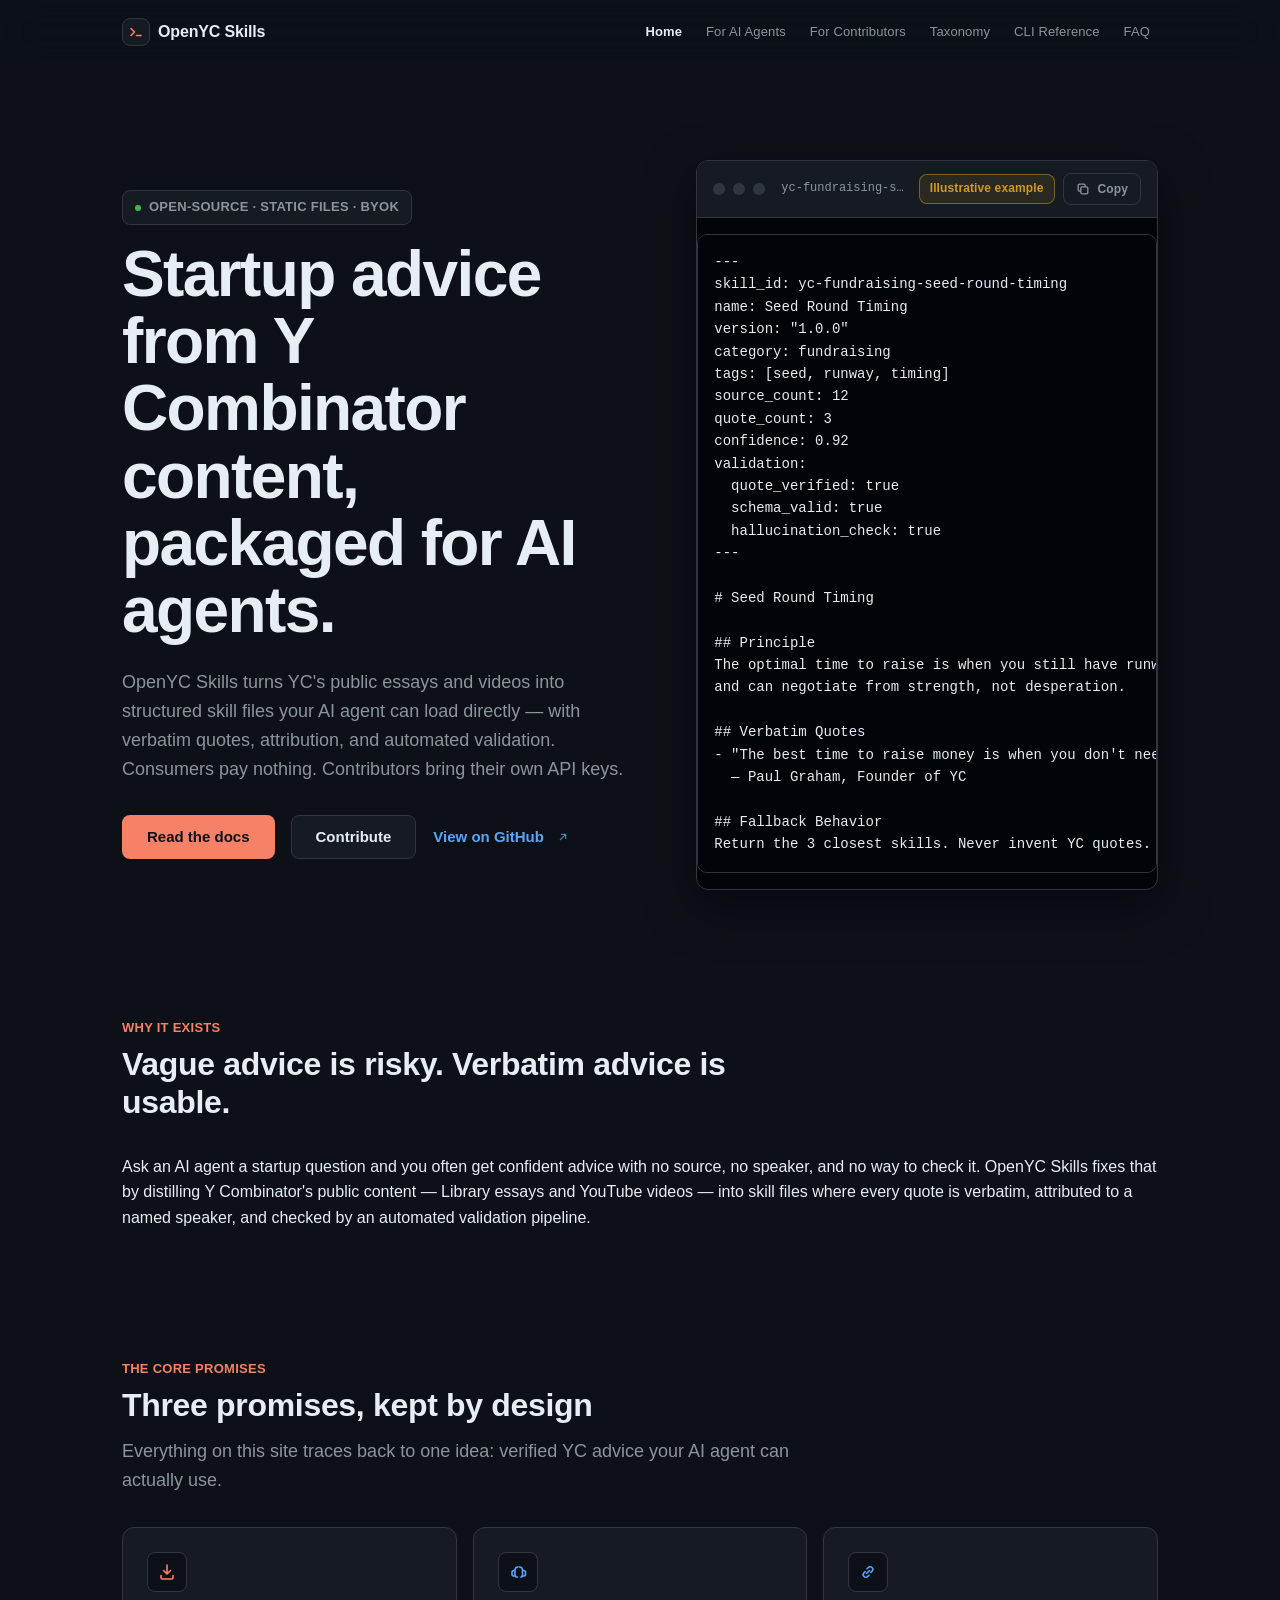
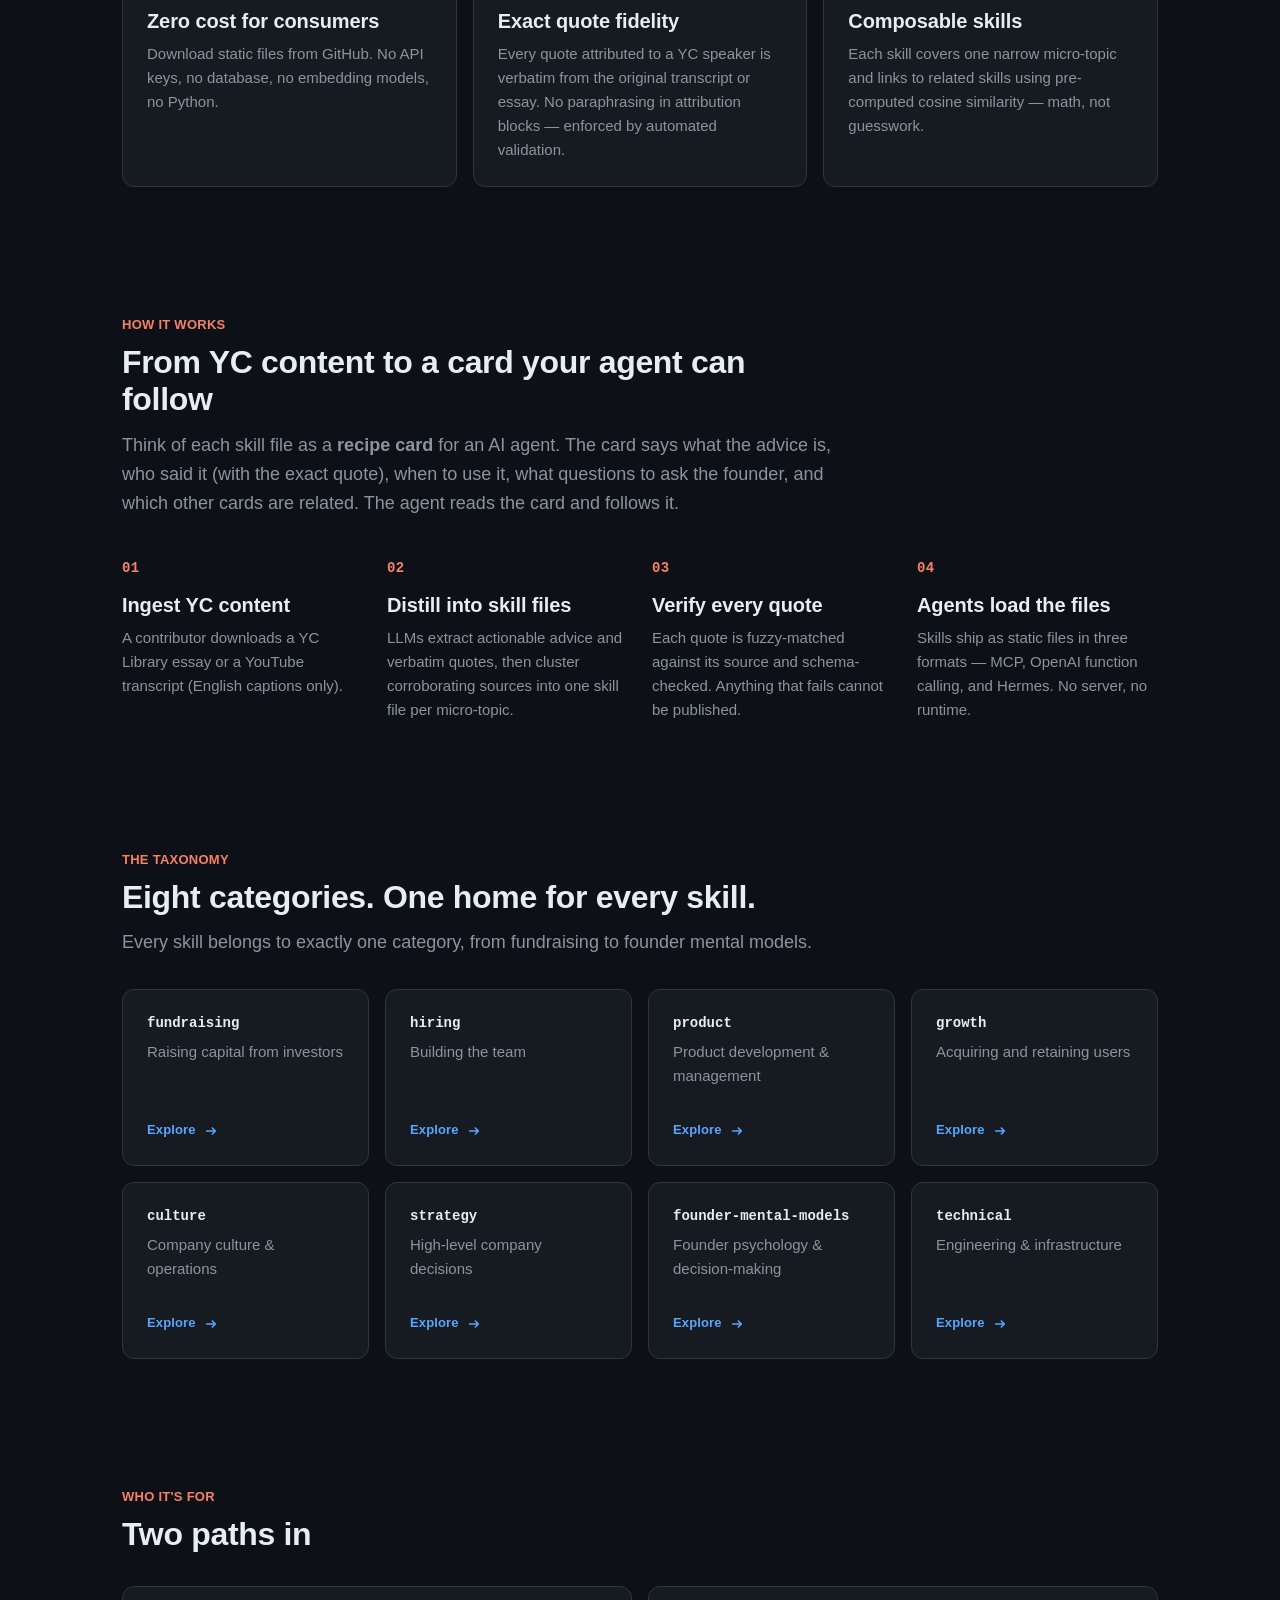
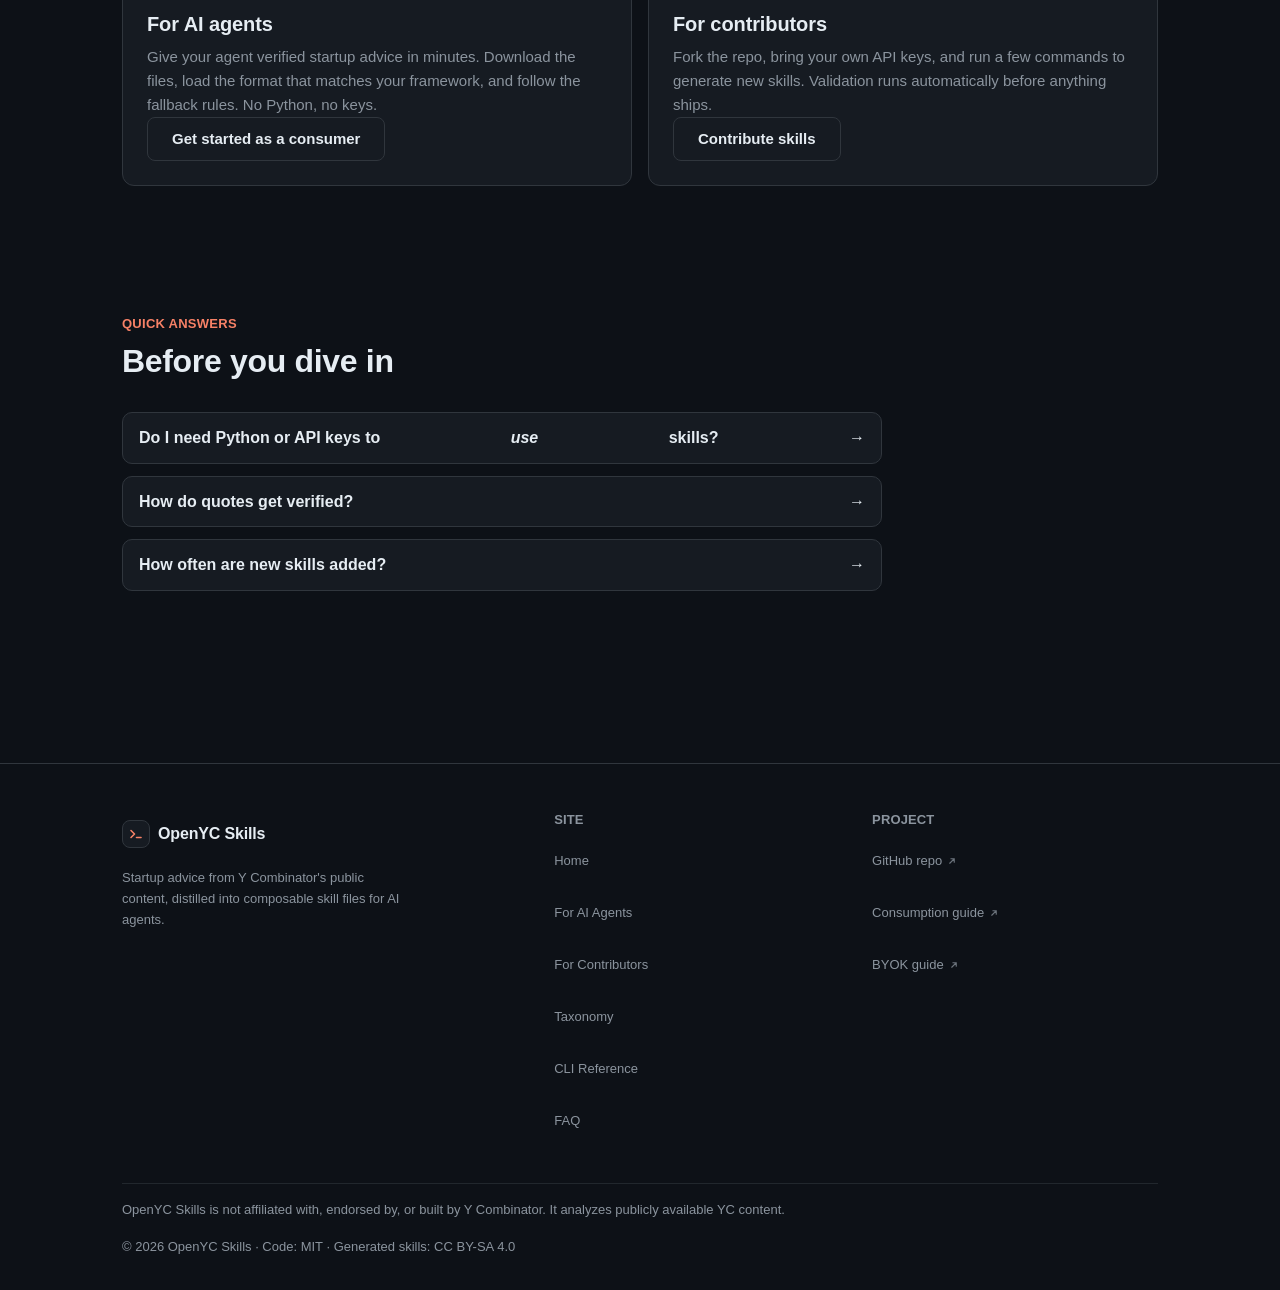
<file: index.html>
<!doctype html>
<html lang="en">
<head>
  <meta charset="utf-8">
  <meta name="viewport" content="width=device-width, initial-scale=1">
  <title>OpenYC Skills — Startup advice from Y Combinator, packaged for AI agents</title>
  <meta name="description" content="Startup advice from Y Combinator's public essays and videos, distilled into verified skill files your AI agent can load directly. Free static files — no server, no API keys.">
  <link rel="canonical" href="https://hanushashwat.github.io/OpenYC-Website/">
  <meta property="og:type" content="website">
  <meta property="og:title" content="OpenYC Skills">
  <meta property="og:description" content="Startup advice from Y Combinator content, packaged for AI agents. Verified quotes, composable skill files, three agent formats — free static files.">
  <meta property="og:url" content="https://hanushashwat.github.io/OpenYC-Website/">
  <link rel="stylesheet" href="styles/main.css">
  <script src="scripts/motion.js" defer></script>
  <script src="scripts/main.js" defer></script>
</head>
<body>
  <a class="skip-link" href="#main">Skip to content</a>

  <header class="site-header" id="top">
    <div class="container header-inner">
      <a class="brand" href="index.html" aria-label="OpenYC Skills — home">
        <span class="brand-mark" aria-hidden="true">
          <svg viewBox="0 0 14 14" fill="none" stroke="currentColor" stroke-width="1.6" stroke-linecap="round" stroke-linejoin="round">
            <path d="M2 3.5 5.5 7 2 10.5"></path>
            <path d="M7.5 10.5H12"></path>
          </svg>
        </span>
        OpenYC Skills
      </a>
      <button class="nav-toggle" type="button" aria-expanded="false" aria-controls="site-nav" hidden>
        <span class="sr-only">Toggle menu</span>
        <svg class="icon-menu" viewBox="0 0 20 20" fill="none" stroke="currentColor" stroke-width="1.8" stroke-linecap="round" aria-hidden="true">
          <path d="M3 5.5h14M3 10h14M3 14.5h14"></path>
        </svg>
        <svg class="icon-close" viewBox="0 0 20 20" fill="none" stroke="currentColor" stroke-width="1.8" stroke-linecap="round" aria-hidden="true">
          <path d="M5 5l10 10M15 5 5 15"></path>
        </svg>
      </button>
      <nav id="site-nav" aria-label="Primary">
        <ul class="nav-links">
          <li><a href="index.html" aria-current="page">Home</a></li>
          <li><a href="agents.html">For AI Agents</a></li>
          <li><a href="contributors.html">For Contributors</a></li>
          <li><a href="taxonomy.html">Taxonomy</a></li>
          <li><a href="cli.html">CLI Reference</a></li>
          <li><a href="about.html">FAQ</a></li>
        </ul>
      </nav>
    </div>
  </header>

  <main id="main">
    <!-- SOURCE: AGENTS.md §3.2 (30-second explanation), §3.3 (approved one-liner) -->
    <section class="hero">
      <div class="container">
        <div class="hero-copy hero-in">
          <p class="hero-eyebrow">
            <span class="eyebrow-dot" aria-hidden="true"></span>
            Open-source &middot; Static files &middot; BYOK
          </p>
          <h1>Startup advice from Y Combinator content, packaged for AI agents.</h1>
          <p class="hero-sub">OpenYC Skills turns YC's public essays and videos into structured skill files your AI agent can load directly &mdash; with verbatim quotes, attribution, and automated validation. Consumers pay nothing. Contributors bring their own API keys.</p>
          <div class="hero-actions">
            <a class="btn btn-primary" href="agents.html">Read the docs</a>
            <a class="btn btn-secondary" href="contributors.html">Contribute</a>
            <a class="btn btn-link" href="https://github.com/HanuShashwat/openyc-skills">
              View on GitHub
              <svg class="external-mark" viewBox="0 0 16 16" fill="none" stroke="currentColor" stroke-width="1.5" stroke-linecap="round" stroke-linejoin="round" aria-hidden="true" width="14" height="14">
                <path d="M5 11 11 5M6.5 5H11v4.5"></path>
              </svg>
            </a>
          </div>
        </div>
        <div class="hero-visual hero-in hero-in--delay">
          <div class="terminal">
            <div class="terminal-bar">
              <div class="terminal-bar-left">
                <span class="terminal-dot" aria-hidden="true"></span>
                <span class="terminal-dot" aria-hidden="true"></span>
                <span class="terminal-dot" aria-hidden="true"></span>
                <span class="terminal-filename">yc-fundraising-seed-round-timing.md</span>
              </div>
              <span class="terminal-actions">
                <span class="terminal-badge">Illustrative example</span>
              </span>
            </div>
            <!-- SOURCE: AGENTS.md §6.4 (skill anatomy). Content below is a simplified,
                 clearly labeled illustrative example — no skill files are published yet. -->
            <pre class="code" data-label="illustrative skill file"><code>---
skill_id: yc-fundraising-seed-round-timing
name: Seed Round Timing
version: "1.0.0"
category: fundraising
tags: [seed, runway, timing]
source_count: 12
quote_count: 3
confidence: 0.92
validation:
  quote_verified: true
  schema_valid: true
  hallucination_check: true
---

# Seed Round Timing

## Principle
The optimal time to raise is when you still have runway
and can negotiate from strength, not desperation.

## Verbatim Quotes
- "The best time to raise money is when you don't need it."
  — Paul Graham, Founder of YC

## Fallback Behavior
Return the 3 closest skills. Never invent YC quotes.</code></pre>
          </div>
        </div>
      </div>
    </section>

    <section class="section" aria-labelledby="problem-heading">
      <div class="container">
        <div class="section-head">
          <span class="section-kicker">Why it exists</span>
          <h2 id="problem-heading">Vague advice is risky. Verbatim advice is usable.</h2>
        </div>
        <p>Ask an AI agent a startup question and you often get confident advice with no source, no speaker, and no way to check it. OpenYC Skills fixes that by distilling Y Combinator's public content &mdash; Library essays and YouTube videos &mdash; into skill files where every quote is verbatim, attributed to a named speaker, and checked by an automated validation pipeline.</p>
      </div>
    </section>

    <!-- SOURCE: AGENTS.md §6.1 (the three core promises) -->
    <section class="section" aria-labelledby="promises-heading">
      <div class="container">
        <div class="section-head">
          <span class="section-kicker">The core promises</span>
          <h2 id="promises-heading">Three promises, kept by design</h2>
          <p class="section-lead">Everything on this site traces back to one idea: verified YC advice your AI agent can actually use.</p>
        </div>
        <div class="grid grid--promises">
          <article class="card card--pad card--lift">
            <span class="card-icon card-icon--accent" aria-hidden="true">
              <svg viewBox="0 0 20 20" fill="none" stroke="currentColor" stroke-width="1.6" stroke-linecap="round" stroke-linejoin="round">
                <path d="M10 3v9m0 0 3.5-3.5M10 12 6.5 8.5"></path>
                <path d="M4 13.5v2A1.5 1.5 0 0 0 5.5 17h9a1.5 1.5 0 0 0 1.5-1.5v-2"></path>
              </svg>
            </span>
            <h3 class="card-title">Zero cost for consumers</h3>
            <p class="card-text">Download static files from GitHub. No API keys, no database, no embedding models, no Python.</p>
          </article>
          <article class="card card--pad card--lift">
            <span class="card-icon" aria-hidden="true">
              <svg viewBox="0 0 20 20" fill="none" stroke="currentColor" stroke-width="1.6" stroke-linecap="round" stroke-linejoin="round">
                <path d="M7 8.5c0-2 1.2-3.5 3-3.5M7 8.5v4.8c0 .9.7 1.7 1.7 1.7h.8M7 8.5H5.8c-.9 0-1.8.7-1.8 1.7v2.1c0 .9.7 1.7 1.7 1.7h1.8"></path>
                <path d="M14.5 8.5c0-2-1.2-3.5-3-3.5m3 3.5v4.8c0 .9-.7 1.7-1.7 1.7H13m1.5-6.5h1.2c.9 0 1.8.7 1.8 1.7v2.1c0 .9-.7 1.7-1.7 1.7h-1.8"></path>
              </svg>
            </span>
            <h3 class="card-title">Exact quote fidelity</h3>
            <p class="card-text">Every quote attributed to a YC speaker is verbatim from the original transcript or essay. No paraphrasing in attribution blocks &mdash; enforced by automated validation.</p>
          </article>
          <article class="card card--pad card--lift">
            <span class="card-icon" aria-hidden="true">
              <svg viewBox="0 0 20 20" fill="none" stroke="currentColor" stroke-width="1.6" stroke-linecap="round" stroke-linejoin="round">
                <path d="M8.5 11.5l3-3"></path>
                <path d="M9 6.8 10.3 5.5a2.6 2.6 0 0 1 3.7 3.7L12.7 10.5"></path>
                <path d="M11 13.2 9.7 14.5a2.6 2.6 0 0 1-3.7-3.7L7.3 9.5"></path>
              </svg>
            </span>
            <h3 class="card-title">Composable skills</h3>
            <p class="card-text">Each skill covers one narrow micro-topic and links to related skills using pre-computed cosine similarity &mdash; math, not guesswork.</p>
          </article>
        </div>
      </div>
    </section>

    <!-- SOURCE: AGENTS.md §3.4 (analogy) and §6.7 (pipeline stages, plain English) -->
    <section class="section" aria-labelledby="how-heading">
      <div class="container">
        <div class="section-head">
          <span class="section-kicker">How it works</span>
          <h2 id="how-heading">From YC content to a card your agent can follow</h2>
          <p class="section-lead">Think of each skill file as a <strong>recipe card</strong> for an AI agent. The card says what the advice is, who said it (with the exact quote), when to use it, what questions to ask the founder, and which other cards are related. The agent reads the card and follows it.</p>
        </div>
        <ol class="steps">
          <li class="step">
            <h3 class="step-title">Ingest YC content</h3>
            <p class="step-text">A contributor downloads a YC Library essay or a YouTube transcript (English captions only).</p>
          </li>
          <li class="step">
            <h3 class="step-title">Distill into skill files</h3>
            <p class="step-text">LLMs extract actionable advice and verbatim quotes, then cluster corroborating sources into one skill file per micro-topic.</p>
          </li>
          <li class="step">
            <h3 class="step-title">Verify every quote</h3>
            <p class="step-text">Each quote is fuzzy-matched against its source and schema-checked. Anything that fails cannot be published.</p>
          </li>
          <li class="step">
            <h3 class="step-title">Agents load the files</h3>
            <p class="step-text">Skills ship as static files in three formats &mdash; MCP, OpenAI function calling, and Hermes. No server, no runtime.</p>
          </li>
        </ol>
      </div>
    </section>

    <!-- SOURCE: AGENTS.md §6.3 (8 categories, exact names/descriptions) -->
    <section class="section" aria-labelledby="taxonomy-heading">
      <div class="container">
        <div class="section-head">
          <span class="section-kicker">The taxonomy</span>
          <h2 id="taxonomy-heading">Eight categories. One home for every skill.</h2>
          <p class="section-lead">Every skill belongs to exactly one category, from fundraising to founder mental models.</p>
        </div>
        <div class="grid grid--categories">
          <a class="card card--pad card--lift card-link category-card" href="taxonomy.html">
            <h3 class="card-title">fundraising</h3>
            <p class="card-text">Raising capital from investors</p>
            <span class="card-cta">Explore
              <svg viewBox="0 0 16 16" fill="none" stroke="currentColor" stroke-width="1.8" stroke-linecap="round" stroke-linejoin="round" aria-hidden="true">
                <path d="M3 8h10m0 0-3.5-3.5M13 8 9.5 11.5"></path>
              </svg>
            </span>
          </a>
          <a class="card card--pad card--lift card-link category-card" href="taxonomy.html">
            <h3 class="card-title">hiring</h3>
            <p class="card-text">Building the team</p>
            <span class="card-cta">Explore
              <svg viewBox="0 0 16 16" fill="none" stroke="currentColor" stroke-width="1.8" stroke-linecap="round" stroke-linejoin="round" aria-hidden="true">
                <path d="M3 8h10m0 0-3.5-3.5M13 8 9.5 11.5"></path>
              </svg>
            </span>
          </a>
          <a class="card card--pad card--lift card-link category-card" href="taxonomy.html">
            <h3 class="card-title">product</h3>
            <p class="card-text">Product development &amp; management</p>
            <span class="card-cta">Explore
              <svg viewBox="0 0 16 16" fill="none" stroke="currentColor" stroke-width="1.8" stroke-linecap="round" stroke-linejoin="round" aria-hidden="true">
                <path d="M3 8h10m0 0-3.5-3.5M13 8 9.5 11.5"></path>
              </svg>
            </span>
          </a>
          <a class="card card--pad card--lift card-link category-card" href="taxonomy.html">
            <h3 class="card-title">growth</h3>
            <p class="card-text">Acquiring and retaining users</p>
            <span class="card-cta">Explore
              <svg viewBox="0 0 16 16" fill="none" stroke="currentColor" stroke-width="1.8" stroke-linecap="round" stroke-linejoin="round" aria-hidden="true">
                <path d="M3 8h10m0 0-3.5-3.5M13 8 9.5 11.5"></path>
              </svg>
            </span>
          </a>
          <a class="card card--pad card--lift card-link category-card" href="taxonomy.html">
            <h3 class="card-title">culture</h3>
            <p class="card-text">Company culture &amp; operations</p>
            <span class="card-cta">Explore
              <svg viewBox="0 0 16 16" fill="none" stroke="currentColor" stroke-width="1.8" stroke-linecap="round" stroke-linejoin="round" aria-hidden="true">
                <path d="M3 8h10m0 0-3.5-3.5M13 8 9.5 11.5"></path>
              </svg>
            </span>
          </a>
          <a class="card card--pad card--lift card-link category-card" href="taxonomy.html">
            <h3 class="card-title">strategy</h3>
            <p class="card-text">High-level company decisions</p>
            <span class="card-cta">Explore
              <svg viewBox="0 0 16 16" fill="none" stroke="currentColor" stroke-width="1.8" stroke-linecap="round" stroke-linejoin="round" aria-hidden="true">
                <path d="M3 8h10m0 0-3.5-3.5M13 8 9.5 11.5"></path>
              </svg>
            </span>
          </a>
          <a class="card card--pad card--lift card-link category-card" href="taxonomy.html">
            <h3 class="card-title">founder-mental-models</h3>
            <p class="card-text">Founder psychology &amp; decision-making</p>
            <span class="card-cta">Explore
              <svg viewBox="0 0 16 16" fill="none" stroke="currentColor" stroke-width="1.8" stroke-linecap="round" stroke-linejoin="round" aria-hidden="true">
                <path d="M3 8h10m0 0-3.5-3.5M13 8 9.5 11.5"></path>
              </svg>
            </span>
          </a>
          <a class="card card--pad card--lift card-link category-card" href="taxonomy.html">
            <h3 class="card-title">technical</h3>
            <p class="card-text">Engineering &amp; infrastructure</p>
            <span class="card-cta">Explore
              <svg viewBox="0 0 16 16" fill="none" stroke="currentColor" stroke-width="1.8" stroke-linecap="round" stroke-linejoin="round" aria-hidden="true">
                <path d="M3 8h10m0 0-3.5-3.5M13 8 9.5 11.5"></path>
              </svg>
            </span>
          </a>
        </div>
      </div>
    </section>

    <section class="section" aria-labelledby="audience-heading">
      <div class="container">
        <div class="section-head">
          <span class="section-kicker">Who it's for</span>
          <h2 id="audience-heading">Two paths in</h2>
        </div>
        <div class="grid grid--audience">
          <article class="card card--pad">
            <h3 class="card-title">For AI agents</h3>
            <p class="card-text">Give your agent verified startup advice in minutes. Download the files, load the format that matches your framework, and follow the fallback rules. No Python, no keys.</p>
            <a class="btn btn-secondary" href="agents.html">Get started as a consumer</a>
          </article>
          <article class="card card--pad">
            <h3 class="card-title">For contributors</h3>
            <p class="card-text">Fork the repo, bring your own API keys, and run a few commands to generate new skills. Validation runs automatically before anything ships.</p>
            <a class="btn btn-secondary" href="contributors.html">Contribute skills</a>
          </article>
        </div>
      </div>
    </section>

    <!-- SOURCE: AGENTS.md §8.7 FAQ items; answers from docs/CONSUMPTION.md FAQ -->
    <section class="section section--tight" aria-labelledby="faq-teaser-heading">
      <div class="container">
        <div class="section-head">
          <span class="section-kicker">Quick answers</span>
          <h2 id="faq-teaser-heading">Before you dive in</h2>
        </div>
        <ul class="faq-teaser">
          <li><a href="about.html#q-python">Do I need Python or API keys to <em>use</em> skills? <span aria-hidden="true">&rarr;</span></a></li>
          <li><a href="about.html#q-verified">How do quotes get verified? <span aria-hidden="true">&rarr;</span></a></li>
          <li><a href="about.html#q-frequency">How often are new skills added? <span aria-hidden="true">&rarr;</span></a></li>
        </ul>
      </div>
    </section>
  </main>

  <footer class="site-footer">
    <div class="container">
      <div class="footer-grid">
        <div class="footer-brand">
          <a class="brand" href="index.html" aria-label="OpenYC Skills — home">
            <span class="brand-mark" aria-hidden="true">
              <svg viewBox="0 0 14 14" fill="none" stroke="currentColor" stroke-width="1.6" stroke-linecap="round" stroke-linejoin="round">
                <path d="M2 3.5 5.5 7 2 10.5"></path>
                <path d="M7.5 10.5H12"></path>
              </svg>
            </span>
            OpenYC Skills
          </a>
          <p>Startup advice from Y Combinator's public content, distilled into composable skill files for AI agents.</p>
        </div>
        <nav aria-label="Footer — site">
          <h2 class="footer-heading">Site</h2>
          <ul class="footer-links">
            <li><a href="index.html">Home</a></li>
            <li><a href="agents.html">For AI Agents</a></li>
            <li><a href="contributors.html">For Contributors</a></li>
            <li><a href="taxonomy.html">Taxonomy</a></li>
            <li><a href="cli.html">CLI Reference</a></li>
            <li><a href="about.html">FAQ</a></li>
          </ul>
        </nav>
        <nav aria-label="Footer — project">
          <h2 class="footer-heading">Project</h2>
          <ul class="footer-links">
            <li><a href="https://github.com/HanuShashwat/openyc-skills">GitHub repo
              <svg class="external-mark" viewBox="0 0 16 16" fill="none" stroke="currentColor" stroke-width="1.5" stroke-linecap="round" stroke-linejoin="round" aria-hidden="true" width="12" height="12">
                <path d="M5 11 11 5M6.5 5H11v4.5"></path>
              </svg>
            </a></li>
            <li><a href="https://github.com/HanuShashwat/openyc-skills/blob/main/docs/CONSUMPTION.md">Consumption guide
              <svg class="external-mark" viewBox="0 0 16 16" fill="none" stroke="currentColor" stroke-width="1.5" stroke-linecap="round" stroke-linejoin="round" aria-hidden="true" width="12" height="12">
                <path d="M5 11 11 5M6.5 5H11v4.5"></path>
              </svg>
            </a></li>
            <li><a href="https://github.com/HanuShashwat/openyc-skills/blob/main/docs/BYOK.md">BYOK guide
              <svg class="external-mark" viewBox="0 0 16 16" fill="none" stroke="currentColor" stroke-width="1.5" stroke-linecap="round" stroke-linejoin="round" aria-hidden="true" width="12" height="12">
                <path d="M5 11 11 5M6.5 5H11v4.5"></path>
              </svg>
            </a></li>
          </ul>
        </nav>
      </div>
      <!-- SOURCE: AGENTS.md §16.1.1 (disclaimer is required) -->
      <p class="footer-disclaimer">OpenYC Skills is not affiliated with, endorsed by, or built by Y Combinator. It analyzes publicly available YC content.</p>
      <!-- SOURCE: AGENTS.md §6.11 (licenses) -->
      <p class="footer-legal">&copy; 2026 OpenYC Skills &middot; Code: MIT &middot; Generated skills: CC BY-SA 4.0</p>
    </div>
  </footer>
</body>
</html>
</file>
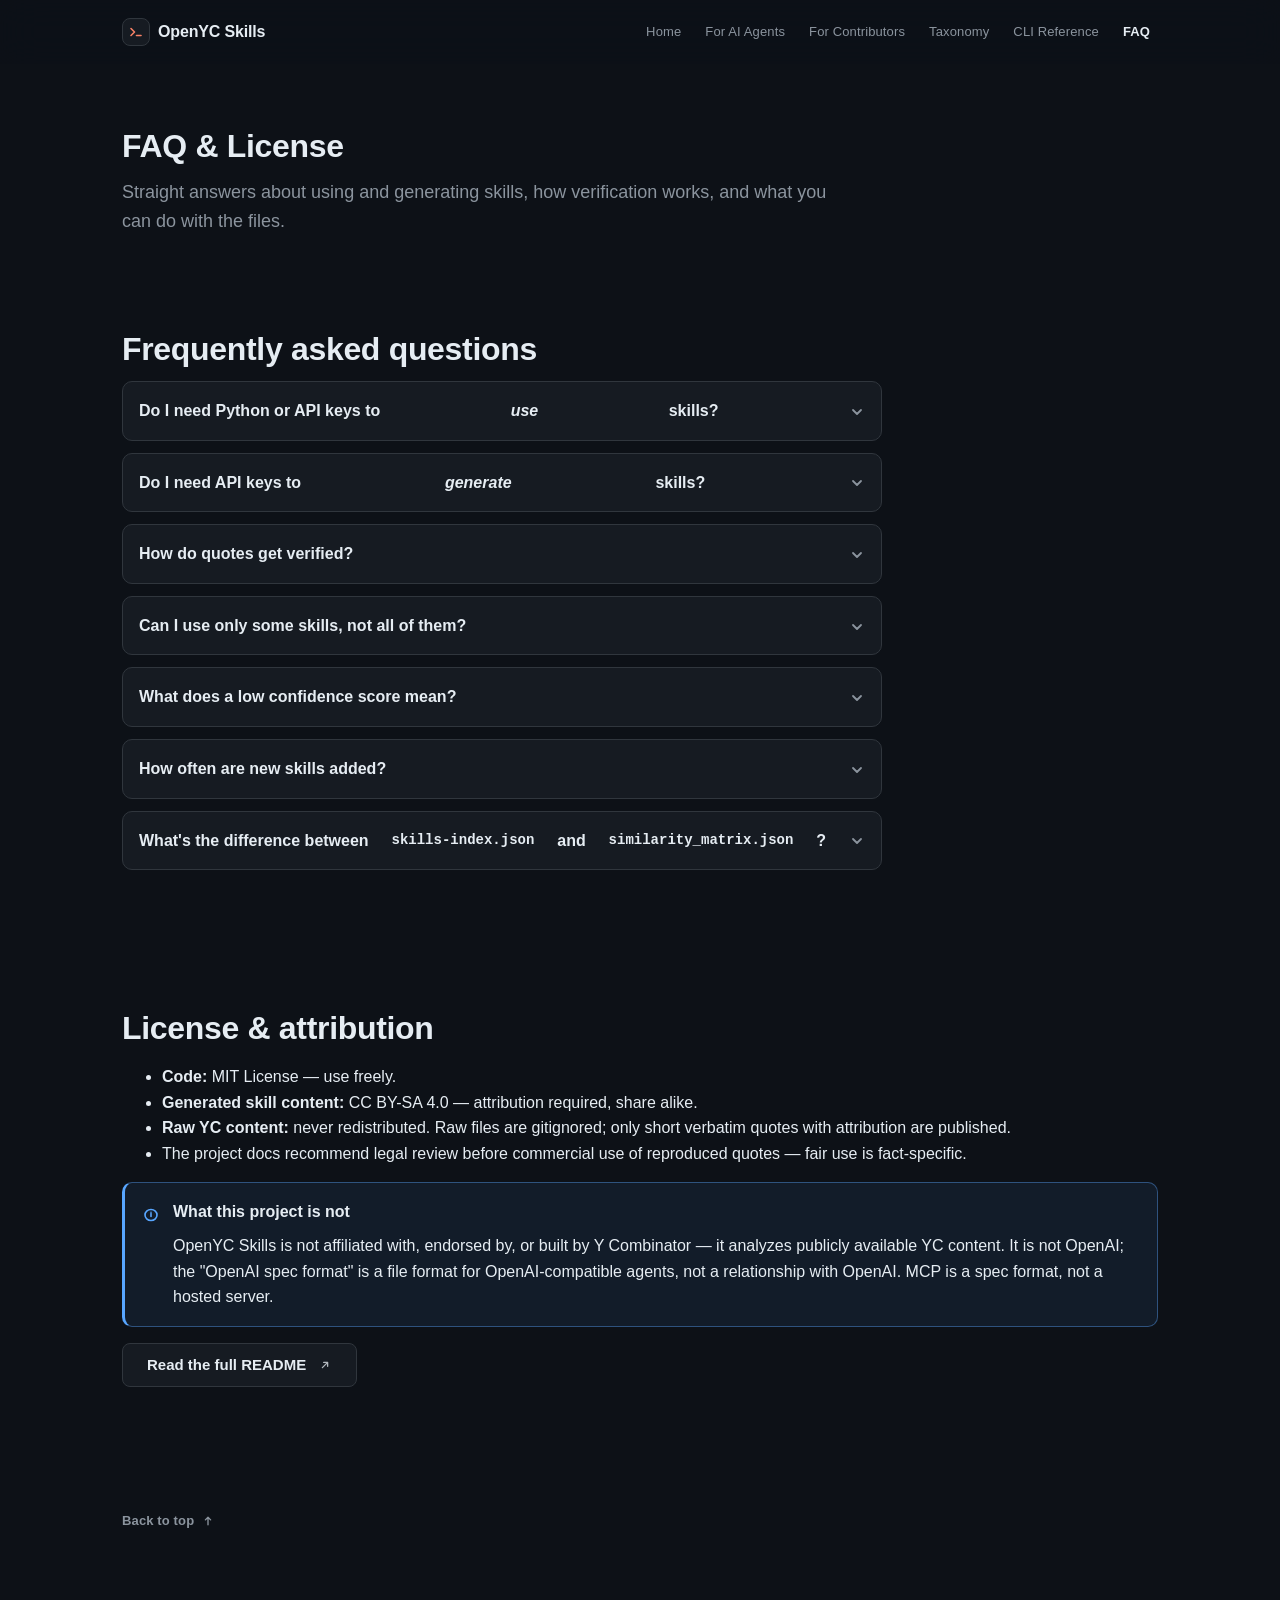
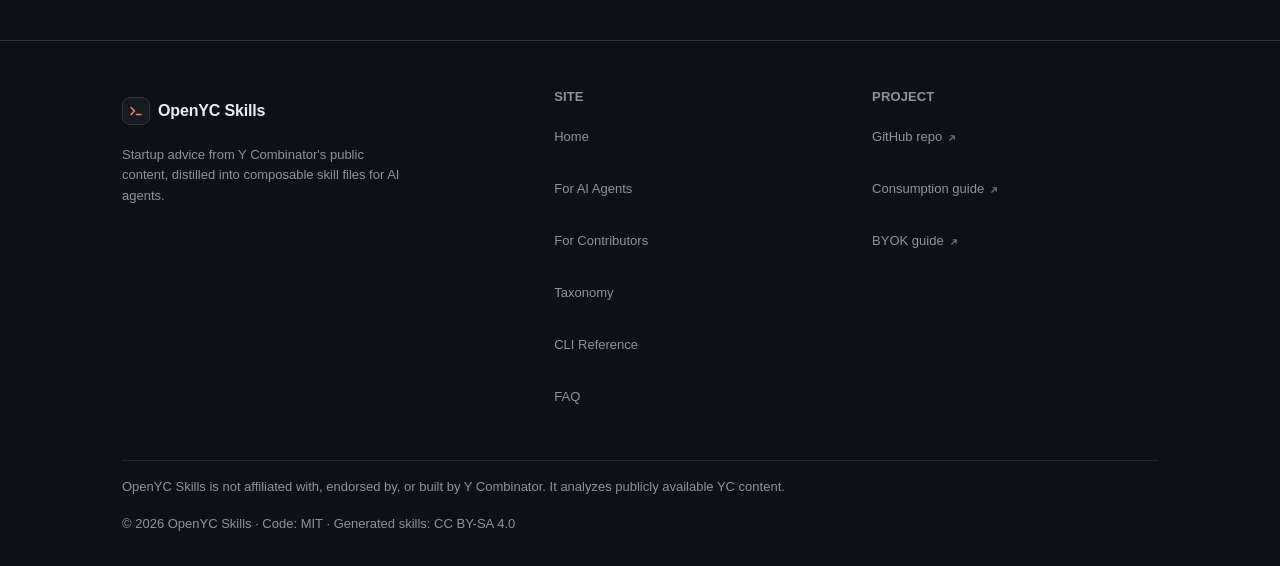
<file: about.html>
<!doctype html>
<html lang="en">
<head>
  <meta charset="utf-8">
  <meta name="viewport" content="width=device-width, initial-scale=1">
  <title>FAQ & License — OpenYC Skills</title>
  <meta name="description" content="Frequently asked questions about OpenYC Skills — using skills, generating them, quote verification, confidence, release cadence — plus license details (MIT + CC BY-SA 4.0) and the Y Combinator disclaimer.">
  <link rel="canonical" href="https://hanushashwat.github.io/OpenYC-Website/about.html">
  <link rel="stylesheet" href="styles/main.css">
  <script src="scripts/motion.js" defer></script>
  <script src="scripts/main.js" defer></script>
</head>
<body>
  <a class="skip-link" href="#main">Skip to content</a>

  <header class="site-header" id="top">
    <div class="container header-inner">
      <a class="brand" href="index.html" aria-label="OpenYC Skills — home">
        <span class="brand-mark" aria-hidden="true">
          <svg viewBox="0 0 14 14" fill="none" stroke="currentColor" stroke-width="1.6" stroke-linecap="round" stroke-linejoin="round">
            <path d="M2 3.5 5.5 7 2 10.5"></path>
            <path d="M7.5 10.5H12"></path>
          </svg>
        </span>
        OpenYC Skills
      </a>
      <button class="nav-toggle" type="button" aria-expanded="false" aria-controls="site-nav" hidden>
        <span class="sr-only">Toggle menu</span>
        <svg class="icon-menu" viewBox="0 0 20 20" fill="none" stroke="currentColor" stroke-width="1.8" stroke-linecap="round" aria-hidden="true">
          <path d="M3 5.5h14M3 10h14M3 14.5h14"></path>
        </svg>
        <svg class="icon-close" viewBox="0 0 20 20" fill="none" stroke="currentColor" stroke-width="1.8" stroke-linecap="round" aria-hidden="true">
          <path d="M5 5l10 10M15 5 5 15"></path>
        </svg>
      </button>
      <nav id="site-nav" aria-label="Primary">
        <ul class="nav-links">
          <li><a href="index.html">Home</a></li>
          <li><a href="agents.html">For AI Agents</a></li>
          <li><a href="contributors.html">For Contributors</a></li>
          <li><a href="taxonomy.html">Taxonomy</a></li>
          <li><a href="cli.html">CLI Reference</a></li>
          <li><a href="about.html" aria-current="page">FAQ</a></li>
        </ul>
      </nav>
    </div>
  </header>

  <main id="main">
    <section class="page-head">
      <div class="container">
        <h1 class="page-title">FAQ &amp; License</h1>
        <p class="page-lead">Straight answers about using and generating skills, how verification works, and what you can do with the files.</p>
      </div>
    </section>

    <!-- SOURCE: docs/CONSUMPTION.md FAQ + AGENTS.md §6.8/§6.6/§6.10 -->
    <section class="section section--tight" aria-labelledby="faq">
      <div class="container">
        <h2 id="faq">Frequently asked questions</h2>
        <div class="faq">
          <details class="faq-item" id="q-python">
            <summary>
              Do I need Python or API keys to <em>use</em> skills?
              <span class="summary-chevron" aria-hidden="true">
                <svg viewBox="0 0 16 16" fill="none" stroke="currentColor" stroke-width="1.8" stroke-linecap="round" stroke-linejoin="round">
                  <path d="m4 6 4 4 4-4"></path>
                </svg>
              </span>
            </summary>
            <div class="faq-body">
              <div class="faq-inner">
                <p><strong>No.</strong> Skills are static Markdown and JSON files. You can read them with any programming language &mdash; no Python, no API keys, no database, no embedding models.</p>
              </div>
            </div>
          </details>

          <details class="faq-item" id="q-generate">
            <summary>
              Do I need API keys to <em>generate</em> skills?
              <span class="summary-chevron" aria-hidden="true">
                <svg viewBox="0 0 16 16" fill="none" stroke="currentColor" stroke-width="1.8" stroke-linecap="round" stroke-linejoin="round">
                  <path d="m4 6 4 4 4-4"></path>
                </svg>
              </span>
            </summary>
            <div class="faq-body">
              <div class="faq-inner">
                <p><strong>Yes.</strong> Generating skills is a BYOK model: contributors supply at least one LLM API key (DeepSeek, Kimi, GLM, or Gemini) and run the pipeline locally. See <a href="contributors.html">For Contributors</a>.</p>
              </div>
            </div>
          </details>

          <details class="faq-item" id="q-verified">
            <summary>
              How do quotes get verified?
              <span class="summary-chevron" aria-hidden="true">
                <svg viewBox="0 0 16 16" fill="none" stroke="currentColor" stroke-width="1.8" stroke-linecap="round" stroke-linejoin="round">
                  <path d="m4 6 4 4 4-4"></path>
                </svg>
              </span>
            </summary>
            <div class="faq-body">
              <div class="faq-inner">
                <p>A three-layer validation suite: fuzzy quote verification against the source chunk (rapidfuzz), schema validation of the skill's frontmatter (Pydantic), and a hallucination guard that checks for invented speakers, claims, or quotes (Gemini as LLM-as-judge). Skills that fail move to <code>skills/_failed/</code> and cannot be published. GitHub Actions re-runs validation on every pull request.</p>
              </div>
            </div>
          </details>

          <details class="faq-item" id="q-some">
            <summary>
              Can I use only some skills, not all of them?
              <span class="summary-chevron" aria-hidden="true">
                <svg viewBox="0 0 16 16" fill="none" stroke="currentColor" stroke-width="1.8" stroke-linecap="round" stroke-linejoin="round">
                  <path d="m4 6 4 4 4-4"></path>
                </svg>
              </span>
            </summary>
            <div class="faq-body">
              <div class="faq-inner">
                <p><strong>Yes.</strong> Pick and choose the skills relevant to your use case. The <code>by_category</code> and <code>by_tag</code> lookups in <code>skills-index.json</code> make filtering easy, and the <code>/category</code> and <code>%tag</code> signal prefixes route queries to a subset.</p>
              </div>
            </div>
          </details>

          <details class="faq-item" id="q-confidence">
            <summary>
              What does a low confidence score mean?
              <span class="summary-chevron" aria-hidden="true">
                <svg viewBox="0 0 16 16" fill="none" stroke="currentColor" stroke-width="1.8" stroke-linecap="round" stroke-linejoin="round">
                  <path d="m4 6 4 4 4-4"></path>
                </svg>
              </span>
            </summary>
            <div class="faq-body">
              <div class="faq-inner">
                <p>Confidence is a 0.0&ndash;1.0 score computed from cluster metrics &mdash; not the LLM's opinion. A low score means fewer sources corroborated the advice, or sources disagreed. The skill is still valid but should be treated as less authoritative; consider pairing it with related higher-confidence skills.</p>
              </div>
            </div>
          </details>

          <details class="faq-item" id="q-frequency">
            <summary>
              How often are new skills added?
              <span class="summary-chevron" aria-hidden="true">
                <svg viewBox="0 0 16 16" fill="none" stroke="currentColor" stroke-width="1.8" stroke-linecap="round" stroke-linejoin="round">
                  <path d="m4 6 4 4 4-4"></path>
                </svg>
              </span>
            </summary>
            <div class="faq-body">
              <div class="faq-inner">
                <p>Skills are added manually by contributors &mdash; there is no fixed schedule. Watch the repository or check Releases for updates.</p>
              </div>
            </div>
          </details>

          <details class="faq-item" id="q-index">
            <summary>
              What's the difference between <code>skills-index.json</code> and <code>similarity_matrix.json</code>?
              <span class="summary-chevron" aria-hidden="true">
                <svg viewBox="0 0 16 16" fill="none" stroke="currentColor" stroke-width="1.8" stroke-linecap="round" stroke-linejoin="round">
                  <path d="m4 6 4 4 4-4"></path>
                </svg>
              </span>
            </summary>
            <div class="faq-body">
              <div class="faq-inner">
                <p><code>skills-index.json</code> is a <strong>lookup table</strong> &mdash; find skills by ID, tag, or category. <code>similarity_matrix.json</code> is a <strong>relationship matrix</strong> &mdash; pre-computed cosine similarity between every pair of skills, used for fuzzy search and <code>related_skills</code>.</p>
              </div>
            </div>
          </details>
        </div>
      </div>
    </section>

    <!-- SOURCE: AGENTS.md §6.11 (licensing and attribution, exact) -->
    <section class="section section--tight" aria-labelledby="license">
      <div class="container">
        <h2 id="license">License &amp; attribution</h2>
        <ul>
          <li><strong>Code:</strong> MIT License &mdash; use freely.</li>
          <li><strong>Generated skill content:</strong> CC BY-SA 4.0 &mdash; attribution required, share alike.</li>
          <li><strong>Raw YC content:</strong> never redistributed. Raw files are gitignored; only short verbatim quotes with attribution are published.</li>
          <li>The project docs recommend legal review before commercial use of reproduced quotes &mdash; fair use is fact-specific.</li>
        </ul>
        <div class="callout callout--info">
          <span class="callout-icon" aria-hidden="true">
            <svg viewBox="0 0 20 20" fill="none" stroke="currentColor" stroke-width="1.6" stroke-linecap="round" stroke-linejoin="round">
              <path d="M10 4.5c-3.5 0-6 2.5-6 5.5s2.5 5.5 6 5.5 6-2.5 6-5.5-2.5-5.5-6-5.5z"></path>
              <path d="M10 8.5v3M10 7.2v.1"></path>
            </svg>
          </span>
          <div>
            <p class="callout-title">What this project is not</p>
            <p>OpenYC Skills is not affiliated with, endorsed by, or built by Y Combinator &mdash; it analyzes publicly available YC content. It is not OpenAI; the "OpenAI spec format" is a file format for OpenAI-compatible agents, not a relationship with OpenAI. MCP is a spec format, not a hosted server.</p>
          </div>
        </div>
        <p><a class="btn btn-secondary" href="https://github.com/HanuShashwat/openyc-skills/blob/main/README.md">Read the full README
          <svg class="external-mark" viewBox="0 0 16 16" fill="none" stroke="currentColor" stroke-width="1.5" stroke-linecap="round" stroke-linejoin="round" aria-hidden="true" width="14" height="14">
            <path d="M5 11 11 5M6.5 5H11v4.5"></path>
          </svg>
        </a></p>
      </div>
    </section>

    <div class="container">
      <a class="back-to-top" href="#top">Back to top
        <svg viewBox="0 0 16 16" fill="none" stroke="currentColor" stroke-width="1.8" stroke-linecap="round" stroke-linejoin="round" aria-hidden="true" width="12" height="12">
          <path d="M8 13V3m0 0L4.5 6.5M8 3l3.5 3.5"></path>
        </svg>
      </a>
    </div>
  </main>

  <footer class="site-footer">
    <div class="container">
      <div class="footer-grid">
        <div class="footer-brand">
          <a class="brand" href="index.html" aria-label="OpenYC Skills — home">
            <span class="brand-mark" aria-hidden="true">
              <svg viewBox="0 0 14 14" fill="none" stroke="currentColor" stroke-width="1.6" stroke-linecap="round" stroke-linejoin="round">
                <path d="M2 3.5 5.5 7 2 10.5"></path>
                <path d="M7.5 10.5H12"></path>
              </svg>
            </span>
            OpenYC Skills
          </a>
          <p>Startup advice from Y Combinator's public content, distilled into composable skill files for AI agents.</p>
        </div>
        <nav aria-label="Footer — site">
          <h2 class="footer-heading">Site</h2>
          <ul class="footer-links">
            <li><a href="index.html">Home</a></li>
            <li><a href="agents.html">For AI Agents</a></li>
            <li><a href="contributors.html">For Contributors</a></li>
            <li><a href="taxonomy.html">Taxonomy</a></li>
            <li><a href="cli.html">CLI Reference</a></li>
            <li><a href="about.html">FAQ</a></li>
          </ul>
        </nav>
        <nav aria-label="Footer — project">
          <h2 class="footer-heading">Project</h2>
          <ul class="footer-links">
            <li><a href="https://github.com/HanuShashwat/openyc-skills">GitHub repo
              <svg class="external-mark" viewBox="0 0 16 16" fill="none" stroke="currentColor" stroke-width="1.5" stroke-linecap="round" stroke-linejoin="round" aria-hidden="true" width="12" height="12">
                <path d="M5 11 11 5M6.5 5H11v4.5"></path>
              </svg>
            </a></li>
            <li><a href="https://github.com/HanuShashwat/openyc-skills/blob/main/docs/CONSUMPTION.md">Consumption guide
              <svg class="external-mark" viewBox="0 0 16 16" fill="none" stroke="currentColor" stroke-width="1.5" stroke-linecap="round" stroke-linejoin="round" aria-hidden="true" width="12" height="12">
                <path d="M5 11 11 5M6.5 5H11v4.5"></path>
              </svg>
            </a></li>
            <li><a href="https://github.com/HanuShashwat/openyc-skills/blob/main/docs/BYOK.md">BYOK guide
              <svg class="external-mark" viewBox="0 0 16 16" fill="none" stroke="currentColor" stroke-width="1.5" stroke-linecap="round" stroke-linejoin="round" aria-hidden="true" width="12" height="12">
                <path d="M5 11 11 5M6.5 5H11v4.5"></path>
              </svg>
            </a></li>
          </ul>
        </nav>
      </div>
      <p class="footer-disclaimer">OpenYC Skills is not affiliated with, endorsed by, or built by Y Combinator. It analyzes publicly available YC content.</p>
      <p class="footer-legal">&copy; 2026 OpenYC Skills &middot; Code: MIT &middot; Generated skills: CC BY-SA 4.0</p>
    </div>
  </footer>
</body>
</html>
</file>
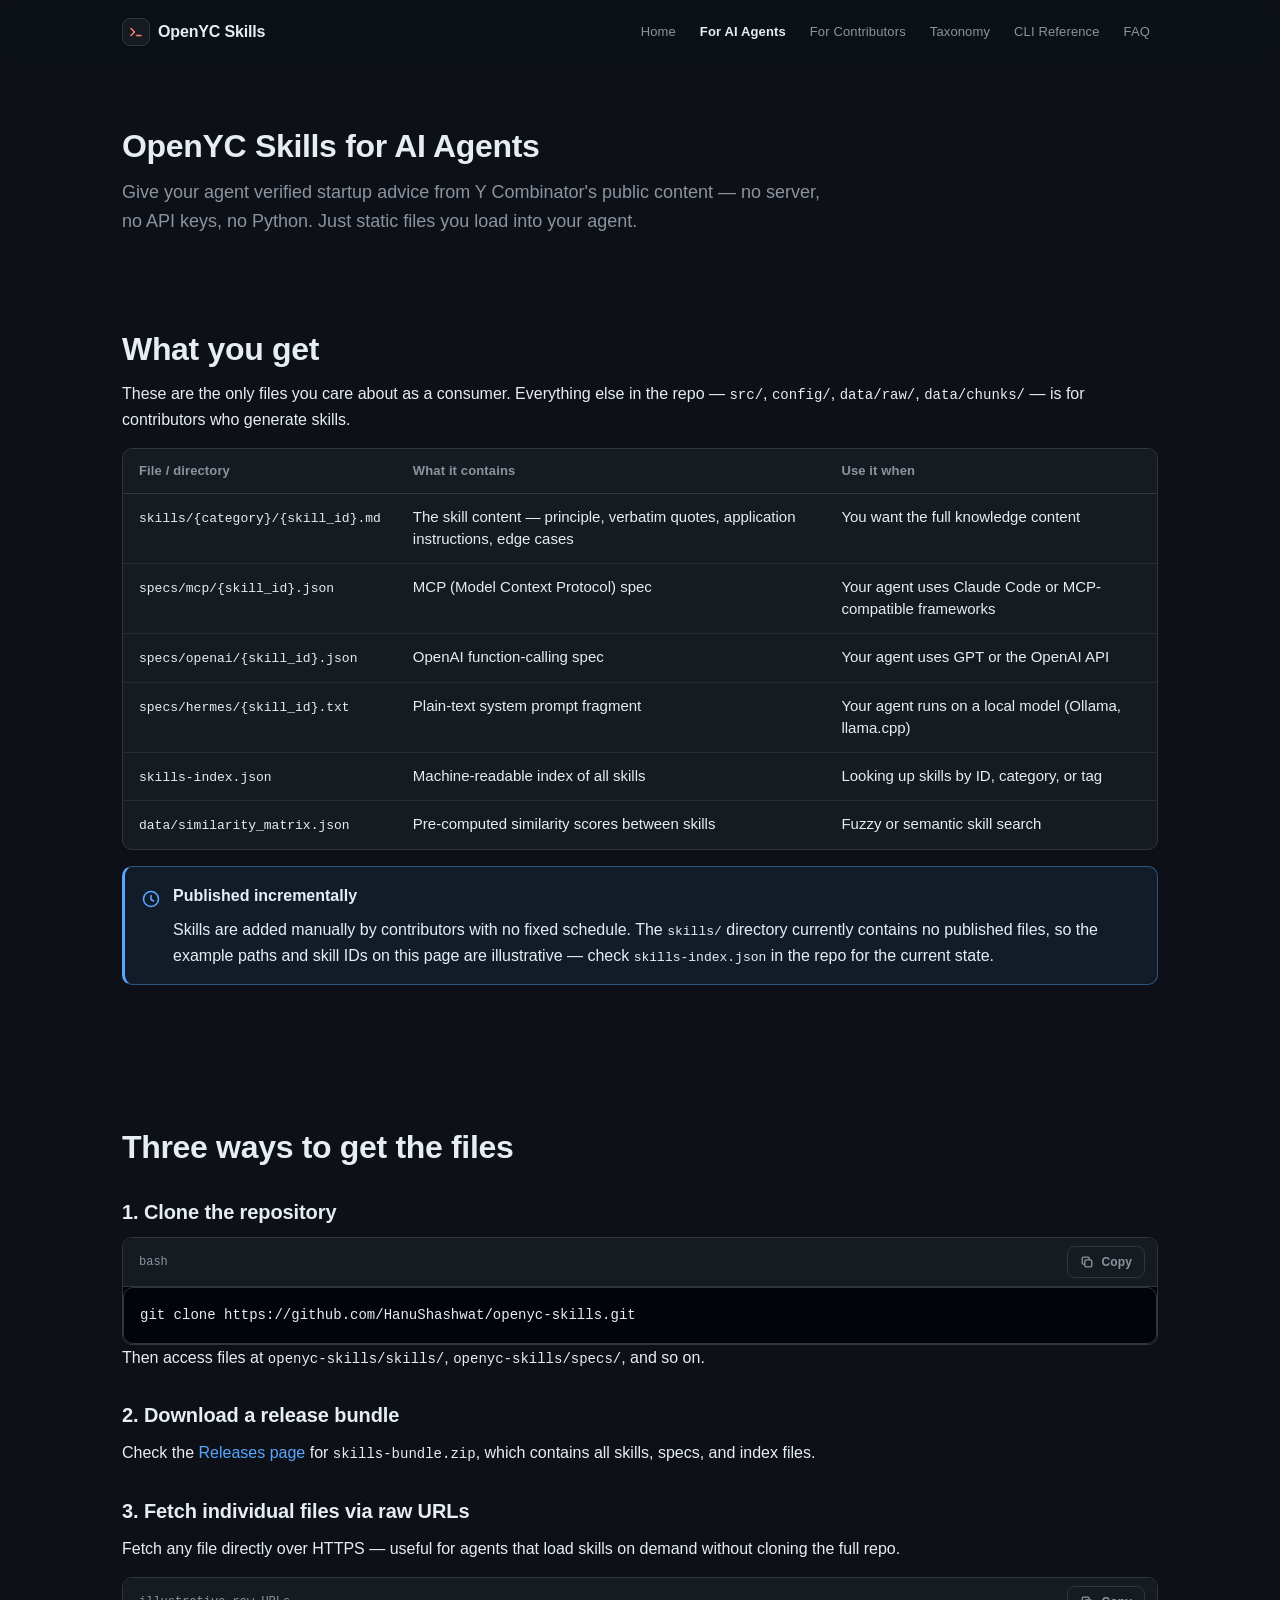
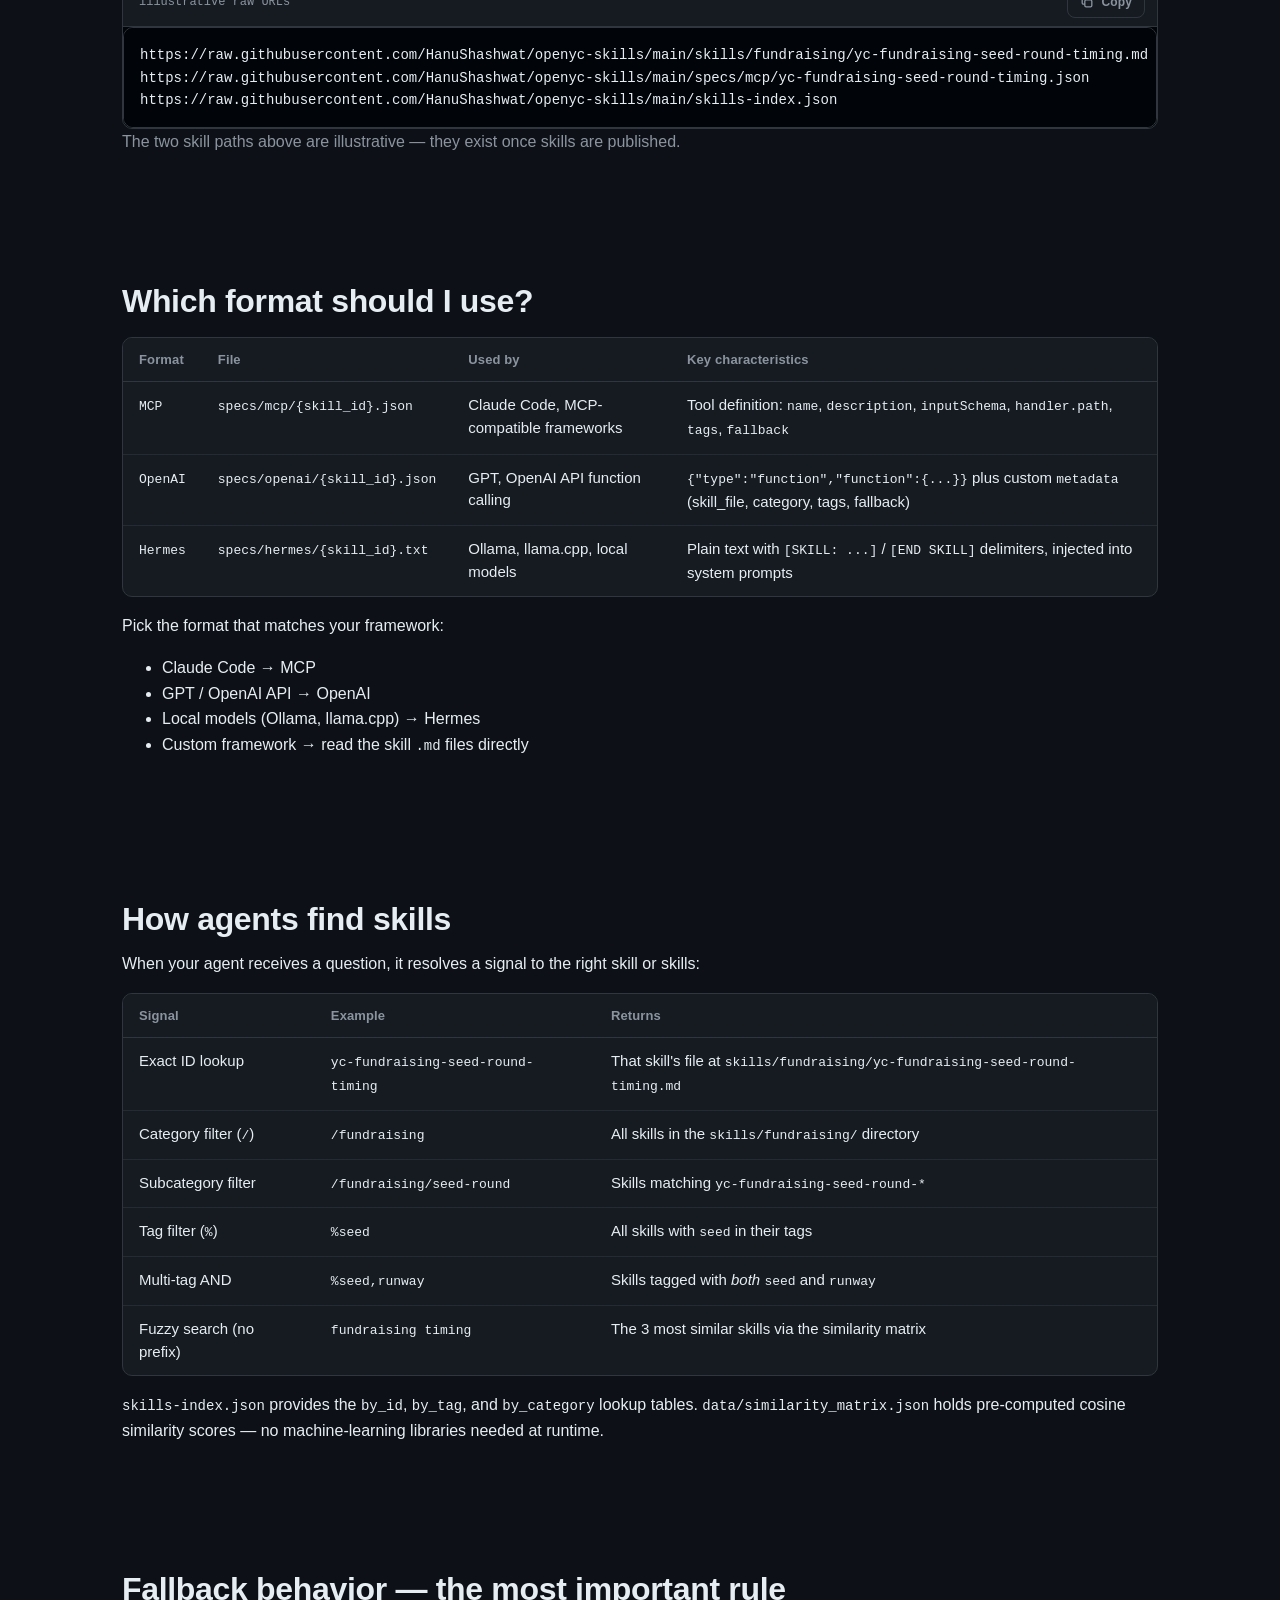
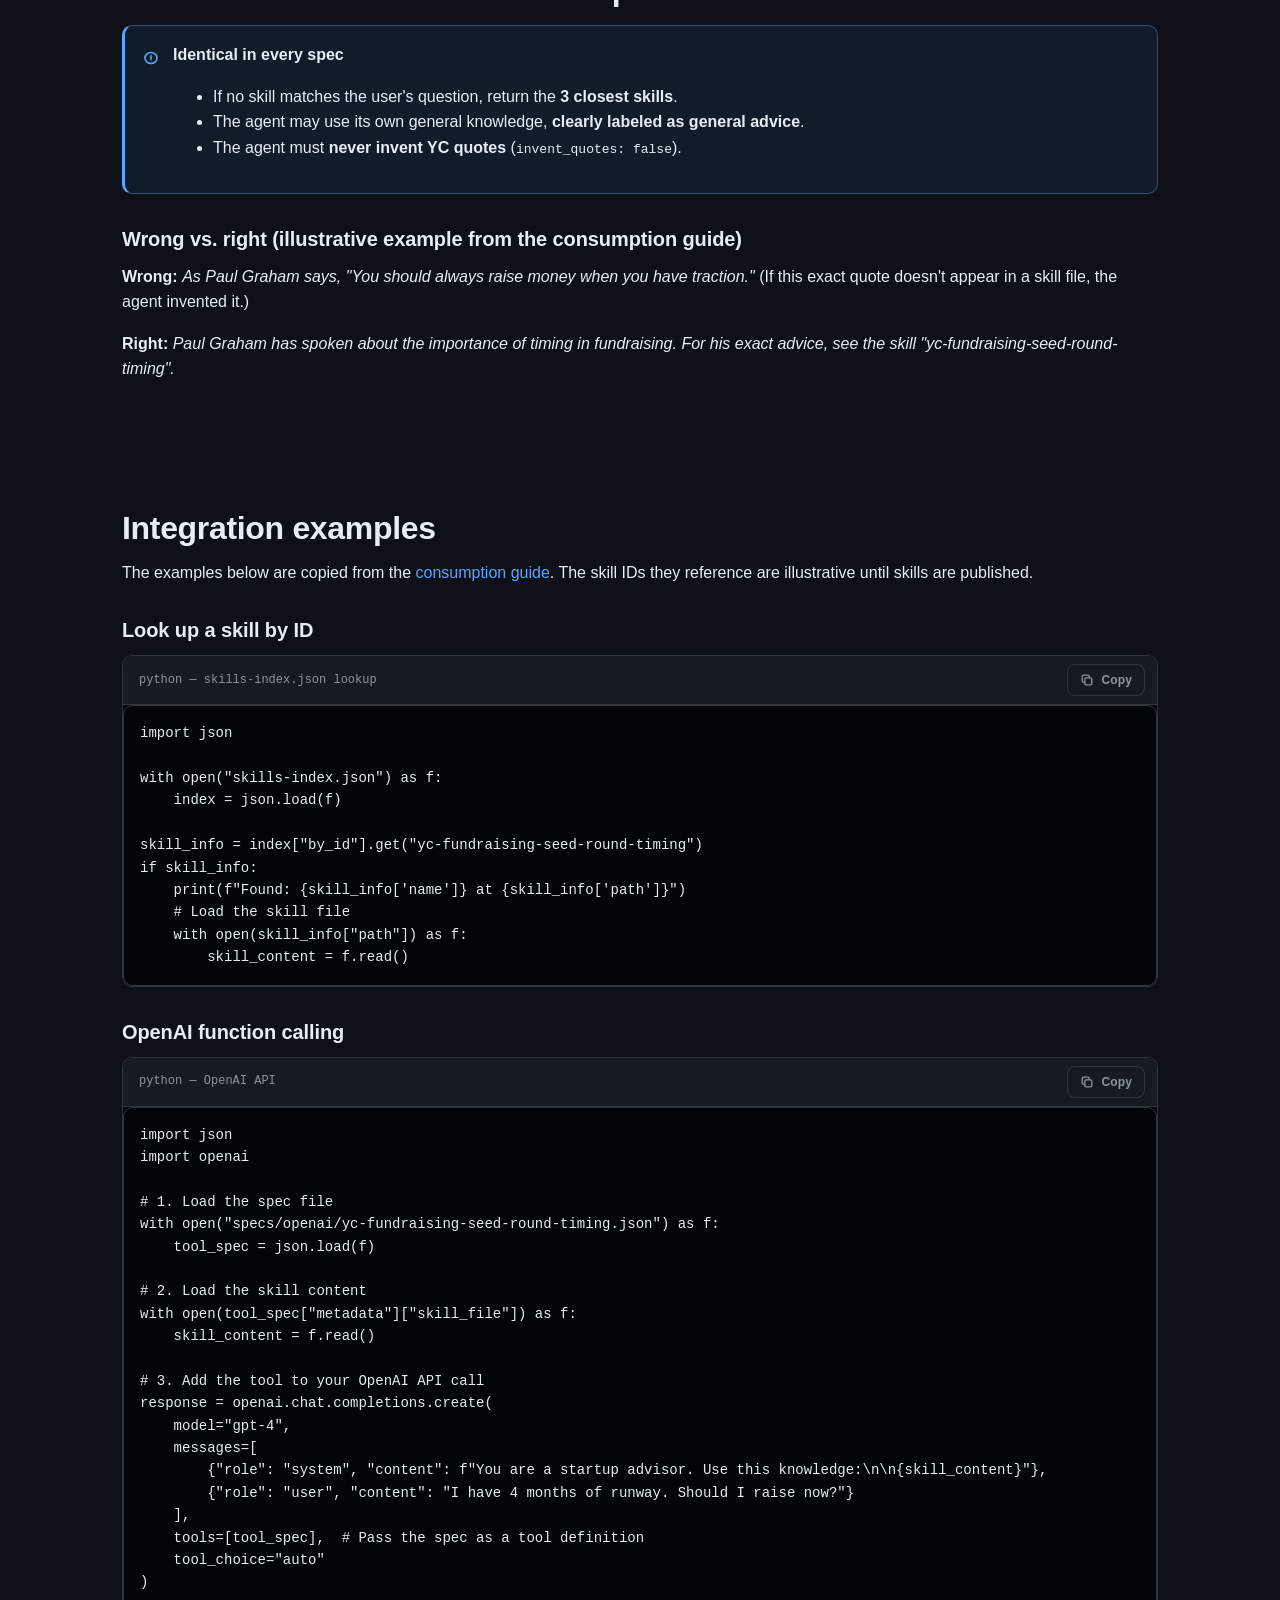
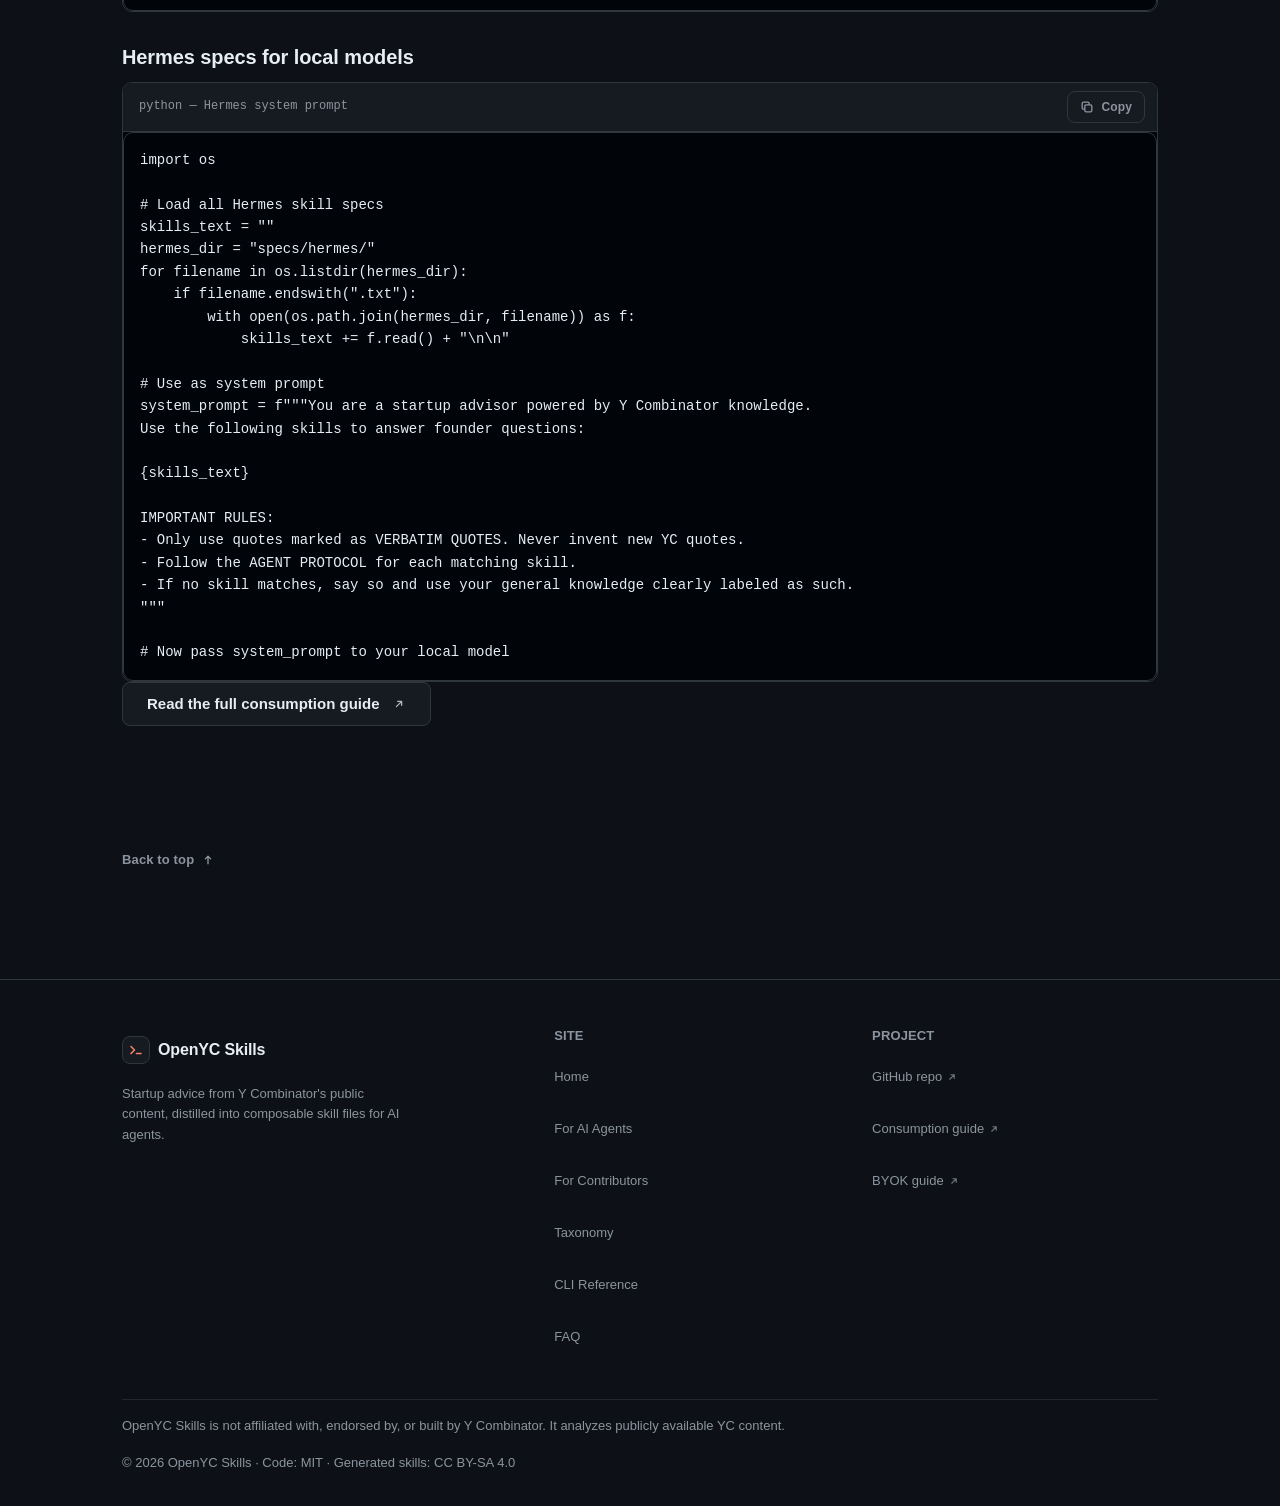
<file: agents.html>
<!doctype html>
<html lang="en">
<head>
  <meta charset="utf-8">
  <meta name="viewport" content="width=device-width, initial-scale=1">
  <title>For AI Agents — OpenYC Skills</title>
  <meta name="description" content="How to load OpenYC Skills into your AI agent: what you get, the three spec formats, signal routing, fallback rules, and copy-paste Python examples. No server, no API keys.">
  <link rel="canonical" href="https://hanushashwat.github.io/OpenYC-Website/agents.html">
  <link rel="stylesheet" href="styles/main.css">
  <script src="scripts/motion.js" defer></script>
  <script src="scripts/main.js" defer></script>
</head>
<body>
  <a class="skip-link" href="#main">Skip to content</a>

  <header class="site-header" id="top">
    <div class="container header-inner">
      <a class="brand" href="index.html" aria-label="OpenYC Skills — home">
        <span class="brand-mark" aria-hidden="true">
          <svg viewBox="0 0 14 14" fill="none" stroke="currentColor" stroke-width="1.6" stroke-linecap="round" stroke-linejoin="round">
            <path d="M2 3.5 5.5 7 2 10.5"></path>
            <path d="M7.5 10.5H12"></path>
          </svg>
        </span>
        OpenYC Skills
      </a>
      <button class="nav-toggle" type="button" aria-expanded="false" aria-controls="site-nav" hidden>
        <span class="sr-only">Toggle menu</span>
        <svg class="icon-menu" viewBox="0 0 20 20" fill="none" stroke="currentColor" stroke-width="1.8" stroke-linecap="round" aria-hidden="true">
          <path d="M3 5.5h14M3 10h14M3 14.5h14"></path>
        </svg>
        <svg class="icon-close" viewBox="0 0 20 20" fill="none" stroke="currentColor" stroke-width="1.8" stroke-linecap="round" aria-hidden="true">
          <path d="M5 5l10 10M15 5 5 15"></path>
        </svg>
      </button>
      <nav id="site-nav" aria-label="Primary">
        <ul class="nav-links">
          <li><a href="index.html">Home</a></li>
          <li><a href="agents.html" aria-current="page">For AI Agents</a></li>
          <li><a href="contributors.html">For Contributors</a></li>
          <li><a href="taxonomy.html">Taxonomy</a></li>
          <li><a href="cli.html">CLI Reference</a></li>
          <li><a href="about.html">FAQ</a></li>
        </ul>
      </nav>
    </div>
  </header>

  <main id="main">
    <section class="page-head">
      <div class="container">
        <h1 class="page-title">OpenYC Skills for AI Agents</h1>
        <p class="page-lead">Give your agent verified startup advice from Y Combinator's public content &mdash; no server, no API keys, no Python. Just static files you load into your agent.</p>
      </div>
    </section>

    <!-- SOURCE: AGENTS.md §6.2 (outputs); table wording from docs/CONSUMPTION.md "What You're Getting" -->
    <section class="section section--tight" aria-labelledby="what-you-get">
      <div class="container">
        <h2 id="what-you-get">What you get</h2>
        <p>These are the only files you care about as a consumer. Everything else in the repo &mdash; <code>src/</code>, <code>config/</code>, <code>data/raw/</code>, <code>data/chunks/</code> &mdash; is for contributors who generate skills.</p>
        <div class="table-wrap">
          <table>
            <thead>
              <tr>
                <th scope="col">File / directory</th>
                <th scope="col">What it contains</th>
                <th scope="col">Use it when</th>
              </tr>
            </thead>
            <tbody>
              <tr>
                <td><code>skills/{category}/{skill_id}.md</code></td>
                <td>The skill content &mdash; principle, verbatim quotes, application instructions, edge cases</td>
                <td>You want the full knowledge content</td>
              </tr>
              <tr>
                <td><code>specs/mcp/{skill_id}.json</code></td>
                <td>MCP (Model Context Protocol) spec</td>
                <td>Your agent uses Claude Code or MCP-compatible frameworks</td>
              </tr>
              <tr>
                <td><code>specs/openai/{skill_id}.json</code></td>
                <td>OpenAI function-calling spec</td>
                <td>Your agent uses GPT or the OpenAI API</td>
              </tr>
              <tr>
                <td><code>specs/hermes/{skill_id}.txt</code></td>
                <td>Plain-text system prompt fragment</td>
                <td>Your agent runs on a local model (Ollama, llama.cpp)</td>
              </tr>
              <tr>
                <td><code>skills-index.json</code></td>
                <td>Machine-readable index of all skills</td>
                <td>Looking up skills by ID, category, or tag</td>
              </tr>
              <tr>
                <td><code>data/similarity_matrix.json</code></td>
                <td>Pre-computed similarity scores between skills</td>
                <td>Fuzzy or semantic skill search</td>
              </tr>
            </tbody>
          </table>
        </div>
        <div class="callout callout--info">
          <span class="callout-icon" aria-hidden="true">
            <svg viewBox="0 0 20 20" fill="none" stroke="currentColor" stroke-width="1.6" stroke-linecap="round" stroke-linejoin="round">
              <circle cx="10" cy="10" r="7.5"></circle>
              <path d="M10 6.5v4l2.5 1.5"></path>
            </svg>
          </span>
          <div>
            <p class="callout-title">Published incrementally</p>
            <p>Skills are added manually by contributors with no fixed schedule. The <code>skills/</code> directory currently contains no published files, so the example paths and skill IDs on this page are illustrative &mdash; check <code>skills-index.json</code> in the repo for the current state.</p>
          </div>
        </div>
      </div>
    </section>

    <!-- SOURCE: docs/CONSUMPTION.md "Getting the Files" (three exact methods) -->
    <section class="section section--tight" aria-labelledby="getting-files">
      <div class="container">
        <h2 id="getting-files">Three ways to get the files</h2>
        <h3>1. Clone the repository</h3>
        <pre class="code" data-label="bash"><code>git clone https://github.com/HanuShashwat/openyc-skills.git</code></pre>
        <p>Then access files at <code>openyc-skills/skills/</code>, <code>openyc-skills/specs/</code>, and so on.</p>

        <h3>2. Download a release bundle</h3>
        <p>Check the <a href="https://github.com/HanuShashwat/openyc-skills/releases">Releases page</a> for <code>skills-bundle.zip</code>, which contains all skills, specs, and index files.</p>

        <h3>3. Fetch individual files via raw URLs</h3>
        <p>Fetch any file directly over HTTPS &mdash; useful for agents that load skills on demand without cloning the full repo.</p>
        <pre class="code" data-label="illustrative raw URLs"><code>https://raw.githubusercontent.com/HanuShashwat/openyc-skills/main/skills/fundraising/yc-fundraising-seed-round-timing.md
https://raw.githubusercontent.com/HanuShashwat/openyc-skills/main/specs/mcp/yc-fundraising-seed-round-timing.json
https://raw.githubusercontent.com/HanuShashwat/openyc-skills/main/skills-index.json</code></pre>
        <p class="text-muted">The two skill paths above are illustrative &mdash; they exist once skills are published.</p>
      </div>
    </section>

    <!-- SOURCE: AGENTS.md §6.5 (spec formats, exact) -->
    <section class="section section--tight" aria-labelledby="formats">
      <div class="container">
        <h2 id="formats">Which format should I use?</h2>
        <div class="table-wrap">
          <table>
            <thead>
              <tr>
                <th scope="col">Format</th>
                <th scope="col">File</th>
                <th scope="col">Used by</th>
                <th scope="col">Key characteristics</th>
              </tr>
            </thead>
            <tbody>
              <tr>
                <td><code>MCP</code></td>
                <td><code>specs/mcp/{skill_id}.json</code></td>
                <td>Claude Code, MCP-compatible frameworks</td>
                <td>Tool definition: <code>name</code>, <code>description</code>, <code>inputSchema</code>, <code>handler.path</code>, <code>tags</code>, <code>fallback</code></td>
              </tr>
              <tr>
                <td><code>OpenAI</code></td>
                <td><code>specs/openai/{skill_id}.json</code></td>
                <td>GPT, OpenAI API function calling</td>
                <td><code>{"type":"function","function":{...}}</code> plus custom <code>metadata</code> (skill_file, category, tags, fallback)</td>
              </tr>
              <tr>
                <td><code>Hermes</code></td>
                <td><code>specs/hermes/{skill_id}.txt</code></td>
                <td>Ollama, llama.cpp, local models</td>
                <td>Plain text with <code>[SKILL: ...]</code> / <code>[END SKILL]</code> delimiters, injected into system prompts</td>
              </tr>
            </tbody>
          </table>
        </div>
        <p>Pick the format that matches your framework:</p>
        <ul>
          <li>Claude Code &rarr; MCP</li>
          <li>GPT / OpenAI API &rarr; OpenAI</li>
          <li>Local models (Ollama, llama.cpp) &rarr; Hermes</li>
          <li>Custom framework &rarr; read the skill <code>.md</code> files directly</li>
        </ul>
      </div>
    </section>

    <!-- SOURCE: docs/CONSUMPTION.md "Finding Skills — Signal Resolution & Routing" -->
    <section class="section section--tight" aria-labelledby="finding-skills">
      <div class="container">
        <h2 id="finding-skills">How agents find skills</h2>
        <p>When your agent receives a question, it resolves a signal to the right skill or skills:</p>
        <div class="table-wrap">
          <table>
            <thead>
              <tr>
                <th scope="col">Signal</th>
                <th scope="col">Example</th>
                <th scope="col">Returns</th>
              </tr>
            </thead>
            <tbody>
              <tr>
                <td>Exact ID lookup</td>
                <td><code>yc-fundraising-seed-round-timing</code></td>
                <td>That skill's file at <code>skills/fundraising/yc-fundraising-seed-round-timing.md</code></td>
              </tr>
              <tr>
                <td>Category filter (<code>/</code>)</td>
                <td><code>/fundraising</code></td>
                <td>All skills in the <code>skills/fundraising/</code> directory</td>
              </tr>
              <tr>
                <td>Subcategory filter</td>
                <td><code>/fundraising/seed-round</code></td>
                <td>Skills matching <code>yc-fundraising-seed-round-*</code></td>
              </tr>
              <tr>
                <td>Tag filter (<code>%</code>)</td>
                <td><code>%seed</code></td>
                <td>All skills with <code>seed</code> in their tags</td>
              </tr>
              <tr>
                <td>Multi-tag AND</td>
                <td><code>%seed,runway</code></td>
                <td>Skills tagged with <em>both</em> <code>seed</code> and <code>runway</code></td>
              </tr>
              <tr>
                <td>Fuzzy search (no prefix)</td>
                <td><code>fundraising timing</code></td>
                <td>The 3 most similar skills via the similarity matrix</td>
              </tr>
            </tbody>
          </table>
        </div>
        <p><code>skills-index.json</code> provides the <code>by_id</code>, <code>by_tag</code>, and <code>by_category</code> lookup tables. <code>data/similarity_matrix.json</code> holds pre-computed cosine similarity scores &mdash; no machine-learning libraries needed at runtime.</p>
      </div>
    </section>

    <!-- SOURCE: AGENTS.md §6.5 fallback rules + docs/CONSUMPTION.md §13 (exact Wrong/Right example) -->
    <section class="section section--tight" aria-labelledby="fallback">
      <div class="container">
        <h2 id="fallback">Fallback behavior &mdash; the most important rule</h2>
        <div class="callout callout--info">
          <span class="callout-icon" aria-hidden="true">
            <svg viewBox="0 0 20 20" fill="none" stroke="currentColor" stroke-width="1.6" stroke-linecap="round" stroke-linejoin="round">
              <path d="M10 4.5c-3.5 0-6 2.5-6 5.5s2.5 5.5 6 5.5 6-2.5 6-5.5-2.5-5.5-6-5.5z"></path>
              <path d="M10 8.5v3M10 7.2v.1"></path>
            </svg>
          </span>
          <div>
            <p class="callout-title">Identical in every spec</p>
            <ul>
              <li>If no skill matches the user's question, return the <strong>3 closest skills</strong>.</li>
              <li>The agent may use its own general knowledge, <strong>clearly labeled as general advice</strong>.</li>
              <li>The agent must <strong>never invent YC quotes</strong> (<code>invent_quotes: false</code>).</li>
            </ul>
          </div>
        </div>
        <h3>Wrong vs. right (illustrative example from the consumption guide)</h3>
        <p><strong>Wrong:</strong> <em>As Paul Graham says, "You should always raise money when you have traction."</em> (If this exact quote doesn't appear in a skill file, the agent invented it.)</p>
        <p><strong>Right:</strong> <em>Paul Graham has spoken about the importance of timing in fundraising. For his exact advice, see the skill "yc-fundraising-seed-round-timing".</em></p>
      </div>
    </section>

    <!-- SOURCE: docs/CONSUMPTION.md "Integration Examples" (code copied verbatim) -->
    <section class="section section--tight" aria-labelledby="examples">
      <div class="container">
        <h2 id="examples">Integration examples</h2>
        <p>The examples below are copied from the <a href="https://github.com/HanuShashwat/openyc-skills/blob/main/docs/CONSUMPTION.md">consumption guide</a>. The skill IDs they reference are illustrative until skills are published.</p>

        <h3>Look up a skill by ID</h3>
        <pre class="code" data-label="python — skills-index.json lookup"><code>import json

with open("skills-index.json") as f:
    index = json.load(f)

skill_info = index["by_id"].get("yc-fundraising-seed-round-timing")
if skill_info:
    print(f"Found: {skill_info['name']} at {skill_info['path']}")
    # Load the skill file
    with open(skill_info["path"]) as f:
        skill_content = f.read()</code></pre>

        <h3>OpenAI function calling</h3>
        <pre class="code" data-label="python — OpenAI API"><code>import json
import openai

# 1. Load the spec file
with open("specs/openai/yc-fundraising-seed-round-timing.json") as f:
    tool_spec = json.load(f)

# 2. Load the skill content
with open(tool_spec["metadata"]["skill_file"]) as f:
    skill_content = f.read()

# 3. Add the tool to your OpenAI API call
response = openai.chat.completions.create(
    model="gpt-4",
    messages=[
        {"role": "system", "content": f"You are a startup advisor. Use this knowledge:\n\n{skill_content}"},
        {"role": "user", "content": "I have 4 months of runway. Should I raise now?"}
    ],
    tools=[tool_spec],  # Pass the spec as a tool definition
    tool_choice="auto"
)</code></pre>

        <h3>Hermes specs for local models</h3>
        <pre class="code" data-label="python — Hermes system prompt"><code>import os

# Load all Hermes skill specs
skills_text = ""
hermes_dir = "specs/hermes/"
for filename in os.listdir(hermes_dir):
    if filename.endswith(".txt"):
        with open(os.path.join(hermes_dir, filename)) as f:
            skills_text += f.read() + "\n\n"

# Use as system prompt
system_prompt = f"""You are a startup advisor powered by Y Combinator knowledge.
Use the following skills to answer founder questions:

{skills_text}

IMPORTANT RULES:
- Only use quotes marked as VERBATIM QUOTES. Never invent new YC quotes.
- Follow the AGENT PROTOCOL for each matching skill.
- If no skill matches, say so and use your general knowledge clearly labeled as such.
"""

# Now pass system_prompt to your local model</code></pre>

        <p><a class="btn btn-secondary" href="https://github.com/HanuShashwat/openyc-skills/blob/main/docs/CONSUMPTION.md">Read the full consumption guide
          <svg class="external-mark" viewBox="0 0 16 16" fill="none" stroke="currentColor" stroke-width="1.5" stroke-linecap="round" stroke-linejoin="round" aria-hidden="true" width="14" height="14">
            <path d="M5 11 11 5M6.5 5H11v4.5"></path>
          </svg>
        </a></p>
      </div>
    </section>

    <div class="container">
      <a class="back-to-top" href="#top">Back to top
        <svg viewBox="0 0 16 16" fill="none" stroke="currentColor" stroke-width="1.8" stroke-linecap="round" stroke-linejoin="round" aria-hidden="true" width="12" height="12">
          <path d="M8 13V3m0 0L4.5 6.5M8 3l3.5 3.5"></path>
        </svg>
      </a>
    </div>
  </main>

  <footer class="site-footer">
    <div class="container">
      <div class="footer-grid">
        <div class="footer-brand">
          <a class="brand" href="index.html" aria-label="OpenYC Skills — home">
            <span class="brand-mark" aria-hidden="true">
              <svg viewBox="0 0 14 14" fill="none" stroke="currentColor" stroke-width="1.6" stroke-linecap="round" stroke-linejoin="round">
                <path d="M2 3.5 5.5 7 2 10.5"></path>
                <path d="M7.5 10.5H12"></path>
              </svg>
            </span>
            OpenYC Skills
          </a>
          <p>Startup advice from Y Combinator's public content, distilled into composable skill files for AI agents.</p>
        </div>
        <nav aria-label="Footer — site">
          <h2 class="footer-heading">Site</h2>
          <ul class="footer-links">
            <li><a href="index.html">Home</a></li>
            <li><a href="agents.html">For AI Agents</a></li>
            <li><a href="contributors.html">For Contributors</a></li>
            <li><a href="taxonomy.html">Taxonomy</a></li>
            <li><a href="cli.html">CLI Reference</a></li>
            <li><a href="about.html">FAQ</a></li>
          </ul>
        </nav>
        <nav aria-label="Footer — project">
          <h2 class="footer-heading">Project</h2>
          <ul class="footer-links">
            <li><a href="https://github.com/HanuShashwat/openyc-skills">GitHub repo
              <svg class="external-mark" viewBox="0 0 16 16" fill="none" stroke="currentColor" stroke-width="1.5" stroke-linecap="round" stroke-linejoin="round" aria-hidden="true" width="12" height="12">
                <path d="M5 11 11 5M6.5 5H11v4.5"></path>
              </svg>
            </a></li>
            <li><a href="https://github.com/HanuShashwat/openyc-skills/blob/main/docs/CONSUMPTION.md">Consumption guide
              <svg class="external-mark" viewBox="0 0 16 16" fill="none" stroke="currentColor" stroke-width="1.5" stroke-linecap="round" stroke-linejoin="round" aria-hidden="true" width="12" height="12">
                <path d="M5 11 11 5M6.5 5H11v4.5"></path>
              </svg>
            </a></li>
            <li><a href="https://github.com/HanuShashwat/openyc-skills/blob/main/docs/BYOK.md">BYOK guide
              <svg class="external-mark" viewBox="0 0 16 16" fill="none" stroke="currentColor" stroke-width="1.5" stroke-linecap="round" stroke-linejoin="round" aria-hidden="true" width="12" height="12">
                <path d="M5 11 11 5M6.5 5H11v4.5"></path>
              </svg>
            </a></li>
          </ul>
        </nav>
      </div>
      <p class="footer-disclaimer">OpenYC Skills is not affiliated with, endorsed by, or built by Y Combinator. It analyzes publicly available YC content.</p>
      <p class="footer-legal">&copy; 2026 OpenYC Skills &middot; Code: MIT &middot; Generated skills: CC BY-SA 4.0</p>
    </div>
  </footer>
</body>
</html>
</file>
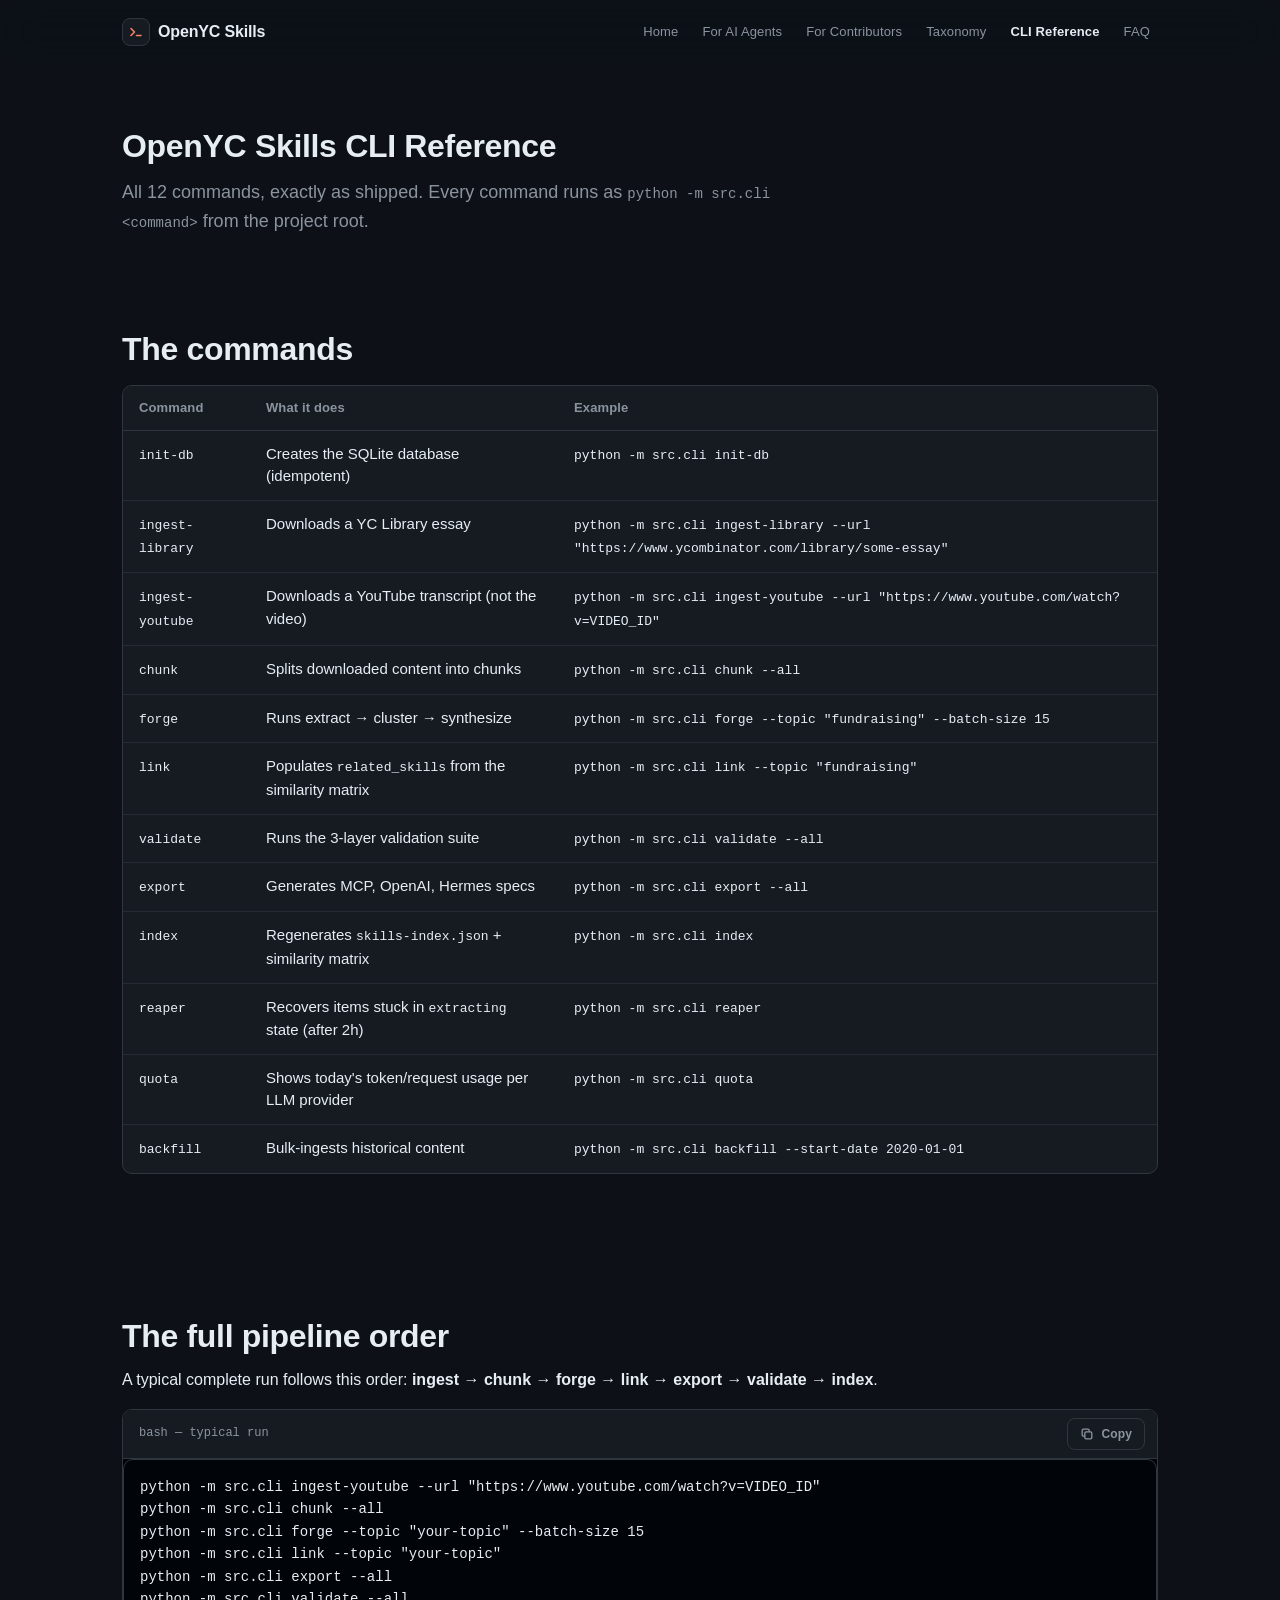
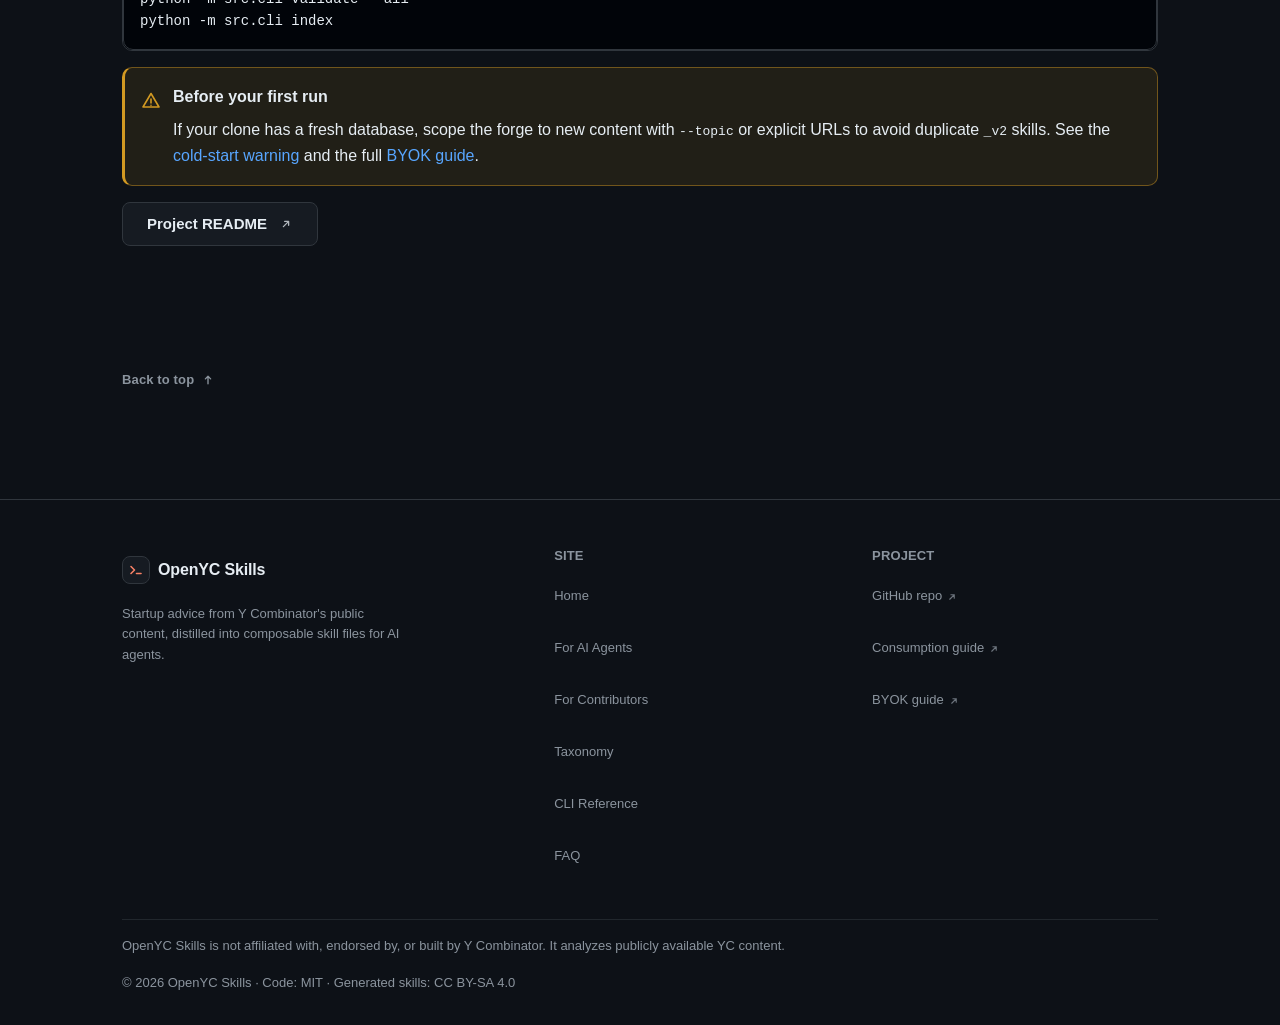
<file: cli.html>
<!doctype html>
<html lang="en">
<head>
  <meta charset="utf-8">
  <meta name="viewport" content="width=device-width, initial-scale=1">
  <title>CLI Reference — OpenYC Skills</title>
  <meta name="description" content="Every OpenYC Skills CLI command, exactly as shipped: init-db, ingest-library, ingest-youtube, chunk, forge, link, validate, export, index, reaper, quota, backfill.">
  <link rel="canonical" href="https://hanushashwat.github.io/OpenYC-Website/cli.html">
  <link rel="stylesheet" href="styles/main.css">
  <script src="scripts/motion.js" defer></script>
  <script src="scripts/main.js" defer></script>
</head>
<body>
  <a class="skip-link" href="#main">Skip to content</a>

  <header class="site-header" id="top">
    <div class="container header-inner">
      <a class="brand" href="index.html" aria-label="OpenYC Skills — home">
        <span class="brand-mark" aria-hidden="true">
          <svg viewBox="0 0 14 14" fill="none" stroke="currentColor" stroke-width="1.6" stroke-linecap="round" stroke-linejoin="round">
            <path d="M2 3.5 5.5 7 2 10.5"></path>
            <path d="M7.5 10.5H12"></path>
          </svg>
        </span>
        OpenYC Skills
      </a>
      <button class="nav-toggle" type="button" aria-expanded="false" aria-controls="site-nav" hidden>
        <span class="sr-only">Toggle menu</span>
        <svg class="icon-menu" viewBox="0 0 20 20" fill="none" stroke="currentColor" stroke-width="1.8" stroke-linecap="round" aria-hidden="true">
          <path d="M3 5.5h14M3 10h14M3 14.5h14"></path>
        </svg>
        <svg class="icon-close" viewBox="0 0 20 20" fill="none" stroke="currentColor" stroke-width="1.8" stroke-linecap="round" aria-hidden="true">
          <path d="M5 5l10 10M15 5 5 15"></path>
        </svg>
      </button>
      <nav id="site-nav" aria-label="Primary">
        <ul class="nav-links">
          <li><a href="index.html">Home</a></li>
          <li><a href="agents.html">For AI Agents</a></li>
          <li><a href="contributors.html">For Contributors</a></li>
          <li><a href="taxonomy.html">Taxonomy</a></li>
          <li><a href="cli.html" aria-current="page">CLI Reference</a></li>
          <li><a href="about.html">FAQ</a></li>
        </ul>
      </nav>
    </div>
  </header>

  <main id="main">
    <section class="page-head">
      <div class="container">
        <h1 class="page-title">OpenYC Skills CLI Reference</h1>
        <p class="page-lead">All 12 commands, exactly as shipped. Every command runs as <code>python -m src.cli &lt;command&gt;</code> from the project root.</p>
      </div>
    </section>

    <!-- SOURCE: AGENTS.md §6.9 (exact commands — copy verbatim, do not rename flags) -->
    <section class="section section--tight" aria-labelledby="commands">
      <div class="container">
        <h2 id="commands">The commands</h2>
        <div class="table-wrap">
          <table>
            <thead>
              <tr>
                <th scope="col">Command</th>
                <th scope="col">What it does</th>
                <th scope="col">Example</th>
              </tr>
            </thead>
            <tbody>
              <tr>
                <td><code>init-db</code></td>
                <td>Creates the SQLite database (idempotent)</td>
                <td><code>python -m src.cli init-db</code></td>
              </tr>
              <tr>
                <td><code>ingest-library</code></td>
                <td>Downloads a YC Library essay</td>
                <td><code>python -m src.cli ingest-library --url "https://www.ycombinator.com/library/some-essay"</code></td>
              </tr>
              <tr>
                <td><code>ingest-youtube</code></td>
                <td>Downloads a YouTube transcript (not the video)</td>
                <td><code>python -m src.cli ingest-youtube --url "https://www.youtube.com/watch?v=VIDEO_ID"</code></td>
              </tr>
              <tr>
                <td><code>chunk</code></td>
                <td>Splits downloaded content into chunks</td>
                <td><code>python -m src.cli chunk --all</code></td>
              </tr>
              <tr>
                <td><code>forge</code></td>
                <td>Runs extract &rarr; cluster &rarr; synthesize</td>
                <td><code>python -m src.cli forge --topic "fundraising" --batch-size 15</code></td>
              </tr>
              <tr>
                <td><code>link</code></td>
                <td>Populates <code>related_skills</code> from the similarity matrix</td>
                <td><code>python -m src.cli link --topic "fundraising"</code></td>
              </tr>
              <tr>
                <td><code>validate</code></td>
                <td>Runs the 3-layer validation suite</td>
                <td><code>python -m src.cli validate --all</code></td>
              </tr>
              <tr>
                <td><code>export</code></td>
                <td>Generates MCP, OpenAI, Hermes specs</td>
                <td><code>python -m src.cli export --all</code></td>
              </tr>
              <tr>
                <td><code>index</code></td>
                <td>Regenerates <code>skills-index.json</code> + similarity matrix</td>
                <td><code>python -m src.cli index</code></td>
              </tr>
              <tr>
                <td><code>reaper</code></td>
                <td>Recovers items stuck in <code>extracting</code> state (after 2h)</td>
                <td><code>python -m src.cli reaper</code></td>
              </tr>
              <tr>
                <td><code>quota</code></td>
                <td>Shows today's token/request usage per LLM provider</td>
                <td><code>python -m src.cli quota</code></td>
              </tr>
              <tr>
                <td><code>backfill</code></td>
                <td>Bulk-ingests historical content</td>
                <td><code>python -m src.cli backfill --start-date 2020-01-01</code></td>
              </tr>
            </tbody>
          </table>
        </div>
      </div>
    </section>

    <!-- SOURCE: AGENTS.md §8.6 (pipeline order) and §6.10 (workflow commands) -->
    <section class="section section--tight" aria-labelledby="pipeline-order">
      <div class="container">
        <h2 id="pipeline-order">The full pipeline order</h2>
        <p>A typical complete run follows this order: <strong>ingest &rarr; chunk &rarr; forge &rarr; link &rarr; export &rarr; validate &rarr; index</strong>.</p>
        <pre class="code" data-label="bash — typical run"><code>python -m src.cli ingest-youtube --url "https://www.youtube.com/watch?v=VIDEO_ID"
python -m src.cli chunk --all
python -m src.cli forge --topic "your-topic" --batch-size 15
python -m src.cli link --topic "your-topic"
python -m src.cli export --all
python -m src.cli validate --all
python -m src.cli index</code></pre>
        <div class="callout callout--warning">
          <span class="callout-icon" aria-hidden="true">
            <svg viewBox="0 0 20 20" fill="none" stroke="currentColor" stroke-width="1.6" stroke-linecap="round" stroke-linejoin="round">
              <path d="M10 3.5 18 17H2L10 3.5z"></path>
              <path d="M10 9v4M10 15.2v.1"></path>
            </svg>
          </span>
          <div>
            <p class="callout-title">Before your first run</p>
            <p>If your clone has a fresh database, scope the forge to new content with <code>--topic</code> or explicit URLs to avoid duplicate <code>_v2</code> skills. See the <a href="contributors.html#workflow">cold-start warning</a> and the full <a href="https://github.com/HanuShashwat/openyc-skills/blob/main/docs/BYOK.md">BYOK guide</a>.</p>
          </div>
        </div>
        <p><a class="btn btn-secondary" href="https://github.com/HanuShashwat/openyc-skills/blob/main/README.md">Project README
          <svg class="external-mark" viewBox="0 0 16 16" fill="none" stroke="currentColor" stroke-width="1.5" stroke-linecap="round" stroke-linejoin="round" aria-hidden="true" width="14" height="14">
            <path d="M5 11 11 5M6.5 5H11v4.5"></path>
          </svg>
        </a></p>
      </div>
    </section>

    <div class="container">
      <a class="back-to-top" href="#top">Back to top
        <svg viewBox="0 0 16 16" fill="none" stroke="currentColor" stroke-width="1.8" stroke-linecap="round" stroke-linejoin="round" aria-hidden="true" width="12" height="12">
          <path d="M8 13V3m0 0L4.5 6.5M8 3l3.5 3.5"></path>
        </svg>
      </a>
    </div>
  </main>

  <footer class="site-footer">
    <div class="container">
      <div class="footer-grid">
        <div class="footer-brand">
          <a class="brand" href="index.html" aria-label="OpenYC Skills — home">
            <span class="brand-mark" aria-hidden="true">
              <svg viewBox="0 0 14 14" fill="none" stroke="currentColor" stroke-width="1.6" stroke-linecap="round" stroke-linejoin="round">
                <path d="M2 3.5 5.5 7 2 10.5"></path>
                <path d="M7.5 10.5H12"></path>
              </svg>
            </span>
            OpenYC Skills
          </a>
          <p>Startup advice from Y Combinator's public content, distilled into composable skill files for AI agents.</p>
        </div>
        <nav aria-label="Footer — site">
          <h2 class="footer-heading">Site</h2>
          <ul class="footer-links">
            <li><a href="index.html">Home</a></li>
            <li><a href="agents.html">For AI Agents</a></li>
            <li><a href="contributors.html">For Contributors</a></li>
            <li><a href="taxonomy.html">Taxonomy</a></li>
            <li><a href="cli.html">CLI Reference</a></li>
            <li><a href="about.html">FAQ</a></li>
          </ul>
        </nav>
        <nav aria-label="Footer — project">
          <h2 class="footer-heading">Project</h2>
          <ul class="footer-links">
            <li><a href="https://github.com/HanuShashwat/openyc-skills">GitHub repo
              <svg class="external-mark" viewBox="0 0 16 16" fill="none" stroke="currentColor" stroke-width="1.5" stroke-linecap="round" stroke-linejoin="round" aria-hidden="true" width="12" height="12">
                <path d="M5 11 11 5M6.5 5H11v4.5"></path>
              </svg>
            </a></li>
            <li><a href="https://github.com/HanuShashwat/openyc-skills/blob/main/docs/CONSUMPTION.md">Consumption guide
              <svg class="external-mark" viewBox="0 0 16 16" fill="none" stroke="currentColor" stroke-width="1.5" stroke-linecap="round" stroke-linejoin="round" aria-hidden="true" width="12" height="12">
                <path d="M5 11 11 5M6.5 5H11v4.5"></path>
              </svg>
            </a></li>
            <li><a href="https://github.com/HanuShashwat/openyc-skills/blob/main/docs/BYOK.md">BYOK guide
              <svg class="external-mark" viewBox="0 0 16 16" fill="none" stroke="currentColor" stroke-width="1.5" stroke-linecap="round" stroke-linejoin="round" aria-hidden="true" width="12" height="12">
                <path d="M5 11 11 5M6.5 5H11v4.5"></path>
              </svg>
            </a></li>
          </ul>
        </nav>
      </div>
      <p class="footer-disclaimer">OpenYC Skills is not affiliated with, endorsed by, or built by Y Combinator. It analyzes publicly available YC content.</p>
      <p class="footer-legal">&copy; 2026 OpenYC Skills &middot; Code: MIT &middot; Generated skills: CC BY-SA 4.0</p>
    </div>
  </footer>
</body>
</html>
</file>
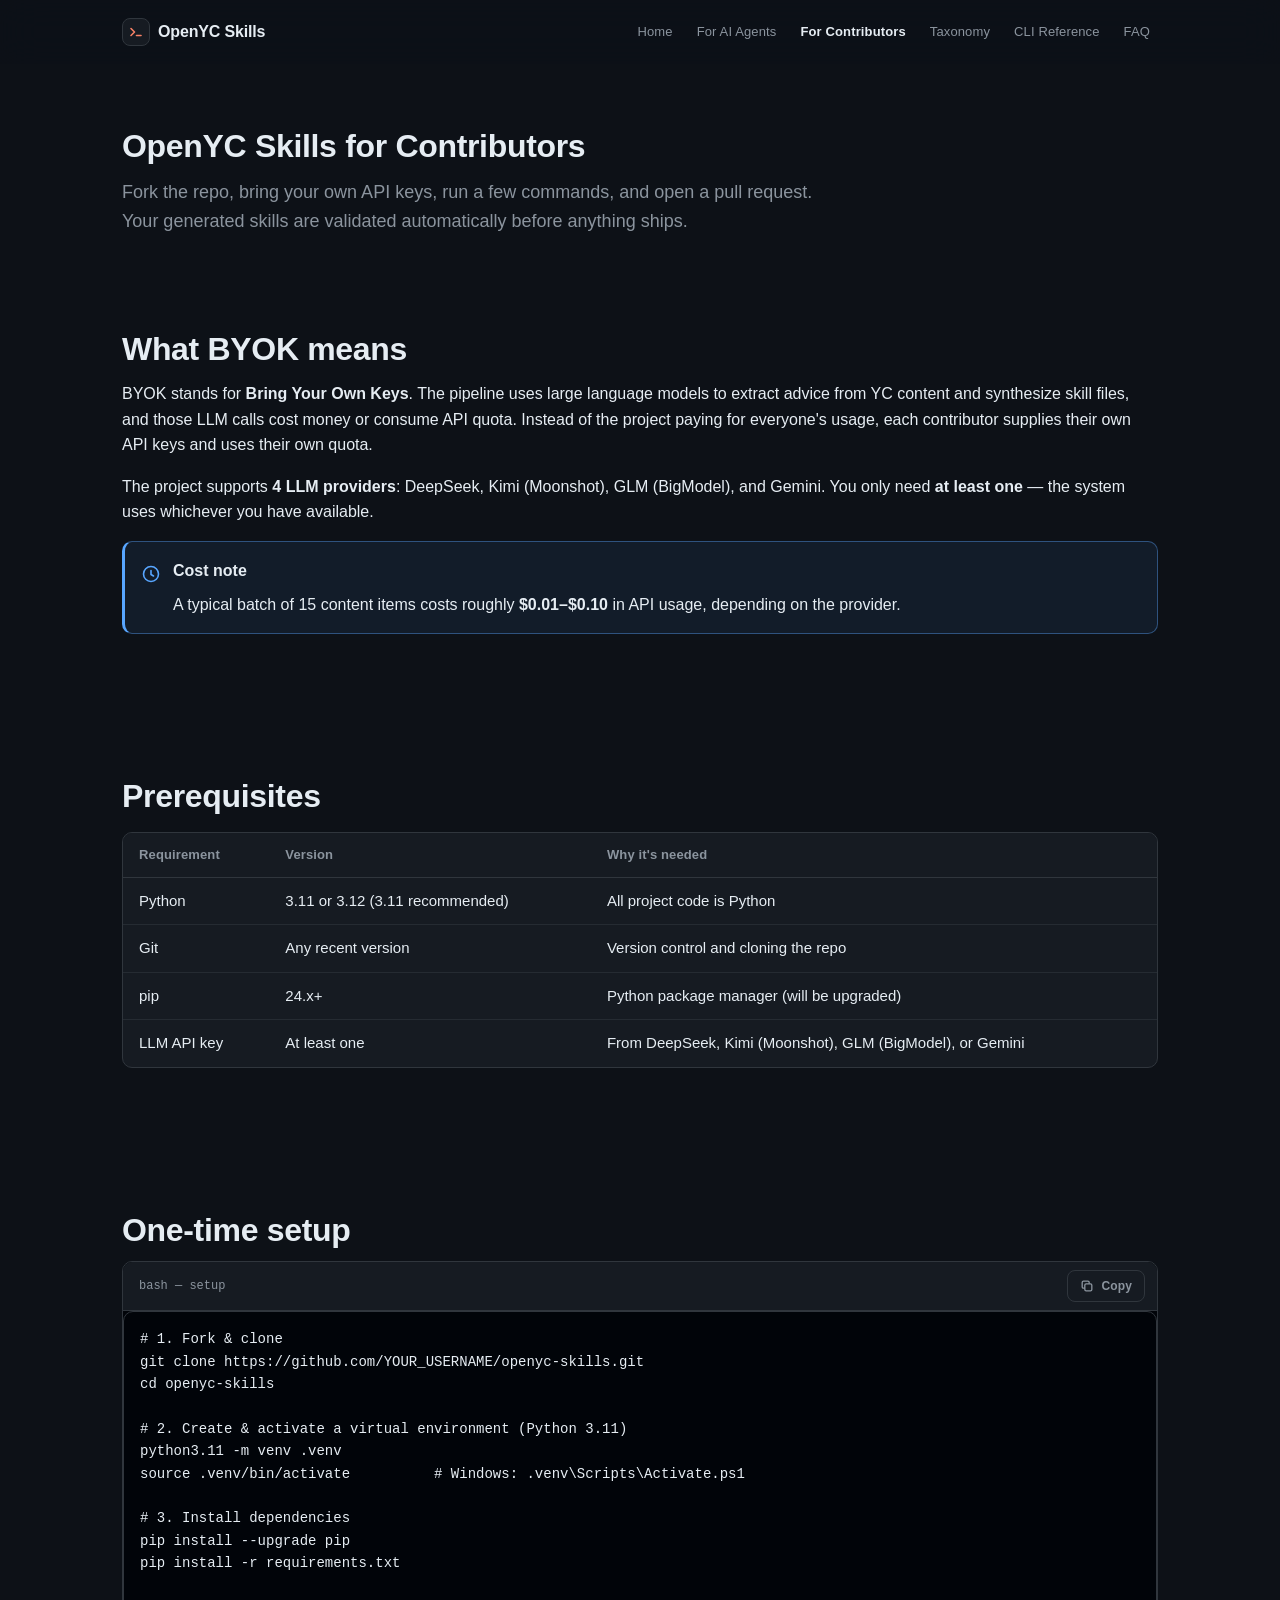
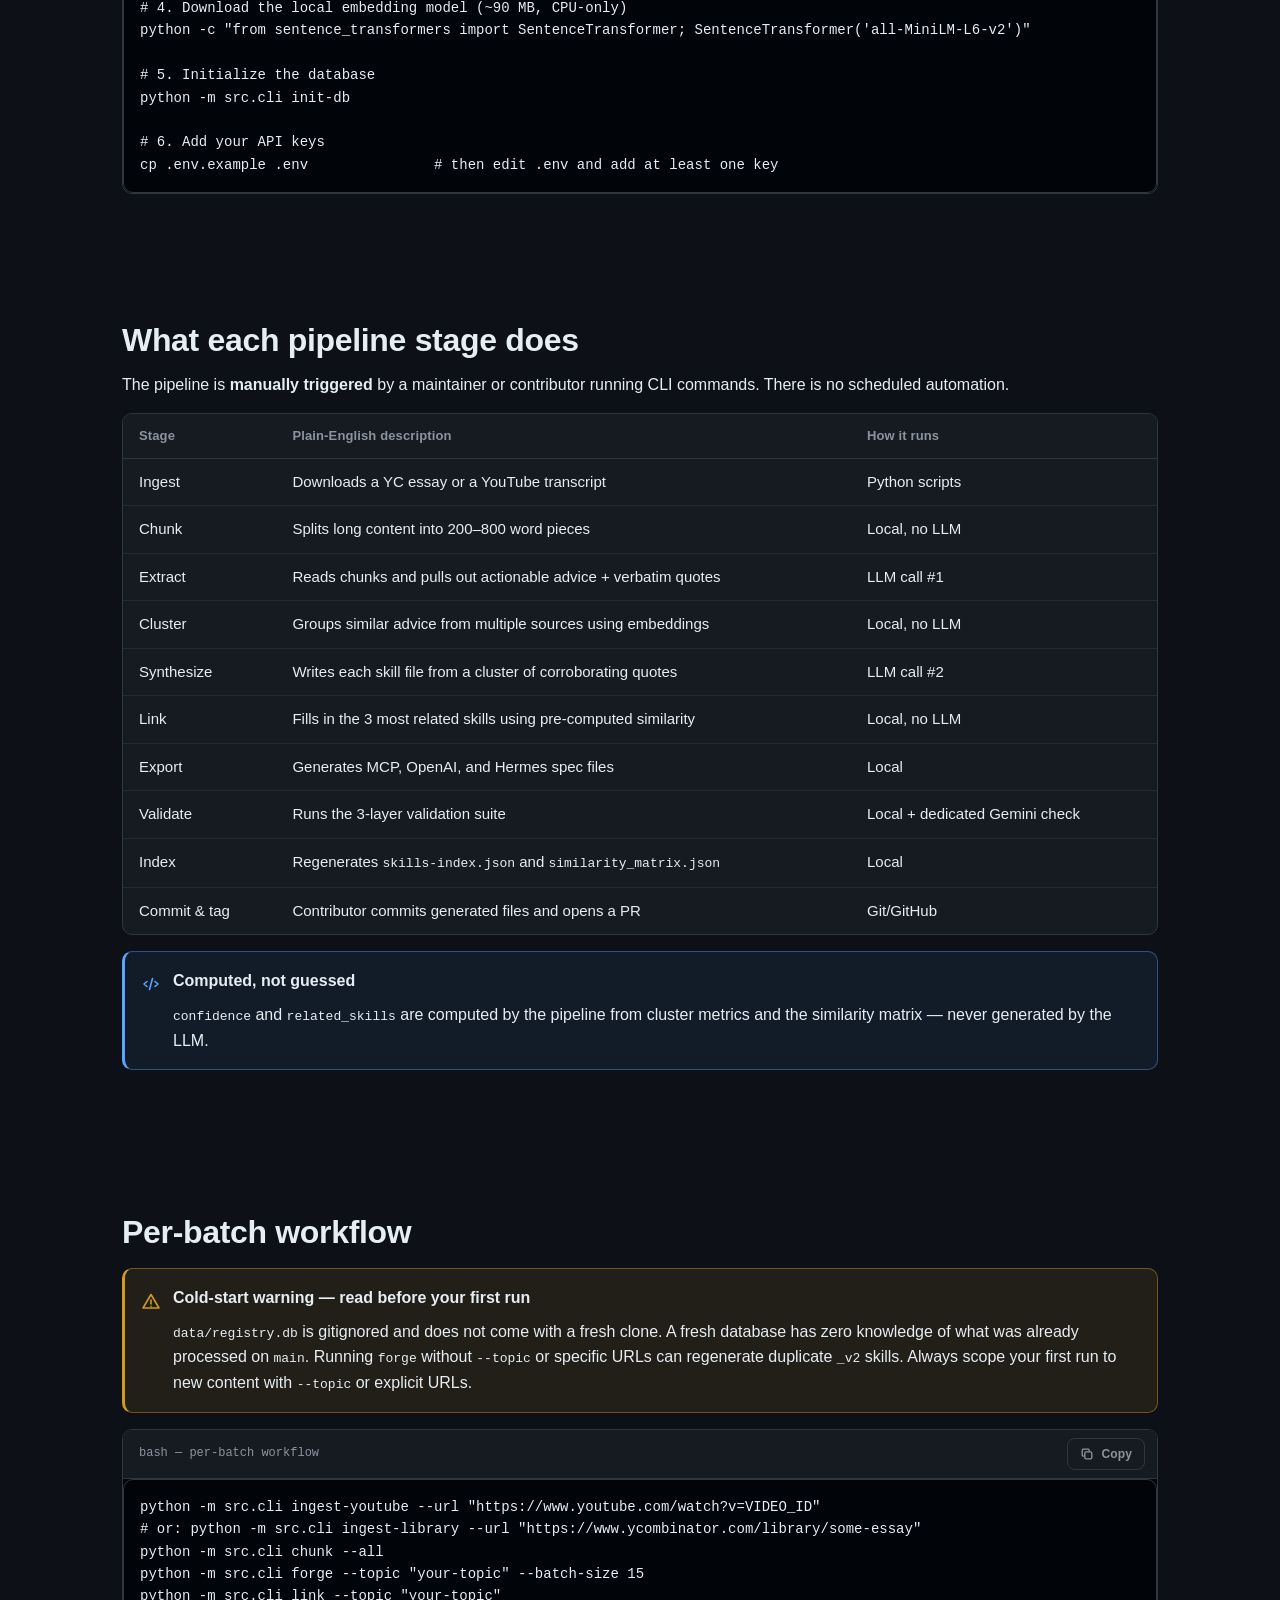
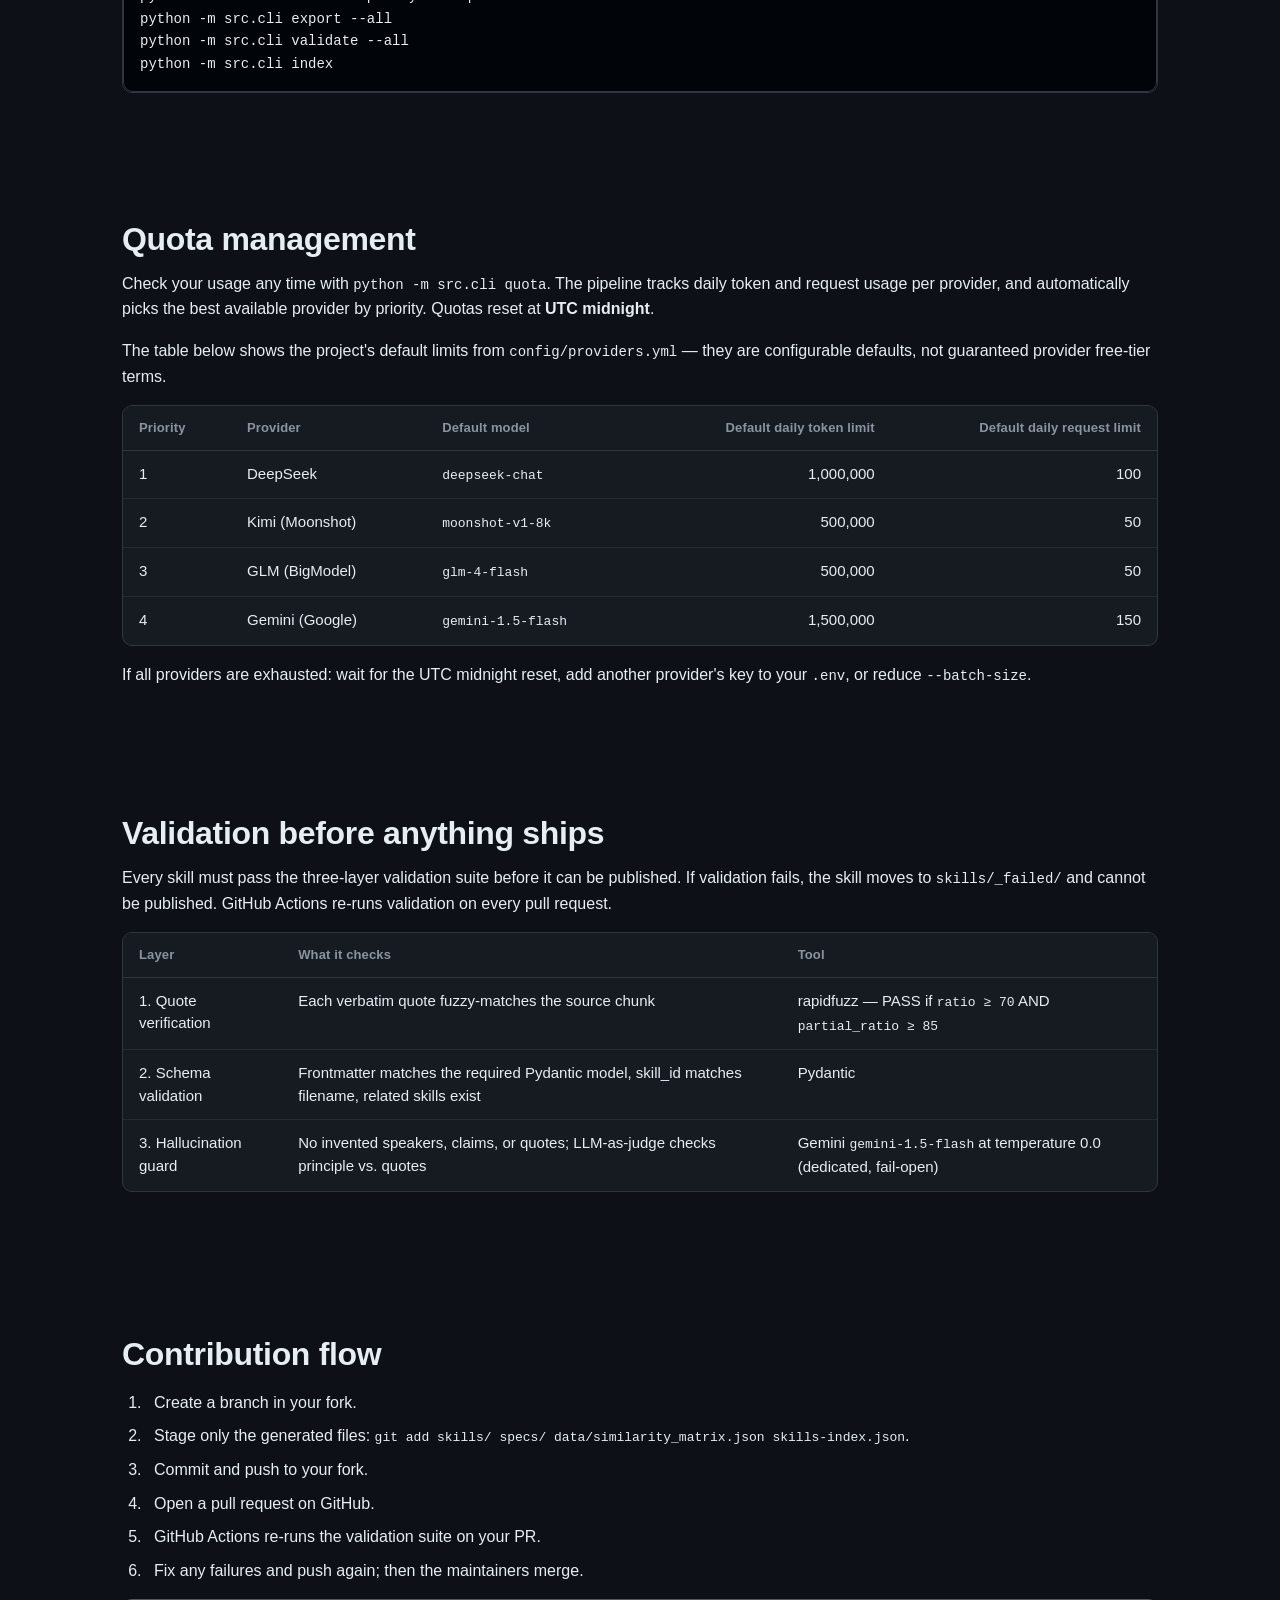
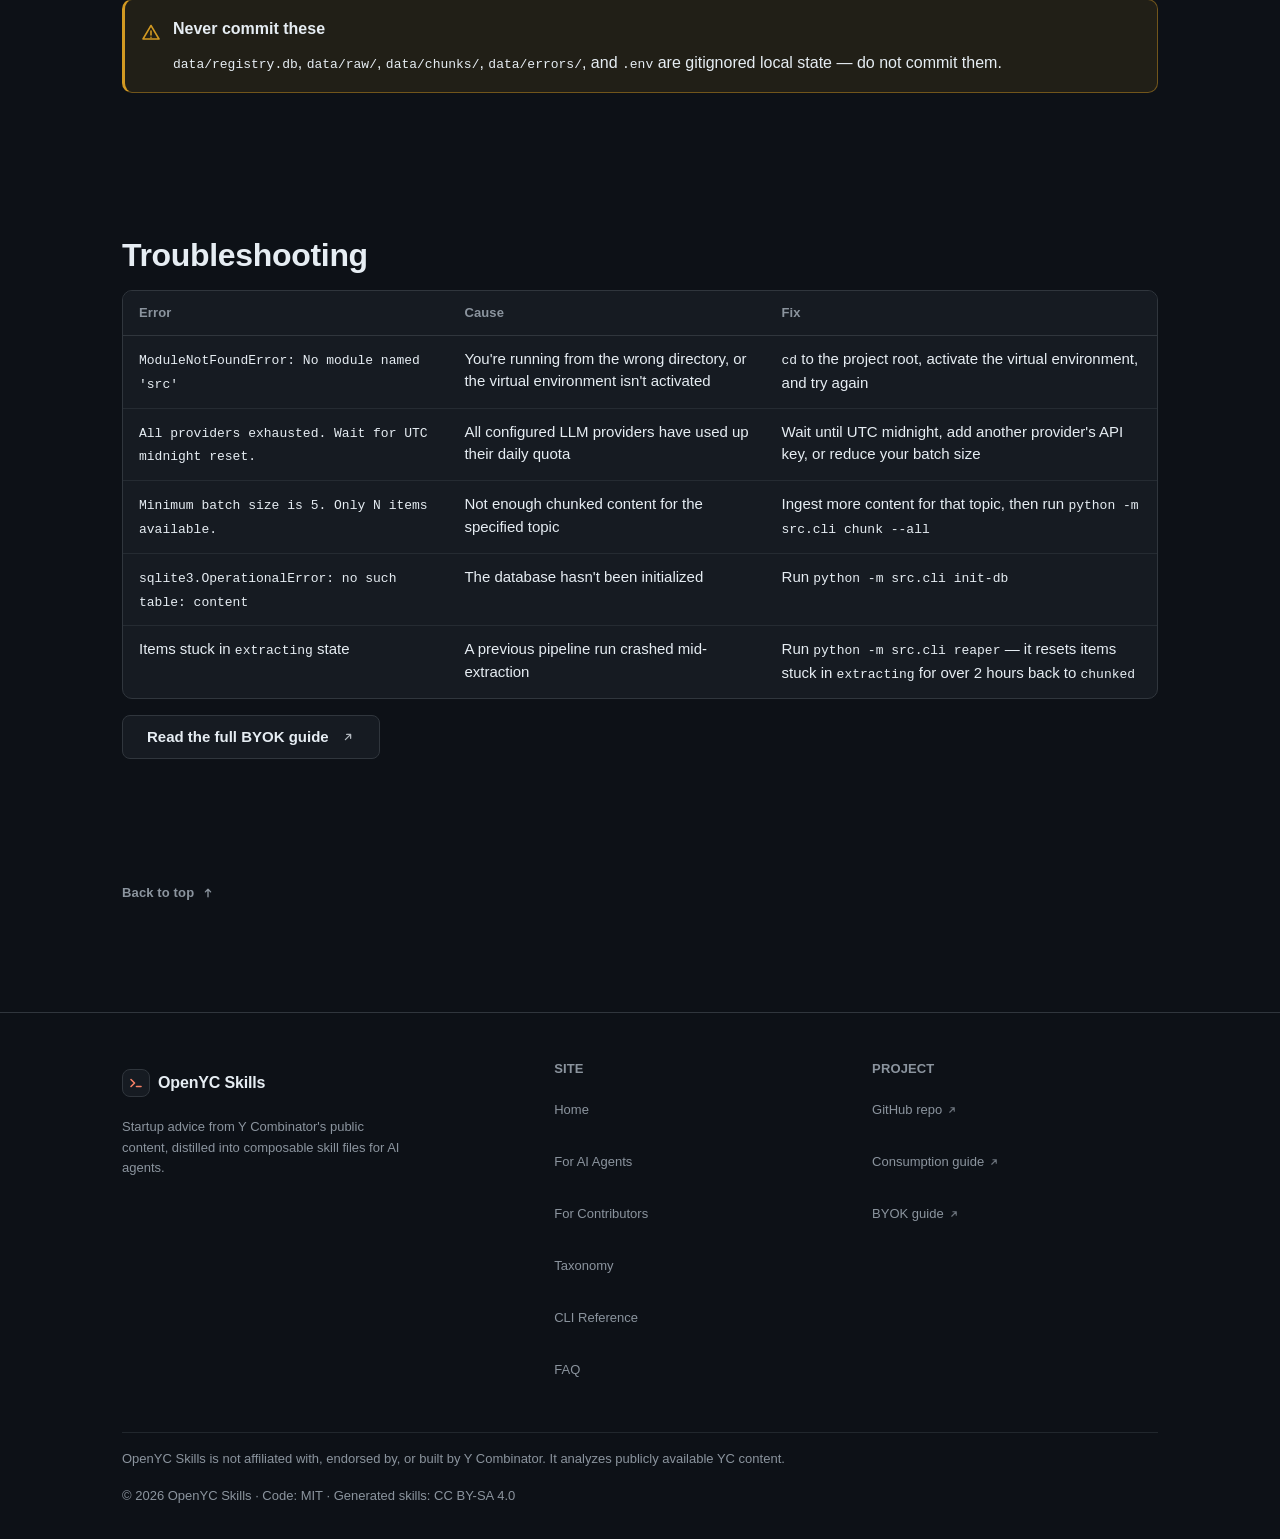
<file: contributors.html>
<!doctype html>
<html lang="en">
<head>
  <meta charset="utf-8">
  <meta name="viewport" content="width=device-width, initial-scale=1">
  <title>For Contributors — OpenYC Skills</title>
  <meta name="description" content="How to contribute skills to OpenYC Skills: BYOK setup, exact CLI commands, the per-batch workflow, the cold-start warning, quota management, validation, and troubleshooting.">
  <link rel="canonical" href="https://hanushashwat.github.io/OpenYC-Website/contributors.html">
  <link rel="stylesheet" href="styles/main.css">
  <script src="scripts/motion.js" defer></script>
  <script src="scripts/main.js" defer></script>
</head>
<body>
  <a class="skip-link" href="#main">Skip to content</a>

  <header class="site-header" id="top">
    <div class="container header-inner">
      <a class="brand" href="index.html" aria-label="OpenYC Skills — home">
        <span class="brand-mark" aria-hidden="true">
          <svg viewBox="0 0 14 14" fill="none" stroke="currentColor" stroke-width="1.6" stroke-linecap="round" stroke-linejoin="round">
            <path d="M2 3.5 5.5 7 2 10.5"></path>
            <path d="M7.5 10.5H12"></path>
          </svg>
        </span>
        OpenYC Skills
      </a>
      <button class="nav-toggle" type="button" aria-expanded="false" aria-controls="site-nav" hidden>
        <span class="sr-only">Toggle menu</span>
        <svg class="icon-menu" viewBox="0 0 20 20" fill="none" stroke="currentColor" stroke-width="1.8" stroke-linecap="round" aria-hidden="true">
          <path d="M3 5.5h14M3 10h14M3 14.5h14"></path>
        </svg>
        <svg class="icon-close" viewBox="0 0 20 20" fill="none" stroke="currentColor" stroke-width="1.8" stroke-linecap="round" aria-hidden="true">
          <path d="M5 5l10 10M15 5 5 15"></path>
        </svg>
      </button>
      <nav id="site-nav" aria-label="Primary">
        <ul class="nav-links">
          <li><a href="index.html">Home</a></li>
          <li><a href="agents.html">For AI Agents</a></li>
          <li><a href="contributors.html" aria-current="page">For Contributors</a></li>
          <li><a href="taxonomy.html">Taxonomy</a></li>
          <li><a href="cli.html">CLI Reference</a></li>
          <li><a href="about.html">FAQ</a></li>
        </ul>
      </nav>
    </div>
  </header>

  <main id="main">
    <section class="page-head">
      <div class="container">
        <h1 class="page-title">OpenYC Skills for Contributors</h1>
        <p class="page-lead">Fork the repo, bring your own API keys, run a few commands, and open a pull request. Your generated skills are validated automatically before anything ships.</p>
      </div>
    </section>

    <!-- SOURCE: docs/BYOK.md "How the BYOK Model Works"; AGENTS.md §6.10 -->
    <section class="section section--tight" aria-labelledby="byok">
      <div class="container">
        <h2 id="byok">What BYOK means</h2>
        <p>BYOK stands for <strong>Bring Your Own Keys</strong>. The pipeline uses large language models to extract advice from YC content and synthesize skill files, and those LLM calls cost money or consume API quota. Instead of the project paying for everyone's usage, each contributor supplies their own API keys and uses their own quota.</p>
        <p>The project supports <strong>4 LLM providers</strong>: DeepSeek, Kimi (Moonshot), GLM (BigModel), and Gemini. You only need <strong>at least one</strong> &mdash; the system uses whichever you have available.</p>
        <div class="callout callout--info">
          <span class="callout-icon" aria-hidden="true">
            <svg viewBox="0 0 20 20" fill="none" stroke="currentColor" stroke-width="1.6" stroke-linecap="round" stroke-linejoin="round">
              <circle cx="10" cy="10" r="7.5"></circle>
              <path d="M10 6.5v4l2.5 1.5"></path>
            </svg>
          </span>
          <div>
            <p class="callout-title">Cost note</p>
            <p>A typical batch of 15 content items costs roughly <strong>$0.01&ndash;$0.10</strong> in API usage, depending on the provider.</p>
          </div>
        </div>
      </div>
    </section>

    <!-- SOURCE: docs/BYOK.md "Prerequisites" -->
    <section class="section section--tight" aria-labelledby="prerequisites">
      <div class="container">
        <h2 id="prerequisites">Prerequisites</h2>
        <div class="table-wrap">
          <table>
            <thead>
              <tr>
                <th scope="col">Requirement</th>
                <th scope="col">Version</th>
                <th scope="col">Why it's needed</th>
              </tr>
            </thead>
            <tbody>
              <tr>
                <td>Python</td>
                <td>3.11 or 3.12 (3.11 recommended)</td>
                <td>All project code is Python</td>
              </tr>
              <tr>
                <td>Git</td>
                <td>Any recent version</td>
                <td>Version control and cloning the repo</td>
              </tr>
              <tr>
                <td>pip</td>
                <td>24.x+</td>
                <td>Python package manager (will be upgraded)</td>
              </tr>
              <tr>
                <td>LLM API key</td>
                <td>At least one</td>
                <td>From DeepSeek, Kimi (Moonshot), GLM (BigModel), or Gemini</td>
              </tr>
            </tbody>
          </table>
        </div>
      </div>
    </section>

    <!-- SOURCE: AGENTS.md §6.10 (setup steps, exact commands) -->
    <section class="section section--tight" aria-labelledby="setup">
      <div class="container">
        <h2 id="setup">One-time setup</h2>
        <pre class="code" data-label="bash — setup"><code># 1. Fork &amp; clone
git clone https://github.com/YOUR_USERNAME/openyc-skills.git
cd openyc-skills

# 2. Create &amp; activate a virtual environment (Python 3.11)
python3.11 -m venv .venv
source .venv/bin/activate          # Windows: .venv\Scripts\Activate.ps1

# 3. Install dependencies
pip install --upgrade pip
pip install -r requirements.txt

# 4. Download the local embedding model (~90 MB, CPU-only)
python -c "from sentence_transformers import SentenceTransformer; SentenceTransformer('all-MiniLM-L6-v2')"

# 5. Initialize the database
python -m src.cli init-db

# 6. Add your API keys
cp .env.example .env               # then edit .env and add at least one key</code></pre>
      </div>
    </section>

    <!-- SOURCE: AGENTS.md §6.7 (pipeline stages, plain English) -->
    <section class="section section--tight" aria-labelledby="pipeline">
      <div class="container">
        <h2 id="pipeline">What each pipeline stage does</h2>
        <p>The pipeline is <strong>manually triggered</strong> by a maintainer or contributor running CLI commands. There is no scheduled automation.</p>
        <div class="table-wrap">
          <table>
            <thead>
              <tr>
                <th scope="col">Stage</th>
                <th scope="col">Plain-English description</th>
                <th scope="col">How it runs</th>
              </tr>
            </thead>
            <tbody>
              <tr>
                <td>Ingest</td>
                <td>Downloads a YC essay or a YouTube transcript</td>
                <td>Python scripts</td>
              </tr>
              <tr>
                <td>Chunk</td>
                <td>Splits long content into 200&ndash;800 word pieces</td>
                <td>Local, no LLM</td>
              </tr>
              <tr>
                <td>Extract</td>
                <td>Reads chunks and pulls out actionable advice + verbatim quotes</td>
                <td>LLM call #1</td>
              </tr>
              <tr>
                <td>Cluster</td>
                <td>Groups similar advice from multiple sources using embeddings</td>
                <td>Local, no LLM</td>
              </tr>
              <tr>
                <td>Synthesize</td>
                <td>Writes each skill file from a cluster of corroborating quotes</td>
                <td>LLM call #2</td>
              </tr>
              <tr>
                <td>Link</td>
                <td>Fills in the 3 most related skills using pre-computed similarity</td>
                <td>Local, no LLM</td>
              </tr>
              <tr>
                <td>Export</td>
                <td>Generates MCP, OpenAI, and Hermes spec files</td>
                <td>Local</td>
              </tr>
              <tr>
                <td>Validate</td>
                <td>Runs the 3-layer validation suite</td>
                <td>Local + dedicated Gemini check</td>
              </tr>
              <tr>
                <td>Index</td>
                <td>Regenerates <code>skills-index.json</code> and <code>similarity_matrix.json</code></td>
                <td>Local</td>
              </tr>
              <tr>
                <td>Commit &amp; tag</td>
                <td>Contributor commits generated files and opens a PR</td>
                <td>Git/GitHub</td>
              </tr>
            </tbody>
          </table>
        </div>
        <div class="callout callout--info">
          <span class="callout-icon" aria-hidden="true">
            <svg viewBox="0 0 20 20" fill="none" stroke="currentColor" stroke-width="1.6" stroke-linecap="round" stroke-linejoin="round">
              <path d="M6 7.5 3 10l3 2.5M14 7.5l3 2.5-3 2.5M11.5 4.5l-3 11"></path>
            </svg>
          </span>
          <div>
            <p class="callout-title">Computed, not guessed</p>
            <p><code>confidence</code> and <code>related_skills</code> are computed by the pipeline from cluster metrics and the similarity matrix &mdash; never generated by the LLM.</p>
          </div>
        </div>
      </div>
    </section>

    <!-- SOURCE: AGENTS.md §6.10 (per-batch workflow, exact order) -->
    <section class="section section--tight" aria-labelledby="workflow">
      <div class="container">
        <h2 id="workflow">Per-batch workflow</h2>
        <!-- Cold-start warning must sit directly above the workflow it warns about (§11.5) -->
        <!-- SOURCE: AGENTS.md §6.10 (cold-start warning, exact wording) -->
        <div class="callout callout--warning">
          <span class="callout-icon" aria-hidden="true">
            <svg viewBox="0 0 20 20" fill="none" stroke="currentColor" stroke-width="1.6" stroke-linecap="round" stroke-linejoin="round">
              <path d="M10 3.5 18 17H2L10 3.5z"></path>
              <path d="M10 9v4M10 15.2v.1"></path>
            </svg>
          </span>
          <div>
            <p class="callout-title">Cold-start warning &mdash; read before your first run</p>
            <p><code>data/registry.db</code> is gitignored and does not come with a fresh clone. A fresh database has zero knowledge of what was already processed on <code>main</code>. Running <code>forge</code> without <code>--topic</code> or specific URLs can regenerate duplicate <code>_v2</code> skills. Always scope your first run to new content with <code>--topic</code> or explicit URLs.</p>
          </div>
        </div>
        <pre class="code" data-label="bash — per-batch workflow"><code>python -m src.cli ingest-youtube --url "https://www.youtube.com/watch?v=VIDEO_ID"
# or: python -m src.cli ingest-library --url "https://www.ycombinator.com/library/some-essay"
python -m src.cli chunk --all
python -m src.cli forge --topic "your-topic" --batch-size 15
python -m src.cli link --topic "your-topic"
python -m src.cli export --all
python -m src.cli validate --all
python -m src.cli index</code></pre>
      </div>
    </section>

    <!-- SOURCE: AGENTS.md §6.10 (defaults from config/providers.yml — labeled as defaults) -->
    <section class="section section--tight" aria-labelledby="quota">
      <div class="container">
        <h2 id="quota">Quota management</h2>
        <p>Check your usage any time with <code>python -m src.cli quota</code>. The pipeline tracks daily token and request usage per provider, and automatically picks the best available provider by priority. Quotas reset at <strong>UTC midnight</strong>.</p>
        <p>The table below shows the project's default limits from <code>config/providers.yml</code> &mdash; they are configurable defaults, not guaranteed provider free-tier terms.</p>
        <div class="table-wrap">
          <table>
            <thead>
              <tr>
                <th scope="col">Priority</th>
                <th scope="col">Provider</th>
                <th scope="col">Default model</th>
                <th scope="col" class="num">Default daily token limit</th>
                <th scope="col" class="num">Default daily request limit</th>
              </tr>
            </thead>
            <tbody>
              <tr>
                <td>1</td>
                <td>DeepSeek</td>
                <td><code>deepseek-chat</code></td>
                <td class="num">1,000,000</td>
                <td class="num">100</td>
              </tr>
              <tr>
                <td>2</td>
                <td>Kimi (Moonshot)</td>
                <td><code>moonshot-v1-8k</code></td>
                <td class="num">500,000</td>
                <td class="num">50</td>
              </tr>
              <tr>
                <td>3</td>
                <td>GLM (BigModel)</td>
                <td><code>glm-4-flash</code></td>
                <td class="num">500,000</td>
                <td class="num">50</td>
              </tr>
              <tr>
                <td>4</td>
                <td>Gemini (Google)</td>
                <td><code>gemini-1.5-flash</code></td>
                <td class="num">1,500,000</td>
                <td class="num">150</td>
              </tr>
            </tbody>
          </table>
        </div>
        <p>If all providers are exhausted: wait for the UTC midnight reset, add another provider's key to your <code>.env</code>, or reduce <code>--batch-size</code>.</p>
      </div>
    </section>

    <!-- SOURCE: AGENTS.md §6.8 (three-layer validation) -->
    <section class="section section--tight" aria-labelledby="validation">
      <div class="container">
        <h2 id="validation">Validation before anything ships</h2>
        <p>Every skill must pass the three-layer validation suite before it can be published. If validation fails, the skill moves to <code>skills/_failed/</code> and cannot be published. GitHub Actions re-runs validation on every pull request.</p>
        <div class="table-wrap">
          <table>
            <thead>
              <tr>
                <th scope="col">Layer</th>
                <th scope="col">What it checks</th>
                <th scope="col">Tool</th>
              </tr>
            </thead>
            <tbody>
              <tr>
                <td>1. Quote verification</td>
                <td>Each verbatim quote fuzzy-matches the source chunk</td>
                <td>rapidfuzz &mdash; PASS if <code>ratio &ge; 70</code> AND <code>partial_ratio &ge; 85</code></td>
              </tr>
              <tr>
                <td>2. Schema validation</td>
                <td>Frontmatter matches the required Pydantic model, skill_id matches filename, related skills exist</td>
                <td>Pydantic</td>
              </tr>
              <tr>
                <td>3. Hallucination guard</td>
                <td>No invented speakers, claims, or quotes; LLM-as-judge checks principle vs. quotes</td>
                <td>Gemini <code>gemini-1.5-flash</code> at temperature 0.0 (dedicated, fail-open)</td>
              </tr>
            </tbody>
          </table>
        </div>
      </div>
    </section>

    <!-- SOURCE: docs/BYOK.md "Submitting Your Contribution" -->
    <section class="section section--tight" aria-labelledby="pr-flow">
      <div class="container">
        <h2 id="pr-flow">Contribution flow</h2>
        <ol class="flow-list">
          <li>Create a branch in your fork.</li>
          <li>Stage only the generated files: <code>git add skills/ specs/ data/similarity_matrix.json skills-index.json</code>.</li>
          <li>Commit and push to your fork.</li>
          <li>Open a pull request on GitHub.</li>
          <li>GitHub Actions re-runs the validation suite on your PR.</li>
          <li>Fix any failures and push again; then the maintainers merge.</li>
        </ol>
        <div class="callout callout--warning">
          <span class="callout-icon" aria-hidden="true">
            <svg viewBox="0 0 20 20" fill="none" stroke="currentColor" stroke-width="1.6" stroke-linecap="round" stroke-linejoin="round">
              <path d="M10 3.5 18 17H2L10 3.5z"></path>
              <path d="M10 9v4M10 15.2v.1"></path>
            </svg>
          </span>
          <div>
            <p class="callout-title">Never commit these</p>
            <p><code>data/registry.db</code>, <code>data/raw/</code>, <code>data/chunks/</code>, <code>data/errors/</code>, and <code>.env</code> are gitignored local state &mdash; do not commit them.</p>
          </div>
        </div>
      </div>
    </section>

    <!-- SOURCE: docs/BYOK.md "Troubleshooting Common Issues" (condensed) -->
    <section class="section section--tight" aria-labelledby="troubleshooting">
      <div class="container">
        <h2 id="troubleshooting">Troubleshooting</h2>
        <div class="table-wrap">
          <table>
            <thead>
              <tr>
                <th scope="col">Error</th>
                <th scope="col">Cause</th>
                <th scope="col">Fix</th>
              </tr>
            </thead>
            <tbody>
              <tr>
                <td><code>ModuleNotFoundError: No module named 'src'</code></td>
                <td>You're running from the wrong directory, or the virtual environment isn't activated</td>
                <td><code>cd</code> to the project root, activate the virtual environment, and try again</td>
              </tr>
              <tr>
                <td><code>All providers exhausted. Wait for UTC midnight reset.</code></td>
                <td>All configured LLM providers have used up their daily quota</td>
                <td>Wait until UTC midnight, add another provider's API key, or reduce your batch size</td>
              </tr>
              <tr>
                <td><code>Minimum batch size is 5. Only N items available.</code></td>
                <td>Not enough chunked content for the specified topic</td>
                <td>Ingest more content for that topic, then run <code>python -m src.cli chunk --all</code></td>
              </tr>
              <tr>
                <td><code>sqlite3.OperationalError: no such table: content</code></td>
                <td>The database hasn't been initialized</td>
                <td>Run <code>python -m src.cli init-db</code></td>
              </tr>
              <tr>
                <td>Items stuck in <code>extracting</code> state</td>
                <td>A previous pipeline run crashed mid-extraction</td>
                <td>Run <code>python -m src.cli reaper</code> &mdash; it resets items stuck in <code>extracting</code> for over 2 hours back to <code>chunked</code></td>
              </tr>
            </tbody>
          </table>
        </div>
        <p><a class="btn btn-secondary" href="https://github.com/HanuShashwat/openyc-skills/blob/main/docs/BYOK.md">Read the full BYOK guide
          <svg class="external-mark" viewBox="0 0 16 16" fill="none" stroke="currentColor" stroke-width="1.5" stroke-linecap="round" stroke-linejoin="round" aria-hidden="true" width="14" height="14">
            <path d="M5 11 11 5M6.5 5H11v4.5"></path>
          </svg>
        </a></p>
      </div>
    </section>

    <div class="container">
      <a class="back-to-top" href="#top">Back to top
        <svg viewBox="0 0 16 16" fill="none" stroke="currentColor" stroke-width="1.8" stroke-linecap="round" stroke-linejoin="round" aria-hidden="true" width="12" height="12">
          <path d="M8 13V3m0 0L4.5 6.5M8 3l3.5 3.5"></path>
        </svg>
      </a>
    </div>
  </main>

  <footer class="site-footer">
    <div class="container">
      <div class="footer-grid">
        <div class="footer-brand">
          <a class="brand" href="index.html" aria-label="OpenYC Skills — home">
            <span class="brand-mark" aria-hidden="true">
              <svg viewBox="0 0 14 14" fill="none" stroke="currentColor" stroke-width="1.6" stroke-linecap="round" stroke-linejoin="round">
                <path d="M2 3.5 5.5 7 2 10.5"></path>
                <path d="M7.5 10.5H12"></path>
              </svg>
            </span>
            OpenYC Skills
          </a>
          <p>Startup advice from Y Combinator's public content, distilled into composable skill files for AI agents.</p>
        </div>
        <nav aria-label="Footer — site">
          <h2 class="footer-heading">Site</h2>
          <ul class="footer-links">
            <li><a href="index.html">Home</a></li>
            <li><a href="agents.html">For AI Agents</a></li>
            <li><a href="contributors.html">For Contributors</a></li>
            <li><a href="taxonomy.html">Taxonomy</a></li>
            <li><a href="cli.html">CLI Reference</a></li>
            <li><a href="about.html">FAQ</a></li>
          </ul>
        </nav>
        <nav aria-label="Footer — project">
          <h2 class="footer-heading">Project</h2>
          <ul class="footer-links">
            <li><a href="https://github.com/HanuShashwat/openyc-skills">GitHub repo
              <svg class="external-mark" viewBox="0 0 16 16" fill="none" stroke="currentColor" stroke-width="1.5" stroke-linecap="round" stroke-linejoin="round" aria-hidden="true" width="12" height="12">
                <path d="M5 11 11 5M6.5 5H11v4.5"></path>
              </svg>
            </a></li>
            <li><a href="https://github.com/HanuShashwat/openyc-skills/blob/main/docs/CONSUMPTION.md">Consumption guide
              <svg class="external-mark" viewBox="0 0 16 16" fill="none" stroke="currentColor" stroke-width="1.5" stroke-linecap="round" stroke-linejoin="round" aria-hidden="true" width="12" height="12">
                <path d="M5 11 11 5M6.5 5H11v4.5"></path>
              </svg>
            </a></li>
            <li><a href="https://github.com/HanuShashwat/openyc-skills/blob/main/docs/BYOK.md">BYOK guide
              <svg class="external-mark" viewBox="0 0 16 16" fill="none" stroke="currentColor" stroke-width="1.5" stroke-linecap="round" stroke-linejoin="round" aria-hidden="true" width="12" height="12">
                <path d="M5 11 11 5M6.5 5H11v4.5"></path>
              </svg>
            </a></li>
          </ul>
        </nav>
      </div>
      <p class="footer-disclaimer">OpenYC Skills is not affiliated with, endorsed by, or built by Y Combinator. It analyzes publicly available YC content.</p>
      <p class="footer-legal">&copy; 2026 OpenYC Skills &middot; Code: MIT &middot; Generated skills: CC BY-SA 4.0</p>
    </div>
  </footer>
</body>
</html>
</file>
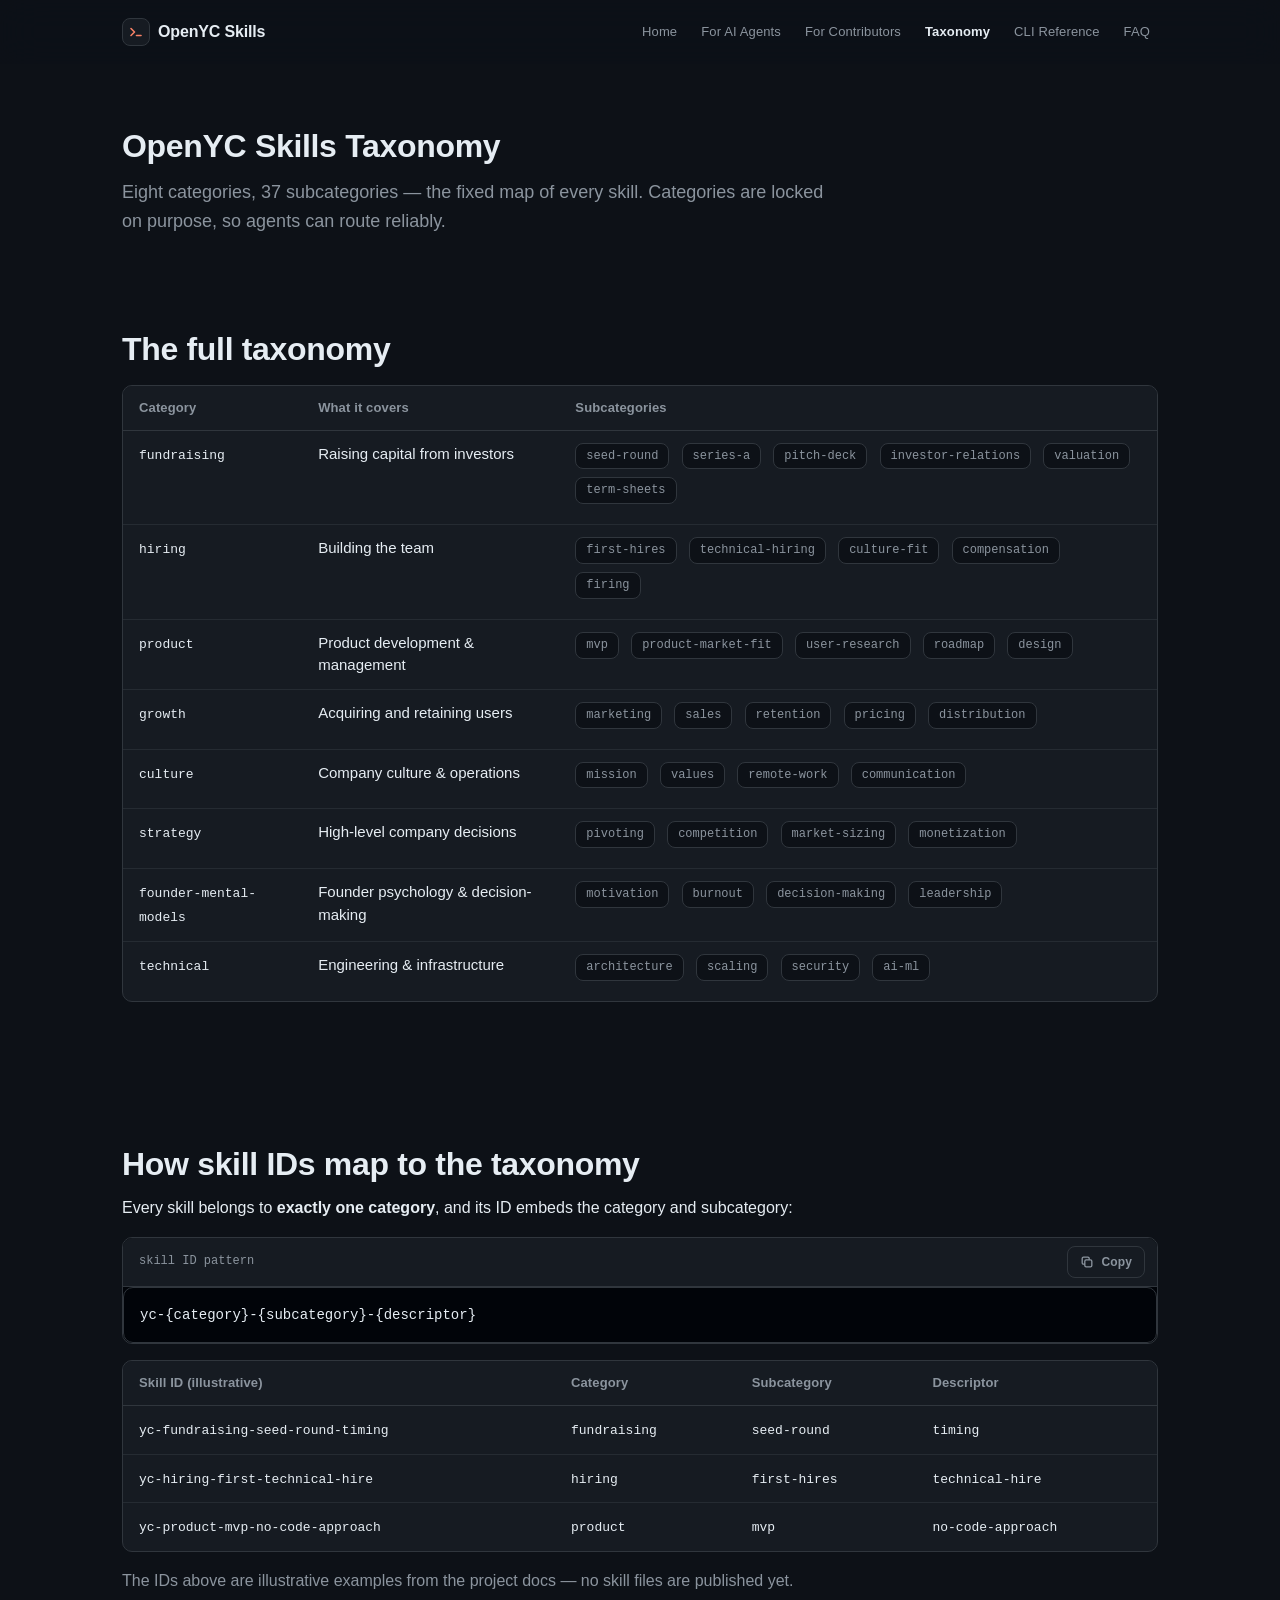
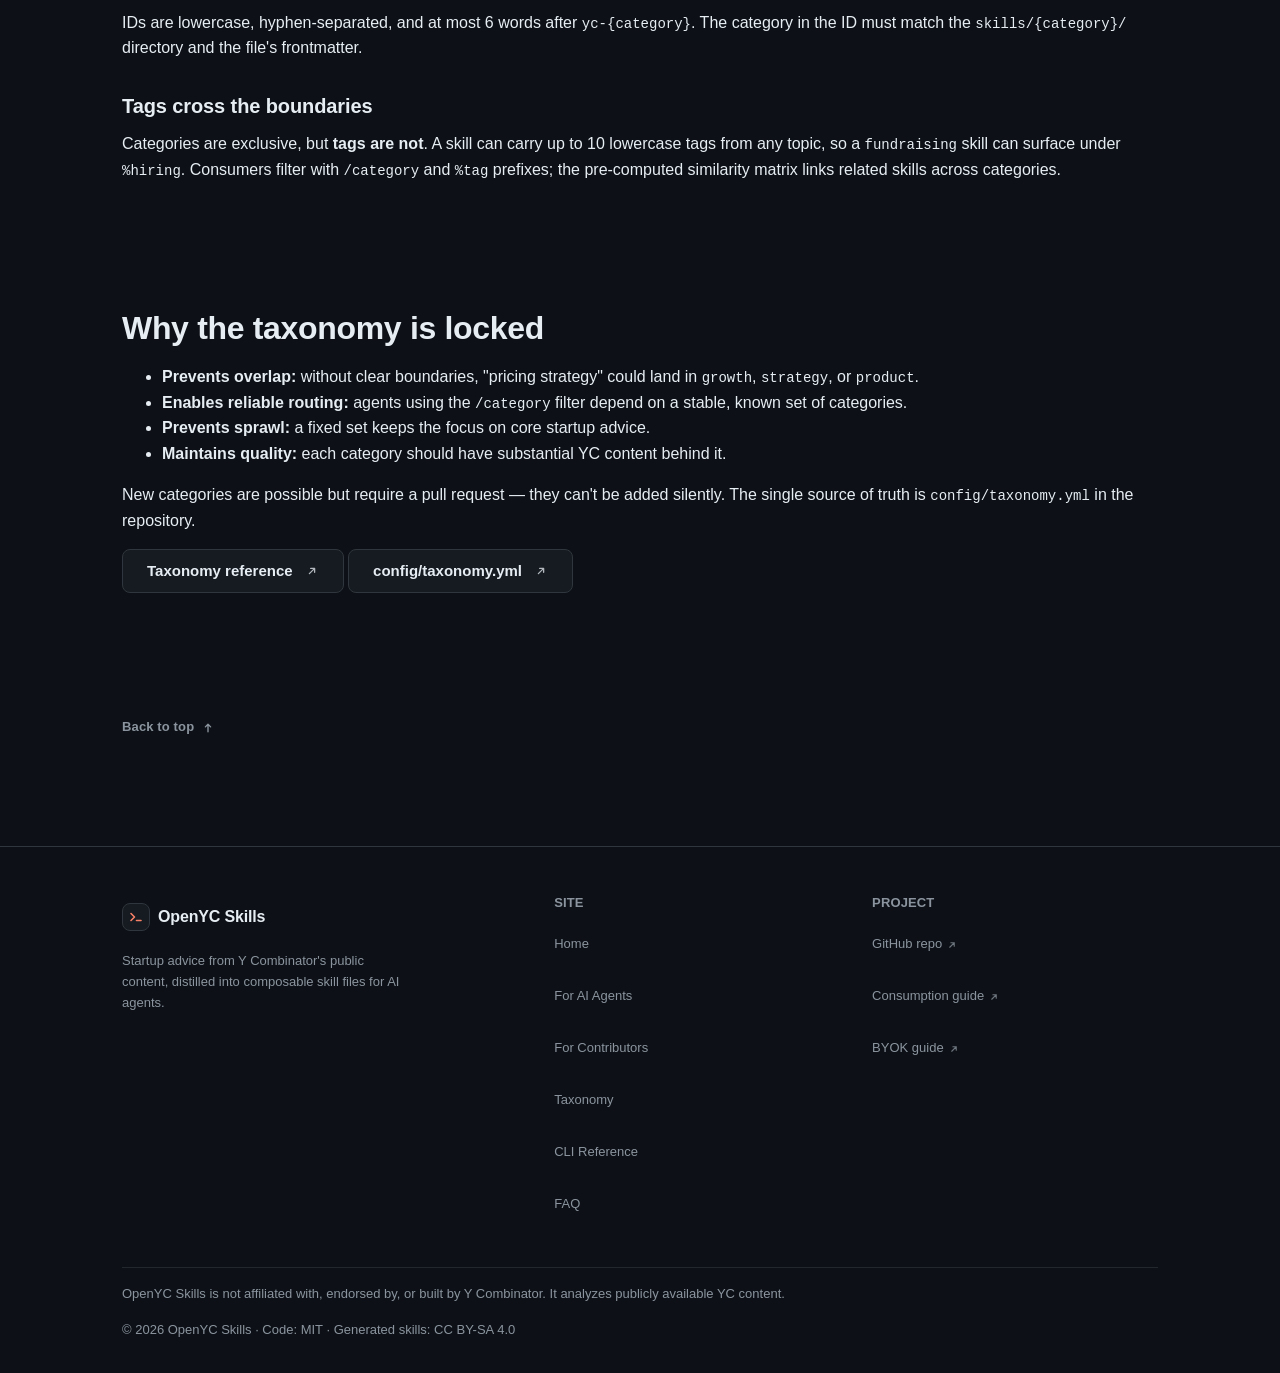
<file: taxonomy.html>
<!doctype html>
<html lang="en">
<head>
  <meta charset="utf-8">
  <meta name="viewport" content="width=device-width, initial-scale=1">
  <title>Taxonomy — OpenYC Skills</title>
  <meta name="description" content="The OpenYC Skills taxonomy: 8 categories and 37 subcategories, how skill IDs map to the tree, and why the taxonomy is locked. Source of truth: config/taxonomy.yml.">
  <link rel="canonical" href="https://hanushashwat.github.io/OpenYC-Website/taxonomy.html">
  <link rel="stylesheet" href="styles/main.css">
  <script src="scripts/motion.js" defer></script>
  <script src="scripts/main.js" defer></script>
</head>
<body>
  <a class="skip-link" href="#main">Skip to content</a>

  <header class="site-header" id="top">
    <div class="container header-inner">
      <a class="brand" href="index.html" aria-label="OpenYC Skills — home">
        <span class="brand-mark" aria-hidden="true">
          <svg viewBox="0 0 14 14" fill="none" stroke="currentColor" stroke-width="1.6" stroke-linecap="round" stroke-linejoin="round">
            <path d="M2 3.5 5.5 7 2 10.5"></path>
            <path d="M7.5 10.5H12"></path>
          </svg>
        </span>
        OpenYC Skills
      </a>
      <button class="nav-toggle" type="button" aria-expanded="false" aria-controls="site-nav" hidden>
        <span class="sr-only">Toggle menu</span>
        <svg class="icon-menu" viewBox="0 0 20 20" fill="none" stroke="currentColor" stroke-width="1.8" stroke-linecap="round" aria-hidden="true">
          <path d="M3 5.5h14M3 10h14M3 14.5h14"></path>
        </svg>
        <svg class="icon-close" viewBox="0 0 20 20" fill="none" stroke="currentColor" stroke-width="1.8" stroke-linecap="round" aria-hidden="true">
          <path d="M5 5l10 10M15 5 5 15"></path>
        </svg>
      </button>
      <nav id="site-nav" aria-label="Primary">
        <ul class="nav-links">
          <li><a href="index.html">Home</a></li>
          <li><a href="agents.html">For AI Agents</a></li>
          <li><a href="contributors.html">For Contributors</a></li>
          <li><a href="taxonomy.html" aria-current="page">Taxonomy</a></li>
          <li><a href="cli.html">CLI Reference</a></li>
          <li><a href="about.html">FAQ</a></li>
        </ul>
      </nav>
    </div>
  </header>

  <main id="main">
    <section class="page-head">
      <div class="container">
        <h1 class="page-title">OpenYC Skills Taxonomy</h1>
        <p class="page-lead">Eight categories, 37 subcategories &mdash; the fixed map of every skill. Categories are locked on purpose, so agents can route reliably.</p>
      </div>
    </section>

    <!-- SOURCE: AGENTS.md §6.3 (exact categories/descriptions); subcategories derived
         from config/taxonomy.yml (37). NOTE: docs/TAXONOMY.md says "38 subcategories";
         the configuration file contains 37 — the config is authoritative (AGENTS.md Rule 5.1). -->
    <section class="section section--tight" aria-labelledby="taxonomy-table">
      <div class="container">
        <h2 id="taxonomy-table">The full taxonomy</h2>
        <div class="table-wrap">
          <table>
            <thead>
              <tr>
                <th scope="col">Category</th>
                <th scope="col">What it covers</th>
                <th scope="col">Subcategories</th>
              </tr>
            </thead>
            <tbody>
              <tr>
                <td><code>fundraising</code></td>
                <td>Raising capital from investors</td>
                <td>
                  <span class="chip">seed-round</span>
                  <span class="chip">series-a</span>
                  <span class="chip">pitch-deck</span>
                  <span class="chip">investor-relations</span>
                  <span class="chip">valuation</span>
                  <span class="chip">term-sheets</span>
                </td>
              </tr>
              <tr>
                <td><code>hiring</code></td>
                <td>Building the team</td>
                <td>
                  <span class="chip">first-hires</span>
                  <span class="chip">technical-hiring</span>
                  <span class="chip">culture-fit</span>
                  <span class="chip">compensation</span>
                  <span class="chip">firing</span>
                </td>
              </tr>
              <tr>
                <td><code>product</code></td>
                <td>Product development &amp; management</td>
                <td>
                  <span class="chip">mvp</span>
                  <span class="chip">product-market-fit</span>
                  <span class="chip">user-research</span>
                  <span class="chip">roadmap</span>
                  <span class="chip">design</span>
                </td>
              </tr>
              <tr>
                <td><code>growth</code></td>
                <td>Acquiring and retaining users</td>
                <td>
                  <span class="chip">marketing</span>
                  <span class="chip">sales</span>
                  <span class="chip">retention</span>
                  <span class="chip">pricing</span>
                  <span class="chip">distribution</span>
                </td>
              </tr>
              <tr>
                <td><code>culture</code></td>
                <td>Company culture &amp; operations</td>
                <td>
                  <span class="chip">mission</span>
                  <span class="chip">values</span>
                  <span class="chip">remote-work</span>
                  <span class="chip">communication</span>
                </td>
              </tr>
              <tr>
                <td><code>strategy</code></td>
                <td>High-level company decisions</td>
                <td>
                  <span class="chip">pivoting</span>
                  <span class="chip">competition</span>
                  <span class="chip">market-sizing</span>
                  <span class="chip">monetization</span>
                </td>
              </tr>
              <tr>
                <td><code>founder-mental-models</code></td>
                <td>Founder psychology &amp; decision-making</td>
                <td>
                  <span class="chip">motivation</span>
                  <span class="chip">burnout</span>
                  <span class="chip">decision-making</span>
                  <span class="chip">leadership</span>
                </td>
              </tr>
              <tr>
                <td><code>technical</code></td>
                <td>Engineering &amp; infrastructure</td>
                <td>
                  <span class="chip">architecture</span>
                  <span class="chip">scaling</span>
                  <span class="chip">security</span>
                  <span class="chip">ai-ml</span>
                </td>
              </tr>
            </tbody>
          </table>
        </div>
      </div>
    </section>

    <!-- SOURCE: docs/TAXONOMY.md "How Skill IDs Map to the Taxonomy" (illustrative IDs) -->
    <section class="section section--tight" aria-labelledby="how-it-works">
      <div class="container">
        <h2 id="how-it-works">How skill IDs map to the taxonomy</h2>
        <p>Every skill belongs to <strong>exactly one category</strong>, and its ID embeds the category and subcategory:</p>
        <pre class="code" data-label="skill ID pattern"><code>yc-{category}-{subcategory}-{descriptor}</code></pre>
        <div class="table-wrap">
          <table>
            <thead>
              <tr>
                <th scope="col">Skill ID (illustrative)</th>
                <th scope="col">Category</th>
                <th scope="col">Subcategory</th>
                <th scope="col">Descriptor</th>
              </tr>
            </thead>
            <tbody>
              <tr>
                <td><code>yc-fundraising-seed-round-timing</code></td>
                <td><code>fundraising</code></td>
                <td><code>seed-round</code></td>
                <td><code>timing</code></td>
              </tr>
              <tr>
                <td><code>yc-hiring-first-technical-hire</code></td>
                <td><code>hiring</code></td>
                <td><code>first-hires</code></td>
                <td><code>technical-hire</code></td>
              </tr>
              <tr>
                <td><code>yc-product-mvp-no-code-approach</code></td>
                <td><code>product</code></td>
                <td><code>mvp</code></td>
                <td><code>no-code-approach</code></td>
              </tr>
            </tbody>
          </table>
        </div>
        <p class="text-muted">The IDs above are illustrative examples from the project docs &mdash; no skill files are published yet.</p>
        <p>IDs are lowercase, hyphen-separated, and at most 6 words after <code>yc-{category}</code>. The category in the ID must match the <code>skills/{category}/</code> directory and the file's frontmatter.</p>
        <h3>Tags cross the boundaries</h3>
        <p>Categories are exclusive, but <strong>tags are not</strong>. A skill can carry up to 10 lowercase tags from any topic, so a <code>fundraising</code> skill can surface under <code>%hiring</code>. Consumers filter with <code>/category</code> and <code>%tag</code> prefixes; the pre-computed similarity matrix links related skills across categories.</p>
      </div>
    </section>

    <!-- SOURCE: docs/TAXONOMY.md "Why the Taxonomy Is Locked" -->
    <section class="section section--tight" aria-labelledby="locked">
      <div class="container">
        <h2 id="locked">Why the taxonomy is locked</h2>
        <ul>
          <li><strong>Prevents overlap:</strong> without clear boundaries, "pricing strategy" could land in <code>growth</code>, <code>strategy</code>, or <code>product</code>.</li>
          <li><strong>Enables reliable routing:</strong> agents using the <code>/category</code> filter depend on a stable, known set of categories.</li>
          <li><strong>Prevents sprawl:</strong> a fixed set keeps the focus on core startup advice.</li>
          <li><strong>Maintains quality:</strong> each category should have substantial YC content behind it.</li>
        </ul>
        <p>New categories are possible but require a pull request &mdash; they can't be added silently. The single source of truth is <code>config/taxonomy.yml</code> in the repository.</p>
        <p>
          <a class="btn btn-secondary" href="https://github.com/HanuShashwat/openyc-skills/blob/main/docs/TAXONOMY.md">Taxonomy reference
            <svg class="external-mark" viewBox="0 0 16 16" fill="none" stroke="currentColor" stroke-width="1.5" stroke-linecap="round" stroke-linejoin="round" aria-hidden="true" width="14" height="14">
              <path d="M5 11 11 5M6.5 5H11v4.5"></path>
            </svg>
          </a>
          <a class="btn btn-secondary" href="https://github.com/HanuShashwat/openyc-skills/blob/main/config/taxonomy.yml">config/taxonomy.yml
            <svg class="external-mark" viewBox="0 0 16 16" fill="none" stroke="currentColor" stroke-width="1.5" stroke-linecap="round" stroke-linejoin="round" aria-hidden="true" width="14" height="14">
              <path d="M5 11 11 5M6.5 5H11v4.5"></path>
            </svg>
          </a>
        </p>
      </div>
    </section>

    <div class="container">
      <a class="back-to-top" href="#top">Back to top
        <svg viewBox="0 0 16 16" fill="none" stroke="currentColor" stroke-width="1.8" stroke-linecap="round" stroke-linejoin="round" aria-hidden="true" width="12" height="12">
          <path d="M8 13V3m0 0L4.5 6.5M8 3l3.5 3.5"></path>
        </svg>
      </a>
    </div>
  </main>

  <footer class="site-footer">
    <div class="container">
      <div class="footer-grid">
        <div class="footer-brand">
          <a class="brand" href="index.html" aria-label="OpenYC Skills — home">
            <span class="brand-mark" aria-hidden="true">
              <svg viewBox="0 0 14 14" fill="none" stroke="currentColor" stroke-width="1.6" stroke-linecap="round" stroke-linejoin="round">
                <path d="M2 3.5 5.5 7 2 10.5"></path>
                <path d="M7.5 10.5H12"></path>
              </svg>
            </span>
            OpenYC Skills
          </a>
          <p>Startup advice from Y Combinator's public content, distilled into composable skill files for AI agents.</p>
        </div>
        <nav aria-label="Footer — site">
          <h2 class="footer-heading">Site</h2>
          <ul class="footer-links">
            <li><a href="index.html">Home</a></li>
            <li><a href="agents.html">For AI Agents</a></li>
            <li><a href="contributors.html">For Contributors</a></li>
            <li><a href="taxonomy.html">Taxonomy</a></li>
            <li><a href="cli.html">CLI Reference</a></li>
            <li><a href="about.html">FAQ</a></li>
          </ul>
        </nav>
        <nav aria-label="Footer — project">
          <h2 class="footer-heading">Project</h2>
          <ul class="footer-links">
            <li><a href="https://github.com/HanuShashwat/openyc-skills">GitHub repo
              <svg class="external-mark" viewBox="0 0 16 16" fill="none" stroke="currentColor" stroke-width="1.5" stroke-linecap="round" stroke-linejoin="round" aria-hidden="true" width="12" height="12">
                <path d="M5 11 11 5M6.5 5H11v4.5"></path>
              </svg>
            </a></li>
            <li><a href="https://github.com/HanuShashwat/openyc-skills/blob/main/docs/CONSUMPTION.md">Consumption guide
              <svg class="external-mark" viewBox="0 0 16 16" fill="none" stroke="currentColor" stroke-width="1.5" stroke-linecap="round" stroke-linejoin="round" aria-hidden="true" width="12" height="12">
                <path d="M5 11 11 5M6.5 5H11v4.5"></path>
              </svg>
            </a></li>
            <li><a href="https://github.com/HanuShashwat/openyc-skills/blob/main/docs/BYOK.md">BYOK guide
              <svg class="external-mark" viewBox="0 0 16 16" fill="none" stroke="currentColor" stroke-width="1.5" stroke-linecap="round" stroke-linejoin="round" aria-hidden="true" width="12" height="12">
                <path d="M5 11 11 5M6.5 5H11v4.5"></path>
              </svg>
            </a></li>
          </ul>
        </nav>
      </div>
      <p class="footer-disclaimer">OpenYC Skills is not affiliated with, endorsed by, or built by Y Combinator. It analyzes publicly available YC content.</p>
      <p class="footer-legal">&copy; 2026 OpenYC Skills &middot; Code: MIT &middot; Generated skills: CC BY-SA 4.0</p>
    </div>
  </footer>
</body>
</html>
</file>
<file: styles/main.css>
/* ==========================================================================
   OpenYC Skills — website styles
   Plain CSS3, no build step, no external resources (AGENTS.md §13.1, §13.4).
   Design tokens map to AGENTS.md §11.4 (palette), §11.3 (type), §11.5 (spacing).
   ========================================================================== */

/* --------------------------------------------------------------------------
   1. Design tokens
   -------------------------------------------------------------------------- */
:root {
  /* Palette (AGENTS.md §11.4.1 — dark, fixed for v1) */
  --bg: #0d1117;
  --surface: #161b22;
  --border: #30363d;
  --text: #e6edf3;
  --text-muted: #8b949e;
  --accent: #f78166;          /* YC orange — primary CTA and highlights only */
  --accent-secondary: #58a6ff; /* links */
  --success: #3fb950;
  --warning: #d29922;
  --code-bg: #010409;

  /* Alpha tints derived from palette colors (callouts, overlays) */
  --tint-info: rgba(88, 166, 255, 0.08);
  --tint-warning: rgba(210, 153, 34, 0.1);
  --tint-success: rgba(63, 185, 80, 0.08);
  --tint-hover: rgba(230, 237, 243, 0.04);

  /* Typography (AGENTS.md §11.3.1) */
  --font-sans: ui-sans-serif, -apple-system, "Segoe UI", Roboto, "Helvetica Neue", Arial, sans-serif;
  --font-mono: ui-monospace, "Cascadia Code", "JetBrains Mono", Consolas, "Courier New", monospace;

  /* Type scale (AGENTS.md §11.3.2) */
  --text-hero: clamp(2.25rem, 5vw, 4rem);
  --text-h2: clamp(1.5rem, 3vw, 2rem);
  --text-h3: 1.25rem;
  --text-body: 1rem;
  --text-body-lg: 1.125rem;
  --text-small: 0.8125rem;
  --text-code: 0.875rem;

  /* Spacing scale — 4px base (AGENTS.md §11.5): 4, 8, 12, 16, 24, 32, 48, 64, 96 */
  --sp-1: 4px;
  --sp-2: 8px;
  --sp-3: 12px;
  --sp-4: 16px;
  --sp-5: 24px;
  --sp-6: 32px;
  --sp-7: 48px;
  --sp-8: 64px;
  --sp-9: 96px;

  /* Radii (AGENTS.md §11.5 — one radius per component type) */
  --radius-card: 12px;
  --radius-control: 8px;
  --radius-chip: 8px;
  --radius-code: 10px;

  /* Depth (AGENTS.md §11.4.3) */
  --shadow-card: 0 8px 24px rgba(1, 4, 9, 0.45);
  --shadow-terminal: 0 16px 48px rgba(1, 4, 9, 0.55);

  /* Motion (AGENTS.md §11.6, §13.6) */
  --spring-damping: 1;          /* critically damped, no bounce in v1 */
  --spring-response: 0.4s;
  --press-duration: 100ms;
  --fade-duration: 200ms;

  /* Layout (AGENTS.md §11.5) */
  --content-max: 1100px;
  --nav-height: 64px;
  --gutter: clamp(16px, 4vw, 32px);
}

/* --------------------------------------------------------------------------
   2. Base
   -------------------------------------------------------------------------- */
*,
*::before,
*::after {
  box-sizing: border-box;
}

html {
  font-size: 100%; /* respect user text-size settings */
  scroll-behavior: auto;
}

body {
  margin: 0;
  background: var(--bg);
  color: var(--text);
  font-family: var(--font-sans);
  font-size: var(--text-body);
  line-height: 1.6; /* body leading (AGENTS.md §11.3.2) */
  letter-spacing: 0;
  font-optical-sizing: auto;
  -webkit-font-smoothing: antialiased;
  text-rendering: optimizeLegibility;
}

body.nav-open {
  overflow: hidden; /* body scroll lock while the mobile menu is open */
}

img,
svg {
  display: inline-block;
  vertical-align: middle;
}

a {
  color: var(--accent-secondary);
  text-decoration: none;
}

a:hover {
  text-decoration: underline;
  text-underline-offset: 4px;
}

code,
kbd,
samp,
pre {
  font-family: var(--font-mono);
  font-size: var(--text-code);
  line-height: 1.6;
  letter-spacing: 0;
}

::selection {
  background: rgba(88, 166, 255, 0.32);
  color: var(--text);
}

/* --------------------------------------------------------------------------
   3. Utilities
   -------------------------------------------------------------------------- */
.container {
  width: 100%;
  max-width: var(--content-max);
  margin-inline: auto;
  padding-inline: var(--gutter);
}

.sr-only {
  position: absolute;
  width: 1px;
  height: 1px;
  padding: 0;
  margin: -1px;
  overflow: hidden;
  clip: rect(0 0 0 0);
  white-space: nowrap;
  border: 0;
}

.skip-link {
  position: absolute;
  top: 0;
  left: 16px;
  z-index: 100;
  padding: 12px 16px;
  background: var(--surface);
  color: var(--text);
  border: 1px solid var(--border);
  border-radius: 0 0 8px 8px;
  transform: translateY(-200%);
  transition: transform var(--fade-duration) ease;
}

.skip-link:focus {
  transform: translateY(0);
  text-decoration: none;
}

.section {
  padding: var(--sp-7) 0;
}

.section--tight {
  padding: var(--sp-6) 0;
}

.section-head {
  max-width: 720px;
  margin-bottom: var(--sp-6);
}

.section-kicker {
  display: block;
  margin-bottom: var(--sp-2);
  color: var(--accent);
  font-size: var(--text-small);
  font-weight: 600;
  letter-spacing: 0.02em;
  text-transform: uppercase;
}

.section-lead {
  margin: var(--sp-3) 0 0;
  color: var(--text-muted);
  font-size: var(--text-body-lg);
}

/* Page head shared by every interior page (AGENTS.md §12.12) */
.page-head {
  padding: var(--sp-8) 0 var(--sp-6);
}

.page-head .page-title {
  margin: 0;
  font-size: var(--text-h2);
  line-height: 1.18;
  letter-spacing: -0.01em;
}

.page-lead {
  max-width: 720px;
  margin: var(--sp-3) 0 0;
  color: var(--text-muted);
  font-size: var(--text-body-lg);
}

.back-to-top {
  display: inline-flex;
  align-items: center;
  gap: var(--sp-2);
  min-height: 44px;
  margin-top: var(--sp-7);
  padding: 12px 0;
  font-size: var(--text-small);
  font-weight: 600;
  letter-spacing: 0.01em;
  color: var(--text-muted);
  touch-action: manipulation;
}

.back-to-top:hover {
  color: var(--text);
  text-decoration: none;
}

.external-mark {
  margin-left: 4px;
  color: currentColor;
  opacity: 0.75;
}

/* --------------------------------------------------------------------------
   4. Typography
   -------------------------------------------------------------------------- */
h1,
h2,
h3,
h4 {
  margin: 0;
  font-weight: 700;
  color: var(--text);
}

h2 {
  font-size: var(--text-h2);
  line-height: 1.18;
  letter-spacing: -0.01em;
  margin: 0 0 var(--sp-3);
}

h3 {
  font-size: var(--text-h3);
  line-height: 1.3;
  letter-spacing: -0.005em;
  margin: var(--sp-6) 0 var(--sp-3);
}

.section-head h2,
.page-head .page-title {
  margin-bottom: 0;
}

.card-title,
.step-title,
.footer-heading {
  margin-top: 0;
}

p {
  margin: 0 0 var(--sp-4);
}

p:last-child {
  margin-bottom: 0;
}

.text-muted {
  color: var(--text-muted);
}

/* --------------------------------------------------------------------------
   5. Buttons (AGENTS.md §12.2)
   -------------------------------------------------------------------------- */
.btn {
  display: inline-flex;
  align-items: center;
  justify-content: center;
  gap: var(--sp-2);
  min-height: 44px;
  padding: 12px 24px;
  border: 1px solid transparent;
  border-radius: var(--radius-control);
  font-family: var(--font-sans);
  font-size: 0.9375rem;
  font-weight: 600;
  line-height: 1.2;
  letter-spacing: 0;
  text-decoration: none;
  cursor: pointer;
  touch-action: manipulation;
  transition: transform var(--press-duration) ease-out;
}

.btn:hover {
  text-decoration: none;
}

.btn:active,
.btn.is-pressed {
  transform: scale(0.97); /* press feedback on pointer-down (AGENTS.md §11.6.1) */
}

.btn:disabled {
  opacity: 0.6;
  cursor: not-allowed;
}

.btn-primary {
  background: var(--accent);
  color: #0d1117;
}

.btn-primary:hover {
  background: #ff8f73; /* lightened accent for hover — derived from palette accent */
  color: #0d1117;
}

.btn-secondary {
  background: var(--surface);
  color: var(--text);
  border-color: var(--border);
}

.btn-secondary:hover {
  color: #ffffff;
  border-color: var(--text);
}

.btn-link {
  min-height: 44px;
  padding: 12px 0;
  background: transparent;
  color: var(--accent-secondary);
  font-size: 0.9375rem;
  font-weight: 600;
  border-radius: var(--radius-control);
}

.btn-link:hover {
  color: var(--text);
  text-decoration: none;
}

/* --------------------------------------------------------------------------
   6. Header & navigation (AGENTS.md §12.1)
   -------------------------------------------------------------------------- */
.site-header {
  position: sticky;
  top: 0;
  z-index: 50;
  background: rgba(13, 17, 23, 0.72); /* translucent floating chrome (§11.4.2) */
  -webkit-backdrop-filter: blur(20px) saturate(180%);
  backdrop-filter: blur(20px) saturate(180%);
}

/* Scroll-edge treatment: soft gradient mask, not a hard divider (§11.4.2) */
.site-header::after {
  content: "";
  position: absolute;
  left: 0;
  right: 0;
  bottom: -12px;
  height: 12px;
  background: linear-gradient(to bottom, rgba(13, 17, 23, 0.55), transparent);
  opacity: 0;
  pointer-events: none;
  transition: opacity 150ms ease;
}

.site-header.is-scrolled::after {
  opacity: 1;
}

.header-inner {
  display: flex;
  align-items: center;
  justify-content: space-between;
  gap: var(--sp-4);
  height: var(--nav-height);
}

.brand {
  display: inline-flex;
  align-items: center;
  gap: var(--sp-2);
  color: var(--text);
  font-weight: 700;
  font-size: 1rem;
  letter-spacing: -0.01em;
  min-height: 44px;
}

.brand:hover {
  text-decoration: none;
}

.brand-mark {
  display: inline-flex;
  align-items: center;
  justify-content: center;
  width: 28px;
  height: 28px;
  border: 1px solid var(--border);
  border-radius: var(--radius-chip);
  background: var(--surface);
  color: var(--accent);
}

.brand-mark svg {
  width: 14px;
  height: 14px;
}

.nav-toggle {
  display: none; /* shown by .js on mobile only */
  align-items: center;
  justify-content: center;
  width: 44px;
  height: 44px;
  border: 1px solid var(--border);
  border-radius: var(--radius-control);
  background: var(--surface);
  color: var(--text);
  cursor: pointer;
  touch-action: manipulation;
  transition: transform var(--press-duration) ease-out;
}

.nav-toggle:active,
.nav-toggle.is-pressed {
  transform: scale(0.97);
}

.nav-toggle svg {
  width: 20px;
  height: 20px;
}

.nav-toggle .icon-close {
  display: none;
}

.nav-open .nav-toggle .icon-menu {
  display: none;
}

.nav-open .nav-toggle .icon-close {
  display: block;
}

.nav-links {
  margin: 0;
  padding: 0;
  list-style: none;
}

.nav-links a {
  display: inline-flex;
  align-items: center;
  min-height: 44px;
  padding: 0 8px;
  color: var(--text-muted);
  font-size: var(--text-small);
  font-weight: 500;
  letter-spacing: 0.01em;
  white-space: nowrap;
}

.nav-links a:hover {
  color: var(--text);
  text-decoration: underline;
  text-underline-offset: 6px;
  text-decoration-thickness: 1px;
}

.nav-links a[aria-current="page"] {
  color: var(--text);
  font-weight: 600;
  text-decoration: underline;
  text-underline-offset: 6px;
  text-decoration-color: var(--accent);
  text-decoration-thickness: 2px;
}

/* Mobile menu panel — anchored to the header, symmetric path (§11.6.4) */
.js .nav-links {
  position: absolute;
  top: 100%;
  left: 0;
  right: 0;
  display: block;
  padding: var(--sp-2) var(--gutter) var(--sp-4);
  background: rgba(13, 17, 23, 0.94);
  -webkit-backdrop-filter: blur(20px) saturate(180%);
  backdrop-filter: blur(20px) saturate(180%);
  border-radius: 0 0 var(--radius-card) var(--radius-card);
  transform-origin: top center;
  opacity: 0;
  transform: translateY(-8px);
  visibility: hidden;
  pointer-events: none;
  box-shadow: var(--shadow-card);
}

.js .nav-open .nav-links {
  visibility: visible;
  pointer-events: auto;
}

.js .nav-links a {
  display: flex;
  width: 100%;
  min-height: 44px;
  padding: 12px 8px;
}

.js .nav-links a[aria-current="page"] {
  text-decoration-color: transparent;
}

/* --------------------------------------------------------------------------
   7. Hero (AGENTS.md §12.3)
   -------------------------------------------------------------------------- */
.hero {
  padding: var(--sp-8) 0 var(--sp-7);
}

.hero-eyebrow {
  display: inline-flex;
  align-items: center;
  gap: var(--sp-2);
  margin-bottom: var(--sp-4);
  padding: 6px 12px;
  border: 1px solid var(--border);
  border-radius: var(--radius-chip);
  background: var(--surface);
  color: var(--text-muted);
  font-size: var(--text-small);
  font-weight: 600;
  letter-spacing: 0.02em;
  text-transform: uppercase;
}

.hero-eyebrow .eyebrow-dot {
  width: 6px;
  height: 6px;
  border-radius: 50%;
  background: var(--success);
}

.hero h1 {
  max-width: 18ch;
  font-size: var(--text-hero);
  line-height: 1.05; /* tight leading for display type (§11.3.2) */
  letter-spacing: -0.025em;
}

.hero-sub {
  max-width: 56ch;
  margin: var(--sp-5) 0 0;
  color: var(--text-muted);
  font-size: var(--text-body-lg);
}

.hero-actions {
  display: flex;
  flex-wrap: wrap;
  align-items: center;
  gap: var(--sp-3) var(--sp-4);
  margin-top: var(--sp-6);
}

.hero-visual {
  margin-top: var(--sp-7);
}

/* One subtle hero entrance, played once (§11.6.5). Reduced motion disables it. */
.hero-in {
  animation: hero-in 400ms ease-out both;
}

.hero-in--delay {
  animation-delay: 120ms;
}

@keyframes hero-in {
  from {
    opacity: 0;
    transform: translateY(8px);
  }
  to {
    opacity: 1;
    transform: none;
  }
}

/* --------------------------------------------------------------------------
   8. Terminal mockup & code blocks (AGENTS.md §12.4, §12.7)
   -------------------------------------------------------------------------- */
.terminal {
  overflow: hidden;
  background: var(--code-bg);
  border: 1px solid var(--border);
  border-radius: var(--radius-card);
  box-shadow: var(--shadow-terminal);
}

.terminal-bar {
  display: flex;
  align-items: center;
  justify-content: space-between;
  gap: var(--sp-3);
  padding: var(--sp-3) var(--sp-4);
  background: var(--surface);
  border-bottom: 1px solid var(--border);
}

.terminal-bar-left {
  display: flex;
  align-items: center;
  gap: var(--sp-2);
  min-width: 0;
}

.terminal-dot {
  width: 12px;
  height: 12px;
  flex: 0 0 auto;
  border-radius: 50%;
  background: var(--border);
}

.terminal-filename {
  overflow: hidden;
  margin-left: var(--sp-2);
  color: var(--text-muted);
  font-family: var(--font-mono);
  font-size: 0.75rem;
  text-overflow: ellipsis;
  white-space: nowrap;
}

.terminal-badge {
  flex: 0 0 auto;
  padding: 4px 10px;
  border: 1px solid rgba(210, 153, 34, 0.5);
  border-radius: var(--radius-chip);
  background: var(--tint-warning);
  color: var(--warning);
  font-size: 0.75rem;
  font-weight: 600;
  letter-spacing: 0.01em;
}

.terminal-actions {
  display: inline-flex;
  align-items: center;
  gap: var(--sp-2);
  flex: 0 0 auto;
}

.terminal pre {
  margin: 0;
  padding: var(--sp-4);
  overflow-x: auto;
}

.code-block {
  position: relative;
  overflow: hidden;
  background: var(--code-bg);
  border: 1px solid var(--border);
  border-radius: var(--radius-code);
}

/* No-JS fallback: a bare pre.code still renders as a code block */
pre.code {
  margin: var(--sp-4) 0;
  padding: var(--sp-4);
  overflow-x: auto;
  background: var(--code-bg);
  border: 1px solid var(--border);
  border-radius: var(--radius-code);
  color: var(--text);
}

.code-header {
  display: flex;
  align-items: center;
  justify-content: space-between;
  gap: var(--sp-3);
  padding: var(--sp-2) var(--sp-3) var(--sp-2) var(--sp-4);
  background: var(--surface);
  border-bottom: 1px solid var(--border);
}

.code-label {
  overflow: hidden;
  color: var(--text-muted);
  font-family: var(--font-mono);
  font-size: 0.75rem;
  text-overflow: ellipsis;
  white-space: nowrap;
}

.code-block pre {
  margin: 0;
  padding: var(--sp-4);
  overflow-x: auto;
  color: var(--text);
  font-size: var(--text-code);
  line-height: 1.6;
}

.code-block pre code {
  font-family: var(--font-mono);
  white-space: pre;
}

.copy-btn {
  display: inline-flex;
  align-items: center;
  gap: var(--sp-2);
  min-height: 32px;
  padding: 4px 12px;
  border: 1px solid var(--border);
  border-radius: var(--radius-chip);
  background: transparent;
  color: var(--text-muted);
  font-family: var(--font-sans);
  font-size: 0.75rem;
  font-weight: 600;
  letter-spacing: 0.01em;
  cursor: pointer;
  touch-action: manipulation;
  transition: transform var(--press-duration) ease-out, color 150ms ease, border-color 150ms ease;
}

.copy-btn:active,
.copy-btn.is-pressed {
  transform: scale(0.97);
}

.copy-btn:hover {
  color: var(--text);
  border-color: var(--text-muted);
}

.copy-btn.is-copied {
  color: var(--success);
  border-color: rgba(63, 185, 80, 0.55);
}

.copy-btn svg {
  width: 14px;
  height: 14px;
}

@media (hover: none) {
  .copy-btn {
    min-height: 44px;
  }
}

/* --------------------------------------------------------------------------
   9. Cards & grids (AGENTS.md §12.5, §12.6)
   -------------------------------------------------------------------------- */
.card {
  background: var(--surface);
  border: 1px solid var(--border);
  border-radius: var(--radius-card);
}

.card--pad {
  padding: var(--sp-5);
}

.card--lift {
  transition: box-shadow 150ms ease;
}

.card--lift:hover {
  box-shadow: var(--shadow-card);
}

.card-link {
  display: flex;
  flex-direction: column;
  color: var(--text);
  text-decoration: none;
  cursor: pointer;
  touch-action: manipulation;
}

.card-link:hover {
  text-decoration: none;
}

.card-link:active,
.card-link.is-pressed {
  transform: scale(0.97); /* press scale for interactive cards */
}

.card-icon {
  display: inline-flex;
  align-items: center;
  justify-content: center;
  width: 40px;
  height: 40px;
  margin-bottom: var(--sp-4);
  border: 1px solid var(--border);
  border-radius: var(--radius-control);
  background: var(--bg);
  color: var(--accent-secondary);
}

.card-icon--accent {
  color: var(--accent);
}

.card-icon svg {
  width: 20px;
  height: 20px;
}

.card-title {
  margin-bottom: var(--sp-2);
}

.card-text {
  margin: 0;
  color: var(--text-muted);
  font-size: 0.9375rem;
}

.card-cta {
  display: inline-flex;
  align-items: center;
  gap: var(--sp-2);
  margin-top: var(--sp-4);
  color: var(--accent-secondary);
  font-size: var(--text-small);
  font-weight: 600;
  letter-spacing: 0.01em;
}

.card-cta svg {
  width: 14px;
  height: 14px;
}

.grid {
  display: grid;
  gap: var(--sp-4);
}

.grid--promises,
.grid--audience {
  grid-template-columns: 1fr;
}

.grid--categories {
  grid-template-columns: 1fr;
}

.category-card .card-title {
  font-family: var(--font-mono);
  font-size: var(--text-code);
  font-weight: 600;
  letter-spacing: 0;
}

.category-card .card-cta {
  margin-top: auto;
  padding-top: var(--sp-4);
}

.category-card .card-text {
  margin-bottom: var(--sp-4);
}

/* --------------------------------------------------------------------------
   10. Callouts (AGENTS.md §12.8)
   -------------------------------------------------------------------------- */
.callout {
  display: flex;
  gap: var(--sp-3);
  margin: var(--sp-4) 0;
  padding: var(--sp-4);
  border: 1px solid var(--border);
  border-left-width: 3px;
  border-radius: var(--radius-code);
  background: var(--surface);
}

.callout-icon {
  flex: 0 0 auto;
  margin-top: 2px;
  color: var(--accent-secondary);
}

.callout-icon svg {
  width: 20px;
  height: 20px;
}

.callout-title {
  margin-bottom: var(--sp-2);
  font-weight: 700;
}

.callout p {
  margin-bottom: var(--sp-2);
}

.callout p:last-child {
  margin-bottom: 0;
}

.callout code {
  font-size: 0.8125rem;
}

.callout--warning {
  border-color: rgba(210, 153, 34, 0.45);
  border-left-color: var(--warning);
  background: var(--tint-warning);
}

.callout--warning .callout-icon {
  color: var(--warning);
}

.callout--info {
  border-color: rgba(88, 166, 255, 0.4);
  border-left-color: var(--accent-secondary);
  background: var(--tint-info);
}

.callout--info .callout-icon {
  color: var(--accent-secondary);
}

.callout--success {
  border-color: rgba(63, 185, 80, 0.4);
  border-left-color: var(--success);
  background: var(--tint-success);
}

.callout--success .callout-icon {
  color: var(--success);
}

/* --------------------------------------------------------------------------
   11. Tables & chips (AGENTS.md §12.9, §12.6)
   -------------------------------------------------------------------------- */
.table-wrap {
  overflow-x: auto;
  margin: var(--sp-4) 0;
  border: 1px solid var(--border);
  border-radius: var(--radius-code);
  background: var(--surface);
}

.table-wrap.has-overflow {
  -webkit-mask-image: linear-gradient(to right, black 0, black calc(100% - 16px), transparent 100%);
  mask-image: linear-gradient(to right, black 0, black calc(100% - 16px), transparent 100%);
}

table {
  width: 100%;
  border-collapse: collapse;
  font-size: 0.9375rem;
  line-height: 1.5;
}

th,
td {
  padding: 12px 16px;
  text-align: left;
  vertical-align: top;
}

th {
  color: var(--text-muted);
  font-size: var(--text-small);
  font-weight: 600;
  letter-spacing: 0.01em;
  white-space: nowrap;
  border-bottom: 1px solid var(--border);
  background: var(--surface);
}

td {
  border-bottom: 1px solid rgba(48, 54, 61, 0.6);
}

tbody tr:last-child td {
  border-bottom: 0;
}

tbody tr:hover {
  background: var(--tint-hover); /* subtle hover row highlight, no motion */
}

td code,
th code {
  font-size: 0.8125rem;
}

.num {
  text-align: right;
  font-variant-numeric: tabular-nums;
}

.chip {
  display: inline-block;
  margin: 0 8px 8px 0;
  padding: 4px 10px;
  border: 1px solid var(--border);
  border-radius: var(--radius-chip);
  background: var(--bg);
  color: var(--text-muted);
  font-family: var(--font-mono);
  font-size: 0.75rem;
  line-height: 1.4;
  letter-spacing: 0;
  white-space: nowrap;
}

/* --------------------------------------------------------------------------
   12. Steps ("How it works", AGENTS.md §8.2)
   -------------------------------------------------------------------------- */
.steps {
  display: grid;
  grid-template-columns: 1fr;
  gap: var(--sp-5);
  margin: 0;
  padding: 0;
  list-style: none;
  counter-reset: step;
}

.step {
  position: relative;
  padding-top: var(--sp-2);
}

.step::before {
  counter-increment: step;
  content: "0" counter(step);
  display: block;
  margin-bottom: var(--sp-3);
  color: var(--accent);
  font-family: var(--font-mono);
  font-size: var(--text-code);
  font-weight: 700;
  letter-spacing: 0.02em;
}

.step:nth-of-type(n + 10)::before {
  content: counter(step);
}

.step-title {
  margin-bottom: var(--sp-2);
}

.step-text {
  margin: 0;
  color: var(--text-muted);
  font-size: 0.9375rem;
}

.flow-list {
  margin: var(--sp-4) 0;
  padding-left: var(--sp-5);
}

.flow-list li {
  margin-bottom: var(--sp-2);
  padding-left: var(--sp-2);
}

.flow-list code {
  font-size: 0.8125rem;
}

/* --------------------------------------------------------------------------
   13. FAQ (AGENTS.md §12.10)
   -------------------------------------------------------------------------- */
.faq {
  max-width: 760px;
}

.faq-item {
  margin-bottom: var(--sp-3);
  overflow: hidden;
  background: var(--surface);
  border: 1px solid var(--border);
  border-radius: var(--radius-code);
}

.faq-item summary {
  display: flex;
  align-items: center;
  justify-content: space-between;
  gap: var(--sp-4);
  min-height: 44px;
  padding: var(--sp-4);
  list-style: none;
  cursor: pointer;
  touch-action: manipulation;
  font-weight: 600;
  transition: transform var(--press-duration) ease-out;
}

.faq-item summary::-webkit-details-marker {
  display: none;
}

.faq-item summary:active,
.faq-item summary.is-pressed {
  transform: scale(0.99);
}

.summary-chevron {
  flex: 0 0 auto;
  color: var(--text-muted);
  transition: transform 200ms ease;
}

.summary-chevron svg {
  width: 16px;
  height: 16px;
}

.faq-item[open] .summary-chevron {
  transform: rotate(180deg);
}

/* Height animation via the grid-rows technique (AGENTS.md §11.6.2) */
.faq-body {
  display: grid;
  grid-template-rows: 0fr;
  transition: grid-template-rows 350ms cubic-bezier(0.25, 0.1, 0.25, 1);
}

.faq-item[open] .faq-body {
  grid-template-rows: 1fr;
}

.faq-item.is-closing .faq-body {
  grid-template-rows: 0fr;
}

.faq-inner {
  overflow: hidden;
}

.faq-inner > * {
  padding: 0 var(--sp-4) var(--sp-4);
}

.faq-inner p:first-child {
  margin-top: var(--sp-2);
}

/* FAQ teaser list on the home page (§8.2) */
.faq-teaser {
  max-width: 760px;
  margin: 0;
  padding: 0;
  list-style: none;
}

.faq-teaser li {
  margin-bottom: var(--sp-3);
}

.faq-teaser a {
  display: flex;
  align-items: center;
  justify-content: space-between;
  gap: var(--sp-4);
  min-height: 44px;
  padding: var(--sp-3) var(--sp-4);
  background: var(--surface);
  border: 1px solid var(--border);
  border-radius: var(--radius-code);
  color: var(--text);
  font-weight: 600;
  touch-action: manipulation;
  transition: transform var(--press-duration) ease-out;
}

.faq-teaser a:hover {
  text-decoration: none;
  border-color: var(--text-muted);
}

.faq-teaser a:active,
.faq-teaser a.is-pressed {
  transform: scale(0.99);
}

.faq-teaser a em {
  font-style: italic;
}

/* --------------------------------------------------------------------------
   14. Footer (AGENTS.md §12.11)
   -------------------------------------------------------------------------- */
.site-footer {
  margin-top: var(--sp-9);
  padding: var(--sp-7) 0 var(--sp-6);
  border-top: 1px solid var(--border);
}

.footer-grid {
  display: grid;
  grid-template-columns: 1fr;
  gap: var(--sp-6);
}

.footer-brand p {
  margin: var(--sp-3) 0 0;
  max-width: 40ch;
  color: var(--text-muted);
  font-size: var(--text-small);
}

.footer-heading {
  margin-bottom: var(--sp-3);
  font-size: var(--text-small);
  font-weight: 600;
  letter-spacing: 0.01em;
  text-transform: uppercase;
  color: var(--text-muted);
}

.footer-links {
  margin: 0;
  padding: 0;
  list-style: none;
}

.footer-links li {
  margin-bottom: var(--sp-2);
}

.footer-links a {
  display: inline-flex;
  align-items: center;
  min-height: 44px;
  color: var(--text-muted);
  font-size: var(--text-small);
}

.footer-links a:hover {
  color: var(--text);
}

.footer-disclaimer {
  margin-top: var(--sp-6);
  padding-top: var(--sp-4);
  border-top: 1px solid rgba(48, 54, 61, 0.6);
  color: var(--text-muted);
  font-size: var(--text-small);
}

.footer-legal {
  margin: var(--sp-3) 0 0;
  color: var(--text-muted);
  font-size: var(--text-small);
}

/* --------------------------------------------------------------------------
   15. Focus & misc
   -------------------------------------------------------------------------- */
:focus-visible {
  outline: 2px solid var(--accent-secondary);
  outline-offset: 2px;
  border-radius: 2px;
}

.code-block pre::-webkit-scrollbar,
.table-wrap::-webkit-scrollbar,
.terminal pre::-webkit-scrollbar {
  height: 8px;
}

.code-block pre::-webkit-scrollbar-thumb,
.table-wrap::-webkit-scrollbar-thumb,
.terminal pre::-webkit-scrollbar-thumb {
  background: var(--border);
  border-radius: 4px;
}

.code-block pre::-webkit-scrollbar-track,
.table-wrap::-webkit-scrollbar-track,
.terminal pre::-webkit-scrollbar-track {
  background: transparent;
}

/* --------------------------------------------------------------------------
   16. Motion & accessibility media queries (AGENTS.md §11.7)
   -------------------------------------------------------------------------- */
@media (prefers-reduced-motion: reduce) {
  *,
  *::before,
  *::after {
    animation-duration: 0.01ms !important;
    animation-iteration-count: 1 !important;
    transition-duration: 0.01ms !important;
    scroll-behavior: auto !important;
  }

  .hero-in {
    animation: none;
  }

  .js .nav-links {
    transition: opacity var(--fade-duration) ease;
  }

  .faq-body {
    transition: none;
  }

  .faq-item[open] .faq-body,
  .faq-item.is-closing .faq-body {
    grid-template-rows: 1fr;
  }
}

@media (prefers-reduced-transparency: reduce) {
  .site-header,
  .js .nav-links {
    background: var(--bg);
    -webkit-backdrop-filter: none;
    backdrop-filter: none;
  }

  .site-header::after {
    background: linear-gradient(to bottom, rgba(13, 17, 23, 0.85), transparent);
  }
}

@media (prefers-contrast: more) {
  .card,
  .code-block,
  .terminal,
  .table-wrap,
  .callout,
  .faq-item,
  .site-header,
  .js .nav-links {
    border-color: var(--text-muted);
  }

  .site-header {
    background: var(--bg);
    -webkit-backdrop-filter: none;
    backdrop-filter: none;
  }

  .chip {
    border-color: var(--text-muted);
    color: var(--text);
  }
}

/* --------------------------------------------------------------------------
   17. Responsive (AGENTS.md §11.8 — mobile-first, 720/1024 breakpoints)
   -------------------------------------------------------------------------- */
@media (min-width: 720px) {
  .grid--promises,
  .grid--categories,
  .grid--audience {
    grid-template-columns: repeat(2, 1fr);
  }

  .steps {
    grid-template-columns: repeat(2, 1fr);
  }

  .footer-grid {
    grid-template-columns: 1.4fr 1fr 1fr;
  }

  .section {
    padding: var(--sp-8) 0;
  }
}

@media (min-width: 1024px) {
  .hero {
    padding: var(--sp-9) 0 var(--sp-8);
  }

  .hero .container {
    display: grid;
    grid-template-columns: minmax(0, 1.05fr) minmax(0, 0.95fr);
    align-items: center;
    gap: var(--sp-8);
  }

  .hero-visual {
    margin-top: 0;
  }

  .grid--promises {
    grid-template-columns: repeat(3, 1fr);
  }

  .grid--categories {
    grid-template-columns: repeat(4, 1fr);
  }

  .grid--audience {
    grid-template-columns: repeat(2, 1fr);
  }

  .steps {
    grid-template-columns: repeat(4, 1fr);
  }

  /* Desktop: horizontal nav, no toggle, no panel */
  .nav-toggle {
    display: none !important;
  }

  .js .nav-links,
  .nav-links {
    position: static;
    display: flex;
    align-items: center;
    gap: var(--sp-2);
    padding: 0;
    background: transparent;
    -webkit-backdrop-filter: none;
    backdrop-filter: none;
    border-radius: 0;
    opacity: 1;
    transform: none;
    visibility: visible;
    pointer-events: auto;
    box-shadow: none;
  }
}

@media (max-width: 1023px) {
  .js .nav-toggle {
    display: inline-flex;
  }
}
</file>
